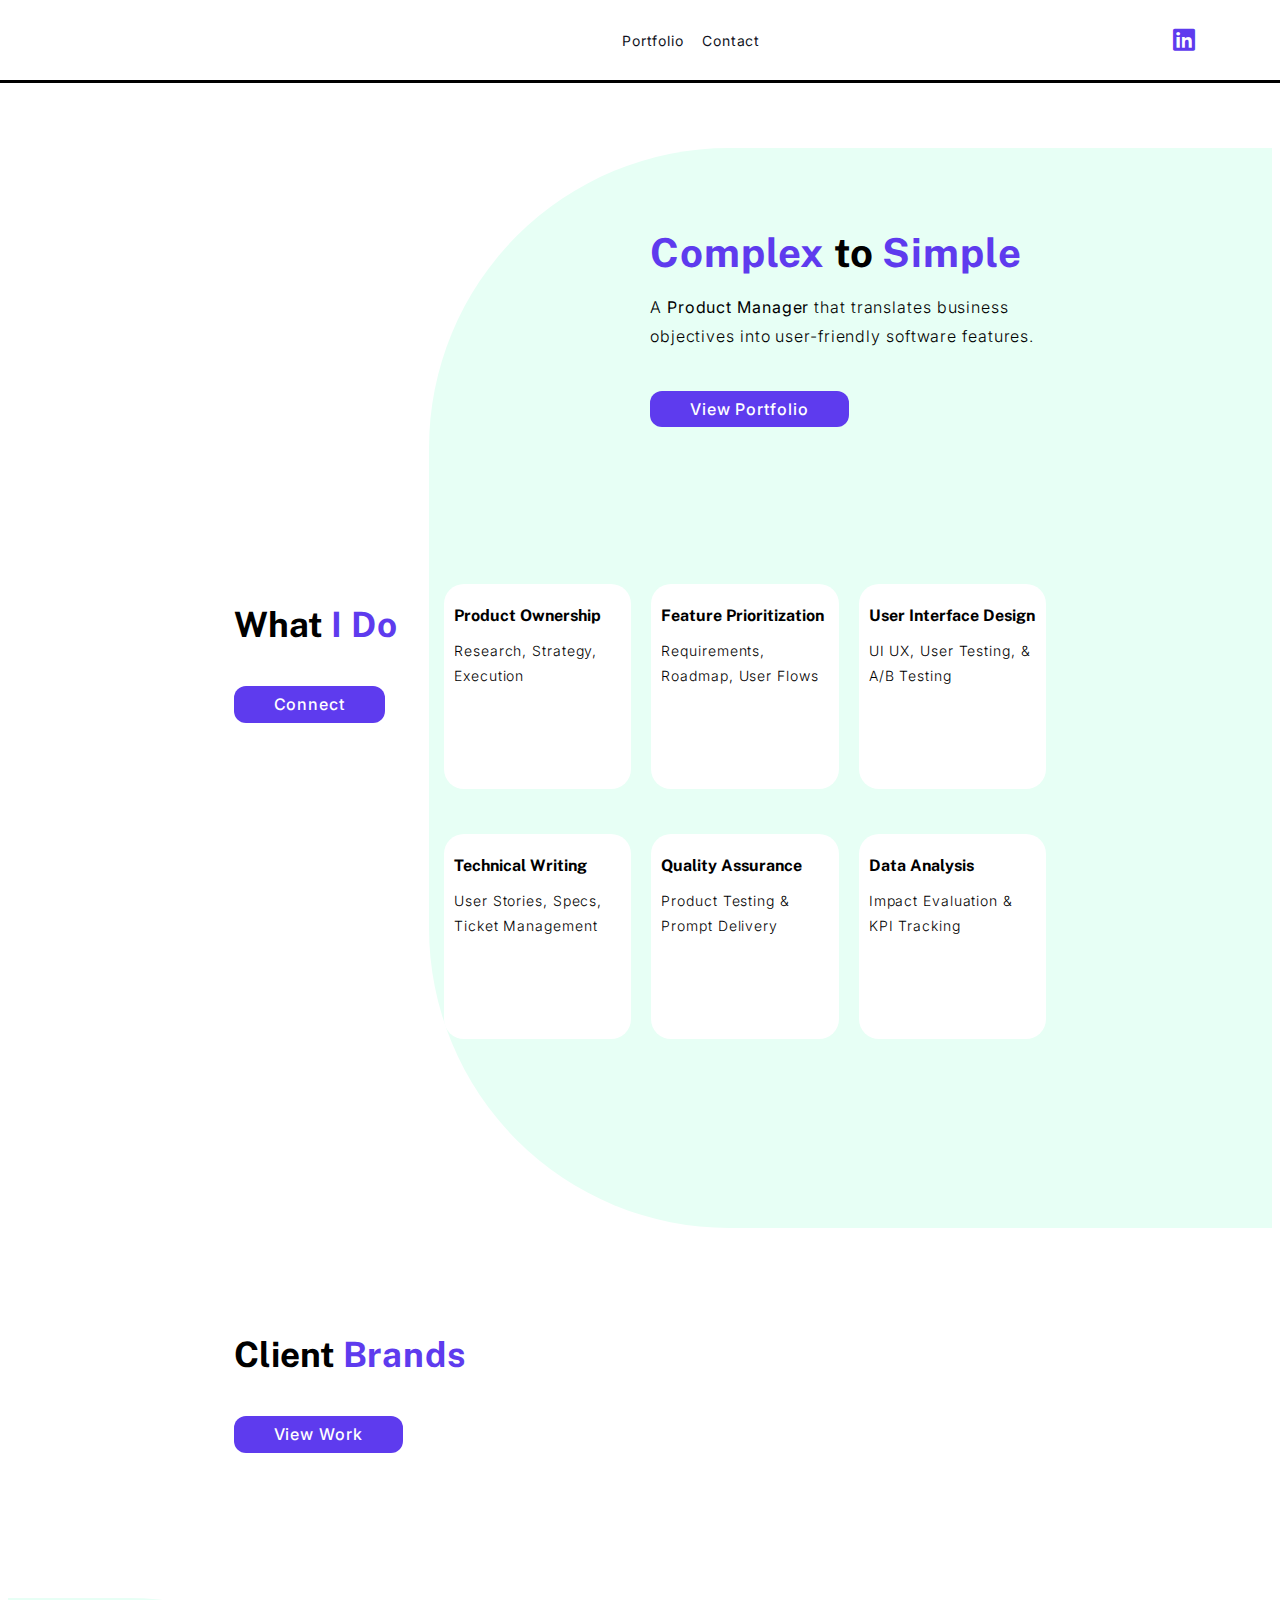
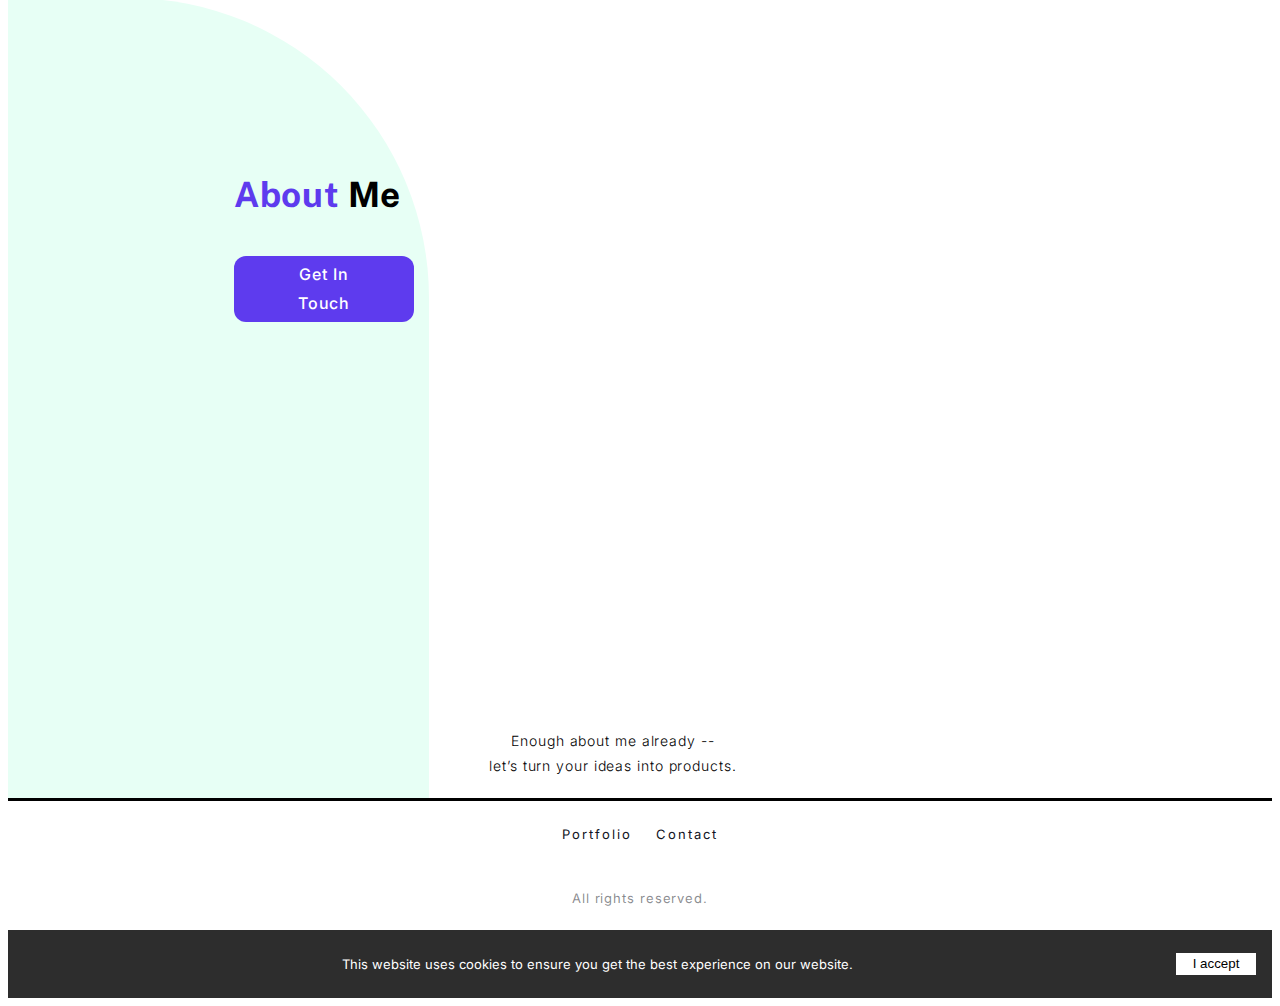
<file: index.html>
<!DOCTYPE html>
<html ⚡="" lang="en">
    <head>
        <!-- start template head here-->
        <meta charset="UTF-8" />
        <meta http-equiv="X-UA-Compatible" content="IE=edge" />
        <meta name="generator" content="Tea Asatiani" />
        <meta name="viewport" content="width=device-width, initial-scale=1, minimum-scale=1" />
        <meta name="author" content="Tea Asatiani" />
        <link rel="icon" type="image/png" href="https://raw.githubusercontent.com/teaasatiani/portfolio/main/images/favicon.svg" />
        <link rel="apple-touch-icon-precomposed" sizes="57x57" href="https://raw.githubusercontent.com/teaasatiani/portfolio/main/images/favicon.svg" />
        <link rel="preconnect" href="https://www.googletagmanager.com" />
        <script async="" custom-element="amp-youtube" src="https://cdn.ampproject.org/v0/amp-youtube-0.1.js"></script>
        <script async="" custom-element="amp-lightbox" src="https://cdn.ampproject.org/v0/amp-lightbox-0.1.js"></script>
        <script async="" custom-element="amp-iframe" src="https://cdn.ampproject.org/v0/amp-iframe-0.1.js"></script>
        <script async="" custom-element="amp-lightbox-gallery" src="https://cdn.ampproject.org/v0/amp-lightbox-gallery-0.1.js"></script>
        <script async="" custom-element="amp-user-notification" src="https://cdn.ampproject.org/v0/amp-user-notification-0.1.js"></script>
        <script async="" custom-element="amp-position-observer" src="https://cdn.ampproject.org/v0/amp-position-observer-0.1.js"></script>
        <script async="" custom-element="amp-animation" src="https://cdn.ampproject.org/v0/amp-animation-0.1.js"></script>
        <script async="" src="https://cdn.ampproject.org/v0.js"></script>
        <script async="" custom-element="amp-analytics" src="https://cdn.ampproject.org/v0/amp-analytics-0.1.js"></script>
        <script async="" custom-element="amp-carousel" src="https://cdn.ampproject.org/v0/amp-carousel-0.2.js"></script>
        <script async="" custom-element="amp-image-lightbox" src="https://cdn.ampproject.org/v0/amp-image-lightbox-0.1.js"></script>
        <script async="" custom-element="amp-fit-text" src="https://cdn.ampproject.org/v0/amp-fit-text-0.1.js"></script>
        <script async="" custom-element="amp-form" src="https://cdn.ampproject.org/v0/amp-form-0.1.js"></script>
        <script async="" custom-template="amp-mustache" src="https://cdn.ampproject.org/v0/amp-mustache-0.2.js"></script>
        <script async="" custom-element="amp-sidebar" src="https://cdn.ampproject.org/v0/amp-sidebar-0.1.js"></script>
        <script async="" custom-element="amp-accordion" src="https://cdn.ampproject.org/v0/amp-accordion-0.1.js"></script>
        <script async="" custom-element="amp-recaptcha-input" src="https://cdn.ampproject.org/v0/amp-recaptcha-input-0.1.js"></script>
        <script async="" custom-element="amp-addthis" src="https://cdn.ampproject.org/v0/amp-addthis-0.1.js"></script>
        <script async="" custom-element="amp-list" src="https://cdn.ampproject.org/v0/amp-list-0.1.js"></script>
        <script async="" custom-element="amp-selector" src="https://cdn.ampproject.org/v0/amp-selector-0.1.js"></script>
        <script async="" custom-element="amp-bind" src="https://cdn.ampproject.org/v0/amp-bind-0.1.js"></script>
        <script async="" custom-element="amp-fx-collection" src="https://cdn.ampproject.org/v0/amp-fx-collection-0.1.js"></script>
        <script async="" custom-element="amp-auto-ads" src="https://cdn.ampproject.org/v0/amp-auto-ads-0.1.js"></script>
        <script async="" custom-element="amp-vimeo" src="https://cdn.ampproject.org/v0/amp-vimeo-0.1.js"></script>
        <script async="" custom-element="amp-ad" src="https://cdn.ampproject.org/v0/amp-ad-0.1.js"></script>
        <script async="" custom-element="amp-script" src="https://cdn.ampproject.org/v0/amp-script-0.1.js"></script>
        <script async="" custom-element="amp-truncate-text" src="https://cdn.ampproject.org/v0/amp-truncate-text-0.1.js"></script>
        <style amp-boilerplate="">
            body {
                -webkit-animation: -amp-start 8s steps(1, end) 0s 1 normal both;
                -moz-animation: -amp-start 8s steps(1, end) 0s 1 normal both;
                -ms-animation: -amp-start 8s steps(1, end) 0s 1 normal both;
                animation: -amp-start 8s steps(1, end) 0s 1 normal both;
            }
            @-webkit-keyframes -amp-start {
                from {
                    visibility: hidden;
                }
                to {
                    visibility: visible;
                }
            }
            @-moz-keyframes -amp-start {
                from {
                    visibility: hidden;
                }
                to {
                    visibility: visible;
                }
            }
            @-ms-keyframes -amp-start {
                from {
                    visibility: hidden;
                }
                to {
                    visibility: visible;
                }
            }
            @-o-keyframes -amp-start {
                from {
                    visibility: hidden;
                }
                to {
                    visibility: visible;
                }
            }
            @keyframes -amp-start {
                from {
                    visibility: hidden;
                }
                to {
                    visibility: visible;
                }
            }
        </style>
        <noscript>
            <style amp-boilerplate="">
                body {
                    -webkit-animation: none;
                    -moz-animation: none;
                    -ms-animation: none;
                    animation: none;
                }
            </style>
        </noscript>
        <!-- end template head here-->
        
        <title>Tea's Product Management Website</title>
        <meta property="og:title" content="Tea's Product Management Website" />
        <meta property="og:description" content="Digital Product Marketing and Development Manager" />
        <meta name="description" content="Digital Product Marketing and Development Manager" />
        <meta property="og:image" content="https://raw.githubusercontent.com/teaasatiani/portfolio/main/images/OG_preview.png" />
        <meta property="og:image:secure_url" content="https://raw.githubusercontent.com/teaasatiani/portfolio/main/images/OG_preview.png" />
        <meta property="og:image:width" content="1100" />
        <meta property="og:image:height" content="600" />
        <meta property="og:type" content="website" />
        <meta property="og:site_name" content="teaasatiani.com" />
        <meta property="og:url" content="https://teaasatiani.com/" />
        <meta property="og:locale" content="en" />
        <link rel="canonical" href="https://teaasatiani.com/" />
        <link href="https://fonts.googleapis.com/css?family=DM+Serif+Text|Noto+Serif+SC:400,700,900|Montserrat|Lora|Roboto+Mono|Inter:100,200,300,500,600,700,800,900|Public+Sans:100,200,300,500,600,700,800,900&display=swap" rel="stylesheet"/>
        <link rel="stylesheet" href="style.css" />

        <script type="application/ld+json">
{
  "@context": "https://schema.org/",
  "@type": "Person",
  "name": "Tea Asatiani",
  "url": "http://teaasatiani.com/",
  "image": "https://teaasatiani.com/images/tea-asatiani.png",
  "sameAs": "https://www.linkedin.com/in/tea-as/",
  "jobTitle": "Product Manager"  
}
</script>

        
    </head>
    <body>
        <amp-analytics type="gtag" data-credentials="include">
            <script type="application/json">
                { "vars": { "gtag_id": "UA-00000000-1", "config": { "UA-00000000-1": { "groups": "default" } } } }
            </script>
        </amp-analytics>
        <div id="top-page"></div>
        <amp-animation id="showAnim" layout="nodisplay">
            <script type="application/json">
                {
                    "duration": "200ms",
                    "fill": "both",
                    "iterations": "1",
                    "direction": "alternate",
                    "animations": [
                        { "selector": "#scrollToTopButton", "keyframes": [{ "opacity": "1", "visibility": "visible", "transform": "translate(0, 0)" }] },
                        { "selector": "#custom-header", "keyframes": [{ "opacity": "1", "visibility": "visible", "transform": "translate(0, 0)" }] }
                    ]
                }
            </script>
        </amp-animation>
        <!-- ... and the second one is for adding the button.-->
        <amp-animation id="hideAnim" layout="nodisplay">
            <script type="application/json">
                {
                    "duration": "200ms",
                    "fill": "both",
                    "iterations": "1",
                    "direction": "alternate",
                    "animations": [
                        { "selector": "#scrollToTopButton", "keyframes": [{ "opacity": "0", "visibility": "hidden", "transform": "translate(0, 100%)" }] },
                        { "selector": "#custom-header", "keyframes": [{ "opacity": "0", "visibility": "hidden", "transform": "translate(0, -100%)" }] }
                    ]
                }
            </script>
        </amp-animation>
        <div id="marker"><amp-position-observer on="enter:hideAnim.start; exit:showAnim.start" layout="nodisplay"></amp-position-observer></div>
        <!-- css hack -->
        <div style="display: none;">
            <div class="show_more more_arr_top"></div>
        </div>
        <!-- css hack -->

        <header class="nav-abso nav-5" style="background-color: var(--navbar-bg-color); padding: 7px 5% 0px 5%; transform: none; border-bottom: 3px solid #000;" id="i05421460295656502">
            <div id="custom-header" style="background-color: rgb(255, 255, 255); display: none;" class="container"></div>
            <div class="nm_c" id="nav-wrapper">
                <div class="nm_lg">
                    <a href="/" style="height: 63px; margin: 0;">
                        <amp-img src="https://raw.githubusercontent.com/teaasatiani/portfolio/main/images/tea-asatiani.svg" width="150" height="48" layout="intrinsic" alt="Tea Asatiani" style="margin-top: 5px;"></amp-img>
                    </a>
                </div>
                <div class="ham_w">
                    <div id="hamb7" aria-label="menu icon" tabindex="0" role="button" on="tap:hamb7.toggleClass(class='mn_cls'),nv_m.toggleClass(class='nw_actv')">
                        <span style="background-color: rgb(15, 18, 33);"></span>
                        <span style="background-color: rgb(15, 18, 33);"></span>
                        <span style="background-color: rgb(15, 18, 33);"></span>
                    </div>
                </div>

                <div id="nv_m_c">
                    <div id="nv_m">
                        <div class="bg_tm" tabindex="0" role="button" on="tap:hamb7.toggleClass(class='mn_cls'),nv_m.toggleClass(class='nw_actv')"></div>
                        <div id="smart_list" class="nv_lst">
                            <a href="/portfolio/" class="display-text-2" style="color: rgb(15, 18, 33);">Portfolio</a>
                            <a href="https://raw.githubusercontent.com/teaasatiani/portfolio/main/files/2024_resume_tea_asatiani.pdf" target="_blank" class="display-text-2" style="color: rgb(15, 18, 33); display:none;">Resume</a>
                            <a href="/contact/" class="display-text-2" style="color: rgb(15, 18, 33);">Contact</a>
                            <a class="hideondesktop" href="https://www.linkedin.com/in/tea-as/" target="_blank"><i class="fab fa-linkedin" style="font-size: 30px; display: inline-block; color: rgb(94, 59, 238);"></i></a>
                            <a aria-label="more" class="nv-more display-text-2" style="color: rgb(0, 0, 0);" on="tap:smart_list.toggleClass(class='show_more'),more_arr.toggleClass(class='more_arr_top')">
                                More
                                <span id="more_arr"><i class="fas fa-angle-down" style="font-size: 20px;"></i></span>
                            </a>
                        </div>
                    </div>
                    <a class="hideonmobile" href="https://www.linkedin.com/in/tea-as/" target="_blank">
                        <i class="fab fa-linkedin" style="font-size: 25px; display: inline-block; color: rgb(94, 59, 238); position: absolute; top: 20px; right: 20px;"></i>
                    </a>
                </div>
            </div>
        </header>

        <!-- Start page -->

        <section id="1">
            <div class="row left padd140m70">
                <div class="col-4"></div>
                <div class="col-8" style="background-color: rgb(231, 255, 245); min-height: 420px; border-top-left-radius: 300px;"></div>
                <div class="col-12" style="padding: 5px; margin-top: -370px;">
                    <div class="col-6 nmart80m">
                        <amp-img src="https://raw.githubusercontent.com/teaasatiani/portfolio/main/images/arrow.gif" layout="intrinsic" alt="Complexity to simplicity arrow" width="932" height="240" style="margin-left: -20px;"></amp-img>
                    </div>
                    <div class="col-4" style="padding: 10px;">
                        <h1 class="display-title-1" style="letter-spacing: 0px; line-height: 1.5; font-weight: 700;">
                            <span style="color: rgb(94, 59, 238); font-weight: 700;">Complex</span> to <span style="color: rgb(94, 59, 238); font-weight: 700;">Simple</span>
                        </h1>
                        <p style="line-height: 1.8; font-weight: 300; max-width: 500px; margin: 10px auto 40px 0px;" class="display-text-1">
                            A <b>Product Manager</b> that translates business objectives into user-friendly software features.
                        </p>
                        <a class="btn display-text-3" href="/portfolio/">View Portfolio</a>
                    </div>
                    <div class="col-2"></div>
                </div>
            </div>
        </section>

        <section class="hideonmobile" id="2d">
            <div class="row left">
                <div class="col-2"></div>
                <div class="col-2">
                    <h2 class="display-title-2" style="letter-spacing: 0px; line-height: 1.5; font-weight: 700;">What <span style="color: rgb(94, 59, 238); font-weight: 700;">I Do</span></h2>
                    <a class="btn display-text-3" href="/contact/" style="margin-top: 20px;">Connect</a>
                    <a class="btn display-text-3" href="https://raw.githubusercontent.com/teaasatiani/portfolio/main/files/2024_resume_tea_asatiani.pdf" style="margin-top: 20px; display:none;">See Resume</a>
                </div>

                <div class="col-6" style="padding: 5px; background-color: rgb(231, 255, 245); min-height: 660px; border-bottom-left-radius: 300px; padding-bottom: 100px;">
                    <div class="row flexwrap" style="min-height: 500px; max-width: 650px; margin: auto;">
                        <div class="col-4 pad10" style="margin: 1px auto;">
                            <div class="pad10" style="background-color: white; border-radius: 20px; min-height: 205px;">
                                <amp-img
                                    src="https://raw.githubusercontent.com/teaasatiani/portfolio/main/icons/icon1-black-overlay.png"
                                    width="80"
                                    height="80"
                                    layout="intrinsic"
                                    alt=""
                                    aria-label="image"
                                    style="margin: 3px auto;"
                                ></amp-img>
                                <h3 class="display-title-3" style="letter-spacing: 0px; line-height: 1.5; font-weight: 700;">Product Ownership</h3>
                                <p style="line-height: 1.8; font-weight: 300; margin: 0px auto 20px auto;" class="display-text-2">Research, Strategy, Execution</p>
                            </div>
                        </div>
                        <div class="col-4 pad10" style="margin: 1px auto;">
                            <div class="pad10" style="background-color: white; border-radius: 20px; min-height: 205px;">
                                <amp-img
                                    src="https://raw.githubusercontent.com/teaasatiani/portfolio/main/icons/icon2-black-overlay.png"
                                    width="80"
                                    height="80"
                                    layout="intrinsic"
                                    alt=""
                                    aria-label="image"
                                    style="margin: 3px auto;"
                                ></amp-img>
                                <h3 class="display-title-3" style="letter-spacing: 0px; line-height: 1.5; font-weight: 700;">Feature Prioritization</h3>
                                <p style="line-height: 1.8; font-weight: 300; margin: 0px auto 20px auto;" class="display-text-2">Requirements, Roadmap, User Flows</p>
                            </div>
                        </div>
                        <div class="col-4 pad10" style="margin: 1px auto;">
                            <div class="pad10" style="background-color: white; border-radius: 20px; min-height: 205px;">
                                <amp-img
                                    src="https://raw.githubusercontent.com/teaasatiani/portfolio/main/icons/icon3-black-overlay.png"
                                    width="80"
                                    height="80"
                                    layout="intrinsic"
                                    alt=""
                                    aria-label="image"
                                    style="margin: 3px auto;"
                                ></amp-img>
                                <h3 class="display-title-3" style="letter-spacing: 0px; line-height: 1.5; font-weight: 700;">User Interface Design</h3>
                                <p style="line-height: 1.8; font-weight: 300; margin: 0px auto 20px auto;" class="display-text-2">UI UX, User Testing, & A/B Testing</p>
                            </div>
                        </div>
                        <div class="col-4 pad10" style="margin: 1px auto;">
                            <div class="pad10" style="background-color: white; border-radius: 20px; min-height: 205px;">
                                <amp-img
                                    src="https://raw.githubusercontent.com/teaasatiani/portfolio/main/icons/icon4-black-overlay.png"
                                    width="80"
                                    height="80"
                                    layout="intrinsic"
                                    alt=""
                                    aria-label="image"
                                    style="margin: 3px auto;"
                                ></amp-img>
                                <h3 class="display-title-3" style="letter-spacing: 0px; line-height: 1.5; font-weight: 700;">Technical Writing</h3>
                                <p style="line-height: 1.8; font-weight: 300; margin: 0px auto 20px auto;" class="display-text-2">User Stories, Specs, Ticket Management</p>
                            </div>
                        </div>
                        <div class="col-4 pad10" style="margin: 1px auto;">
                            <div class="pad10" style="background-color: white; border-radius: 20px; min-height: 205px;">
                                <amp-img
                                    src="https://raw.githubusercontent.com/teaasatiani/portfolio/main/icons/icon5-black-overlay.png"
                                    width="80"
                                    height="80"
                                    layout="intrinsic"
                                    alt=""
                                    aria-label="image"
                                    style="margin: 3px auto;"
                                ></amp-img>
                                <h3 class="display-title-3" style="letter-spacing: 0px; line-height: 1.5; font-weight: 700;">Quality Assurance</h3>
                                <p style="line-height: 1.8; font-weight: 300; margin: 0px auto 20px auto;" class="display-text-2">Product Testing & Prompt Delivery</p>
                            </div>
                        </div>
                        <div class="col-4 pad10" style="margin: 1px auto;">
                            <div class="pad10" style="background-color: white; border-radius: 20px; min-height: 205px;">
                                <amp-img
                                    src="https://raw.githubusercontent.com/teaasatiani/portfolio/main/icons/icon6-black-overlay.png"
                                    width="80"
                                    height="80"
                                    layout="intrinsic"
                                    alt=""
                                    aria-label="image"
                                    style="margin: 5px auto;"
                                ></amp-img>
                                <h3 class="display-title-3" style="letter-spacing: 0px; line-height: 1.5; font-weight: 700;">Data Analysis</h3>
                                <p style="line-height: 1.8; font-weight: 300; margin: 0px auto 20px auto;" class="display-text-2">Impact Evaluation & KPI Tracking</p>
                            </div>
                        </div>
                    </div>
                </div>

                <div class="col-2" style="padding: 5px; background-color: rgb(231, 255, 245); min-height: 660px;"></div>
            </div>
        </section>

        <!-- Carouserl on Mobile -->
        <section id="2m" class="hideondesktop" style="background-color: rgb(231, 255, 245);">
            <div class="row left">
                <div class="col-12">
                    <h2 class="display-title-2" style="letter-spacing: 0px; line-height: 1.5; font-weight: 700;margin-top: 10px;">What <span style="color: rgb(94, 59, 238); font-weight: 700;">I Do</span></h2>
                </div>
                <div class="col-12 hideondesktop padb60" style="padding-left: 15px;">
                    <amp-carousel height="270" layout="fixed-height" type="carousel" role="region" aria-label="Basic usage carousel" style="height: 270px; margin-top: -40px;">
                        <div class="slide">
                            <div class="row pad0" style="margin: 20px auto; min-height: 300px; min-width: 300px;">
                                <div class="pad10" style="background-color: white; border-radius: 20px;">
                                    <amp-img
                                        src="https://raw.githubusercontent.com/teaasatiani/portfolio/main/icons/icon1-black-overlay.png"
                                        width="100"
                                        height="100"
                                        layout="intrinsic"
                                        alt=""
                                        aria-label="image"
                                        style="margin: 5px auto;"
                                    ></amp-img>
                                    <h3 class="display-title-3" style="letter-spacing: 0px; line-height: 1.5; font-weight: 700;">Product Ownership</h3>
                                    <p style="line-height: 1.8; font-weight: 300; margin: 0px auto 20px auto;" class="display-text-2">Research, Strategy, Execution</p>
                                </div>
                            </div>
                        </div>
                        <div class="slide">
                            <div class="row pad0" style="margin: 20px auto; min-height: 300px; min-width: 300px;">
                                <div class="pad10" style="background-color: white; border-radius: 20px;">
                                    <amp-img
                                        src="https://raw.githubusercontent.com/teaasatiani/portfolio/main/icons/icon2-black-overlay.png"
                                        width="100"
                                        height="100"
                                        layout="intrinsic"
                                        alt=""
                                        aria-label="image"
                                        style="margin: 5px auto;"
                                    ></amp-img>
                                    <h3 class="display-title-3" style="letter-spacing: 0px; line-height: 1.5; font-weight: 700;">Feature Prioritization</h3>
                                    <p style="line-height: 1.8; font-weight: 300; margin: 0px auto 20px auto;" class="display-text-2">Requirements, Roadmap, User Flows</p>
                                </div>
                            </div>
                        </div>
                        <div class="slide">
                            <div class="row pad0" style="margin: 20px auto; min-height: 300px; min-width: 300px;">
                                <div class="pad10" style="background-color: white; border-radius: 20px;">
                                    <amp-img
                                        src="https://raw.githubusercontent.com/teaasatiani/portfolio/main/icons/icon3-black-overlay.png"
                                        width="100"
                                        height="100"
                                        layout="intrinsic"
                                        alt=""
                                        aria-label="image"
                                        style="margin: 5px auto;"
                                    ></amp-img>
                                    <h3 class="display-title-3" style="letter-spacing: 0px; line-height: 1.5; font-weight: 700;">User Interface Design</h3>
                                    <p style="line-height: 1.8; font-weight: 300; margin: 0px auto 20px auto;" class="display-text-2">UI UX, User Testing, & A/B Testing</p>
                                </div>
                            </div>
                        </div>
                        <div class="slide">
                            <div class="row pad0" style="margin: 20px auto; min-height: 300px; min-width: 300px;">
                                <div class="pad10" style="background-color: white; border-radius: 20px;">
                                    <amp-img
                                        src="https://raw.githubusercontent.com/teaasatiani/portfolio/main/icons/icon4-black-overlay.png"
                                        width="100"
                                        height="100"
                                        layout="intrinsic"
                                        alt=""
                                        aria-label="image"
                                        style="margin: 5px auto;"
                                    ></amp-img>
                                    <h3 class="display-title-3" style="letter-spacing: 0px; line-height: 1.5; font-weight: 700;">Technical Writing</h3>
                                    <p style="line-height: 1.8; font-weight: 300; margin: 0px auto 20px auto;" class="display-text-2">User Stories, Specs, Ticket Management</p>
                                </div>
                            </div>
                        </div>
                        <div class="slide">
                            <div class="row pad0" style="margin: 20px auto; min-height: 300px; min-width: 300px;">
                                <div class="pad10" style="background-color: white; border-radius: 20px;">
                                    <amp-img
                                        src="https://raw.githubusercontent.com/teaasatiani/portfolio/main/icons/icon5-black-overlay.png"
                                        width="100"
                                        height="100"
                                        layout="intrinsic"
                                        alt=""
                                        aria-label="image"
                                        style="margin: 5px auto;"
                                    ></amp-img>
                                    <h3 class="display-title-3" style="letter-spacing: 0px; line-height: 1.5; font-weight: 700;">Quality Assurance</h3>
                                    <p style="line-height: 1.8; font-weight: 300; margin: 0px auto 20px auto;" class="display-text-2">Product Testing & Prompt Delivery</p>
                                </div>
                            </div>
                        </div>
                        <div class="slide">
                            <div class="row pad0" style="margin: 20px auto; min-height: 300px; min-width: 300px;">
                                <div class="pad10" style="background-color: white; border-radius: 20px;">
                                    <amp-img
                                        src="https://raw.githubusercontent.com/teaasatiani/portfolio/main/icons/icon6-black-overlay.png"
                                        width="100"
                                        height="100"
                                        layout="intrinsic"
                                        alt=""
                                        aria-label="image"
                                        style="margin: 5px auto;"
                                    ></amp-img>
                                    <h3 class="display-title-3" style="letter-spacing: 0px; line-height: 1.5; font-weight: 700;">Data Analysis</h3>
                                    <p style="line-height: 1.8; font-weight: 300; margin: 0px auto 20px auto;" class="display-text-2">Impact Evaluation & KPI Tracking</p>
                                </div>
                            </div>
                        </div>
                    </amp-carousel>
                </div>
            </div>
        </section>

        <!-- Carouserl on Mobile Ends-->


 <!-- brand logos -->


 <section id="3" style="margin-top: 70px;">
    <div class="row left" style="min-height: 380px;">
        <div class="col-2"></div>
        <div class="col-2">
            <h2 class="display-title-2 nmart50m" style="letter-spacing: 0px; line-height: 1.5; font-weight: 700; min-width: 350px;">Client <span style="color: rgb(94, 59, 238); font-weight: 700;">Brands</span></h2>
            <a class="btn display-text-3" href="/portfolio/" style="margin-top: 20px;">View Work</a>
         </div>
        <div class="col-6 flexmiddle center">
            <div>
                <div class="row">
                    <div class="col-6 col-6m mart50m right">
                        <amp-img src="https://raw.githubusercontent.com/teaasatiani/portfolio/main/images/brands/toyota.png" width="200" height="64" layout="intrinsic" alt="Toyota" aria-label="image"></amp-img>
                    </div>
                    <div class="col-6 col-6m mart50m left">
                        <amp-img src="https://raw.githubusercontent.com/teaasatiani/portfolio/main/images/brands/boost.png" width="200" height="64" layout="intrinsic" alt="Boost Mobile" aria-label="image"></amp-img>
                    </div>
                </div>

                <div class="row hideondesktop">
                    <div class="col-6 col-6m mart50m right">
                        <amp-img src="https://raw.githubusercontent.com/teaasatiani/portfolio/main/images/brands/ontech.png" width="200" height="64" layout="intrinsic" alt="OnTech" aria-label="image"></amp-img>
                    </div>
                    <div class="col-6 col-6m mart50m left">
                        <amp-img src="https://raw.githubusercontent.com/teaasatiani/portfolio/main/images/brands/infinite.png" width="200" height="64" layout="intrinsic" alt="Boost Infinite" aria-label="image"></amp-img>
                    </div>
                </div>

                <div class="row center">
                    <div class="col-4 col-6m mart50m">
                        <amp-img src="https://raw.githubusercontent.com/teaasatiani/portfolio/main/images/brands/dish.png" width="200" height="64" layout="intrinsic" alt="Dish" aria-label="image"></amp-img>
                    </div>
                    <div class="col-4 col-6m mart50m">
                        <amp-img src="https://raw.githubusercontent.com/teaasatiani/portfolio/main/images/brands/curbio.png" width="200" height="64" layout="intrinsic" alt="Curbio" aria-label="image"></amp-img>
                    </div>
                    <div class="col-4 col-12m mart50m">
                        <amp-img src="https://raw.githubusercontent.com/teaasatiani/portfolio/main/images/brands/omnimoney.png" width="200" height="64" layout="intrinsic" alt="OmniMoney" aria-label="image"></amp-img>
                    </div>
                </div>
                <div class="row hideonmobile">
                    <div class="col-6 col-6m mart50m right">
                        <amp-img src="https://raw.githubusercontent.com/teaasatiani/portfolio/main/images/brands/ontech.png" width="200" height="64" layout="intrinsic" alt="OnTech" aria-label="image"></amp-img>
                    </div>
                    <div class="col-6 col-6m mart50m left">
                        <amp-img src="https://raw.githubusercontent.com/teaasatiani/portfolio/main/images/brands/infinite.png" width="200" height="64" layout="intrinsic" alt="Boost Infinite" aria-label="image"></amp-img>
                    </div>
                </div>
            </div>
        </div>
        <div class="col-2" style="padding: 5px;"></div>
    </div>
   
</section>


        <section id="4" >
            <div class="row left" style="min-height: 600px;">
                <div class="col-4 bg-desk-gr-mob-wh left" style="padding: 0px; border-top-right-radius: 300px; margin-top:-80px">
                    <div class="col-6 hideonmobile"></div>
                    <div class="col-6" style="margin-top: 140px;">
                        <h2 class="display-title-2 nmart50m" style="letter-spacing: 0px; line-height: 1.5; font-weight: 700;"><span style="color: rgb(94, 59, 238); font-weight: 700;">About</span> Me</h2>
                        <a class="btn display-text-3" href="/contact/" style="margin-top: 20px;">Get In Touch</a>
                    </div>
                </div>
                   
                <div class="col-6" style="padding: 5px; ">
                    <div class="col-12 hideondesktop">
                        <amp-img src="https://raw.githubusercontent.com/teaasatiani/portfolio/main/images/georgian-bruin.png" width="335" height="176" layout="intrinsic" alt="Georgian Bruin" aria-label="image"></amp-img>
                    </div>
                    <div class="col-12 hideondesktop" >
                        <amp-img
                            src="https://raw.githubusercontent.com/teaasatiani/portfolio/main/images/mobile-bubble.gif"
                            width="360"
                            height="429"
                            layout="intrinsic"
                            alt="speech bubble"
                            aria-label="image"
                            style="margin-bottom:-20px" 
                        ></amp-img>
                        <amp-img
                            src="https://raw.githubusercontent.com/teaasatiani/portfolio/main/images/bubble-mobile.png"
                            width="360"
                            height="429"
                            layout="intrinsic"
                            alt="hobbies"
                            aria-label="image"
                            style="margin-top:-400px"   
                        ></amp-img>
                    </div>

                    <div class="col-2">
                        <amp-img
                            src="https://raw.githubusercontent.com/teaasatiani/portfolio/main/images/me-booboo.png"
                            width="422"
                            height="430"
                            layout="intrinsic"
                            alt="headshot with a pet"
                            aria-label="image"
                            style="position: absolute; bottom: 70px;" 
                        ></amp-img>
                    </div>

                    <div class="col-6 hideonmobile" style="min-height: 200px;">
                        <amp-img
                            src="https://raw.githubusercontent.com/teaasatiani/portfolio/main/images/desktop-bubble.gif"
                            width="480"
                            height="350"
                            layout="intrinsic"
                            alt="speech bubble"
                            aria-label="image"
                            style="position: absolute; top: 40px;"
                        ></amp-img>
                        <amp-img
                        src="https://raw.githubusercontent.com/teaasatiani/portfolio/main/images/speech-bubble-text.png"
                        width="480"
                        height="350"
                        layout="intrinsic"
                        alt="hobbies"
                        aria-label="image"
                        style="position: absolute; top: 40px;"
                    ></amp-img>
                    </div>

                    <div class="col-1 hideonmobile" style="min-height: 200px;">
                        <amp-img
                            src="https://raw.githubusercontent.com/teaasatiani/portfolio/main/images/georgian-bruin-desk.png"
                            width="232"
                            height="126"
                            layout="intrinsic"
                            alt="Georgian Bruin"
                            aria-label="image"
                            style="position: absolute; bottom: 220px; left: 60vw;"
                        ></amp-img>
                    </div>
                    <div class="col-3" style="min-height: 200px;"></div>
                    <div class="col-12 center">
                        <p style="line-height: 1.8; font-weight: 300; position: absolute; bottom: 10px; margin-left: 40px;" class="display-text-2">
                            Enough about me already -- <br />
                            let’s turn your ideas into products.
                        </p>
                    </div>
                </div>
                <div class="col-2" style="padding: 5px;"></div>
                <div class="col-12 hideondesktop" style="background-color: rgb(231, 255, 245); min-height:900px; border-top-right-radius: 300px; margin-top:-900px;"></div> 
            </div>
            
        </section>

       

        <!-- Footer -->

        <footer id="100">
            <div class="row" style="border-top: 3px solid #000; padding-top: 10px; padding-bottom: 10px;">
                <div class="col-12 pad0 center" style="color: rgb(15, 18, 33);">
                    <a class="pad10 display-text-4" href="/portfolio/" style="display: inline-block; letter-spacing: 2px; margin-top: 0px; margin-bottom: 0px;">Portfolio</a>
                    <a
                        class="pad10 display-text-4"
                        href="https://raw.githubusercontent.com/teaasatiani/portfolio/main/files/2024_resume_tea_asatiani.pdf"
                        style="display: inline-block; letter-spacing: 2px; margin-top: 0px; margin-bottom: 0px;visibility: hidden; display:none;"
                    >
                        Resume
                    </a>
                    <a class="pad10 display-text-4" href="/contact/" style="display: inline-block; letter-spacing: 2px;">Contact</a>
                </div>
            </div>
            <div class="row flexmiddle">
                <div class="col-12 pad0 center" style="color: rgba(15, 18, 33, 0.5);">
                    <p style="line-height: 1.8; margin: 20px auto;" class="display-text-4">All rights reserved.</p>
                </div>
            </div>
        </footer>

        <amp-user-notification id="my-notification" class="cookie-notification" layout="nodisplay">
            <p class="display-text-4" style="letter-spacing: normal;">This website uses cookies to ensure you get the best experience on our website.</p>
            <button on="tap:my-notification.dismiss" style="margin-left: 5px; background-color: #fff; border: none; line-height: 20px;">I accept</button>
        </amp-user-notification>
        <button id="scrollToTopButton" on="tap:top-page.scrollTo(duration=800)" class="btn" style="background-color: #000; text-align: center; border-radius: 20em; padding: 10px;" aria-label="scrolltotop">
            <amp-img width="30" height="30" layout="fixed" src="https://raw.githubusercontent.com/teaasatiani/portfolio/main/images/angle-double-up-solid.svg" alt="arrow up"></amp-img>
        </button>
    </body>
</html>
</file>
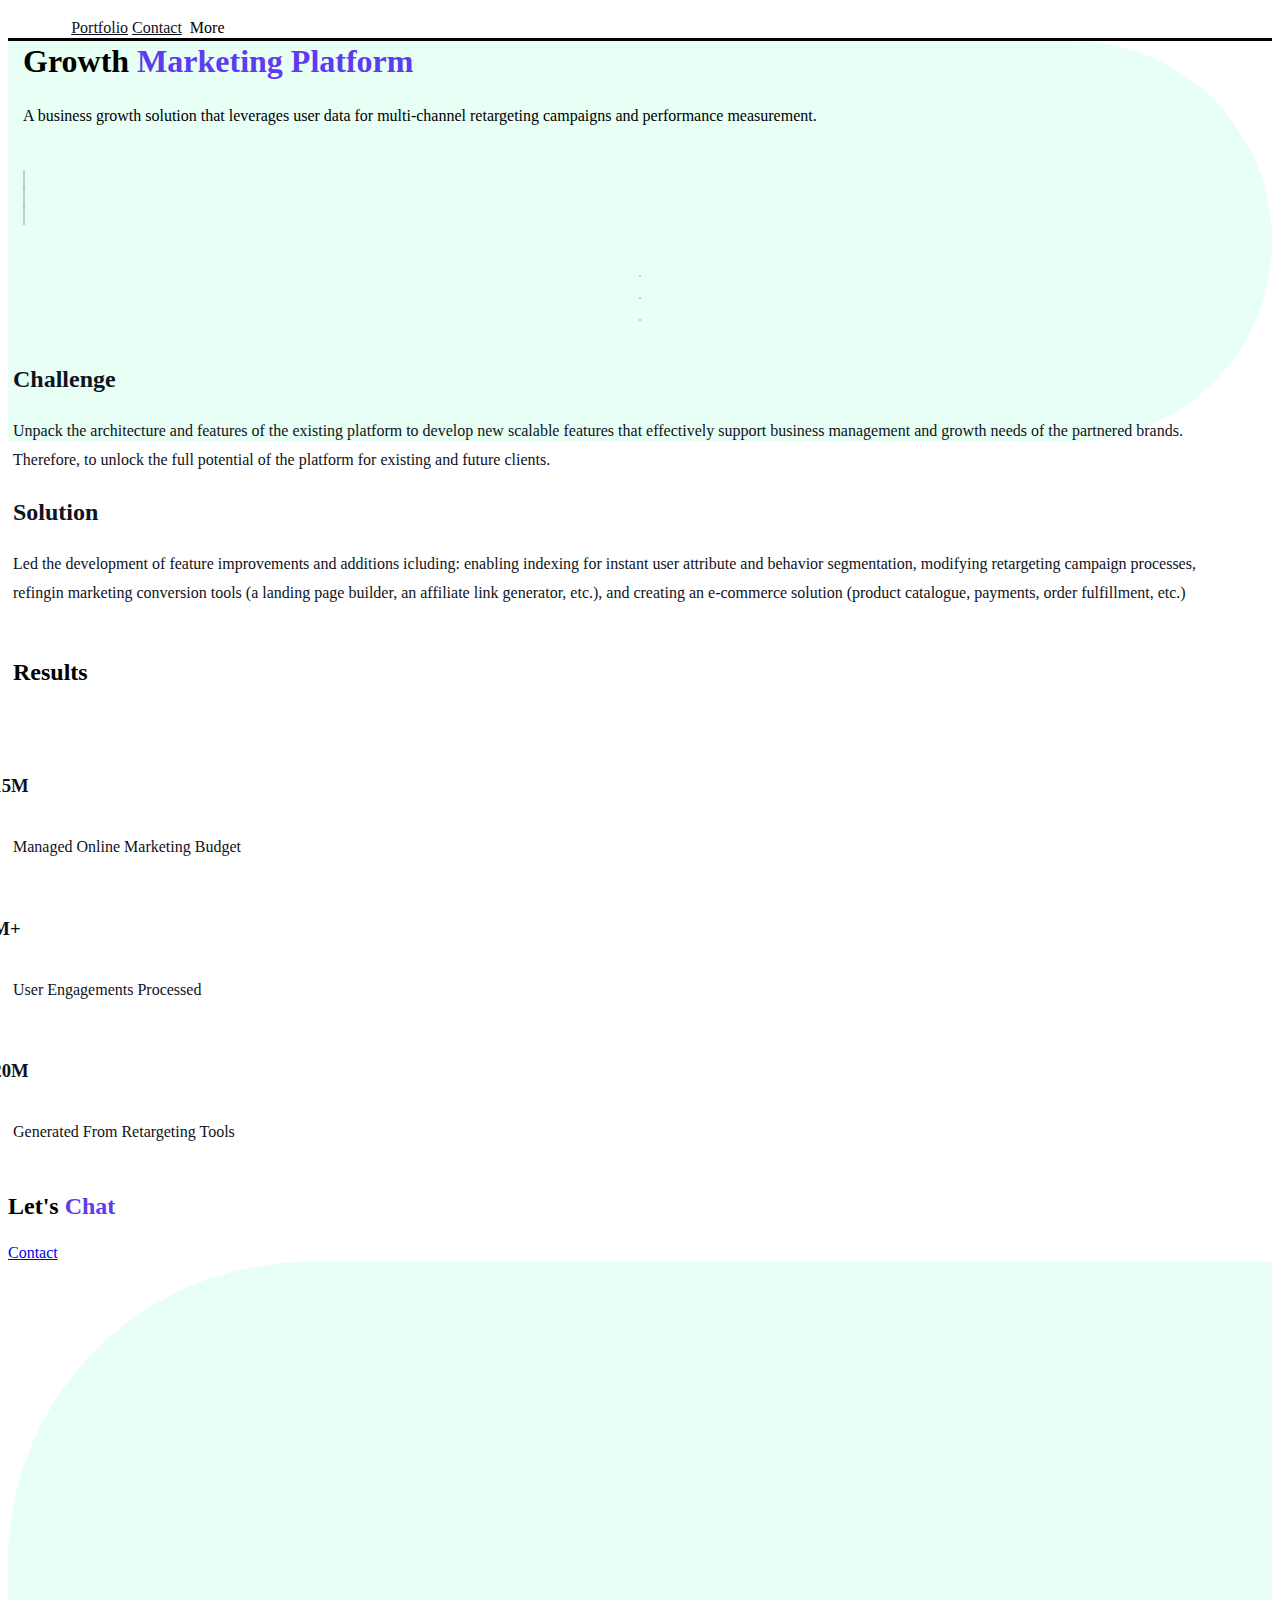
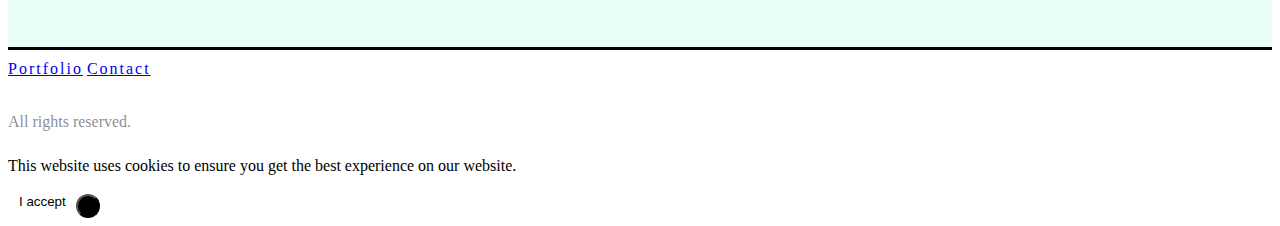
<file: marketing-platform/index.html>
<!DOCTYPE html>
<html ⚡="" lang="en">
    <head>
        <!-- start template head here-->
        <meta charset="UTF-8" />
        <meta http-equiv="X-UA-Compatible" content="IE=edge" />
        <meta name="generator" content="Tea Asatiani" />
        <meta name="viewport" content="width=device-width, initial-scale=1, minimum-scale=1" />
        <meta name="author" content="Tea Asatiani" />
        <link rel="icon" type="image/png" href="https://raw.githubusercontent.com/teaasatiani/portfolio/main/images/favicon.svg" />
        <link rel="apple-touch-icon-precomposed" sizes="57x57" href="https://raw.githubusercontent.com/teaasatiani/portfolio/main/images/favicon.svg" />
        <link rel="preconnect" href="https://www.googletagmanager.com" />
        <script async="" custom-element="amp-youtube" src="https://cdn.ampproject.org/v0/amp-youtube-0.1.js"></script>
        <script async="" custom-element="amp-lightbox" src="https://cdn.ampproject.org/v0/amp-lightbox-0.1.js"></script>
        <script async="" custom-element="amp-iframe" src="https://cdn.ampproject.org/v0/amp-iframe-0.1.js"></script>
        <script async="" custom-element="amp-lightbox-gallery" src="https://cdn.ampproject.org/v0/amp-lightbox-gallery-0.1.js"></script>
        <script async="" custom-element="amp-user-notification" src="https://cdn.ampproject.org/v0/amp-user-notification-0.1.js"></script>
        <script async="" custom-element="amp-position-observer" src="https://cdn.ampproject.org/v0/amp-position-observer-0.1.js"></script>
        <script async="" custom-element="amp-animation" src="https://cdn.ampproject.org/v0/amp-animation-0.1.js"></script>
        <script async="" src="https://cdn.ampproject.org/v0.js"></script>
        <script async="" custom-element="amp-analytics" src="https://cdn.ampproject.org/v0/amp-analytics-0.1.js"></script>
        <script async="" custom-element="amp-carousel" src="https://cdn.ampproject.org/v0/amp-carousel-0.2.js"></script>
        <script async="" custom-element="amp-image-lightbox" src="https://cdn.ampproject.org/v0/amp-image-lightbox-0.1.js"></script>
        <script async="" custom-element="amp-fit-text" src="https://cdn.ampproject.org/v0/amp-fit-text-0.1.js"></script>
        <script async="" custom-element="amp-form" src="https://cdn.ampproject.org/v0/amp-form-0.1.js"></script>
        <script async="" custom-template="amp-mustache" src="https://cdn.ampproject.org/v0/amp-mustache-0.2.js"></script>
        <script async="" custom-element="amp-sidebar" src="https://cdn.ampproject.org/v0/amp-sidebar-0.1.js"></script>
        <script async="" custom-element="amp-accordion" src="https://cdn.ampproject.org/v0/amp-accordion-0.1.js"></script>
        <script async="" custom-element="amp-recaptcha-input" src="https://cdn.ampproject.org/v0/amp-recaptcha-input-0.1.js"></script>
        <script async="" custom-element="amp-addthis" src="https://cdn.ampproject.org/v0/amp-addthis-0.1.js"></script>
        <script async="" custom-element="amp-list" src="https://cdn.ampproject.org/v0/amp-list-0.1.js"></script>
        <script async="" custom-element="amp-selector" src="https://cdn.ampproject.org/v0/amp-selector-0.1.js"></script>
        <script async="" custom-element="amp-bind" src="https://cdn.ampproject.org/v0/amp-bind-0.1.js"></script>
        <script async="" custom-element="amp-fx-collection" src="https://cdn.ampproject.org/v0/amp-fx-collection-0.1.js"></script>
        <script async="" custom-element="amp-auto-ads" src="https://cdn.ampproject.org/v0/amp-auto-ads-0.1.js"></script>
        <script async="" custom-element="amp-vimeo" src="https://cdn.ampproject.org/v0/amp-vimeo-0.1.js"></script>
        <script async="" custom-element="amp-ad" src="https://cdn.ampproject.org/v0/amp-ad-0.1.js"></script>
        <script async="" custom-element="amp-script" src="https://cdn.ampproject.org/v0/amp-script-0.1.js"></script>
        <script async="" custom-element="amp-truncate-text" src="https://cdn.ampproject.org/v0/amp-truncate-text-0.1.js"></script>
        <style amp-boilerplate="">
            body {
                -webkit-animation: -amp-start 8s steps(1, end) 0s 1 normal both;
                -moz-animation: -amp-start 8s steps(1, end) 0s 1 normal both;
                -ms-animation: -amp-start 8s steps(1, end) 0s 1 normal both;
                animation: -amp-start 8s steps(1, end) 0s 1 normal both;
            }
            @-webkit-keyframes -amp-start {
                from {
                    visibility: hidden;
                }
                to {
                    visibility: visible;
                }
            }
            @-moz-keyframes -amp-start {
                from {
                    visibility: hidden;
                }
                to {
                    visibility: visible;
                }
            }
            @-ms-keyframes -amp-start {
                from {
                    visibility: hidden;
                }
                to {
                    visibility: visible;
                }
            }
            @-o-keyframes -amp-start {
                from {
                    visibility: hidden;
                }
                to {
                    visibility: visible;
                }
            }
            @keyframes -amp-start {
                from {
                    visibility: hidden;
                }
                to {
                    visibility: visible;
                }
            }
        </style>
        <noscript>
            <style amp-boilerplate="">
                body {
                    -webkit-animation: none;
                    -moz-animation: none;
                    -ms-animation: none;
                    animation: none;
                }
            </style>
        </noscript>
        <!-- end template head here-->
        <title>Growth Marketing Platform Product Management</title>
        <meta property="og:title" content="Growth Marketing Platform Product Management" />
        <meta property="og:description" content="A digital user acquisition & retargeting platform for business growth that leverages advanced user interaction tracking with a brand's digital assets through segmentation and multi-channel end-to-end campaigns."/>
        <meta name="description" content="A digital user acquisition & retargeting platform for business growth that leverages advanced user interaction tracking with a brand's digital assets through segmentation and multi-channel end-to-end campaigns."/>
        <meta property="og:image" content="https://raw.githubusercontent.com/teaasatiani/portfolio/main/images/OG_preview.png" />
        <meta property="og:image:secure_url" content="https://raw.githubusercontent.com/teaasatiani/portfolio/main/images/OG_preview.png" />
        <meta property="og:image:width" content="1100" />
        <meta property="og:image:height" content="600" />
        <meta property="og:type" content="website" />
        <meta property="og:site_name" content="teaasatiani.com" />
        <meta property="og:url" content="https://teaasatiani.com/marketing-platform/" />
        <meta property="og:locale" content="en" />
        <link rel="canonical" href="https://teaasatiani.com/marketing-platform/" />
        <link href="https://fonts.googleapis.com/css?family=DM+Serif+Text|Noto+Serif+SC:400,700,900|Montserrat|Lora|Roboto+Mono|Inter:100,200,300,500,600,700,800,900|Public+Sans:100,200,300,500,600,700,800,900&display=swap" rel="stylesheet"/>
        <link rel="stylesheet" href="https://teaasatiani.com/style.css" />
    </head>
    <body>
        <amp-analytics type="gtag" data-credentials="include">
            <script type="application/json">
                { "vars": { "gtag_id": "UA-00000000-1", "config": { "UA-00000000-1": { "groups": "default" } } } }
            </script>
        </amp-analytics>
        <div id="top-page"></div>
        <amp-animation id="showAnim" layout="nodisplay">
            <script type="application/json">
                {
                    "duration": "200ms",
                    "fill": "both",
                    "iterations": "1",
                    "direction": "alternate",
                    "animations": [
                        { "selector": "#scrollToTopButton", "keyframes": [{ "opacity": "1", "visibility": "visible", "transform": "translate(0, 0)" }] },
                        { "selector": "#custom-header", "keyframes": [{ "opacity": "1", "visibility": "visible", "transform": "translate(0, 0)" }] }
                    ]
                }
            </script>
        </amp-animation>
        <!-- ... and the second one is for adding the button.-->
        <amp-animation id="hideAnim" layout="nodisplay">
            <script type="application/json">
                {
                    "duration": "200ms",
                    "fill": "both",
                    "iterations": "1",
                    "direction": "alternate",
                    "animations": [
                        { "selector": "#scrollToTopButton", "keyframes": [{ "opacity": "0", "visibility": "hidden", "transform": "translate(0, 100%)" }] },
                        { "selector": "#custom-header", "keyframes": [{ "opacity": "0", "visibility": "hidden", "transform": "translate(0, -100%)" }] }
                    ]
                }
            </script>
        </amp-animation>
        <div id="marker"><amp-position-observer on="enter:hideAnim.start; exit:showAnim.start" layout="nodisplay"></amp-position-observer></div>
        <!-- css hack -->
        <div style="display: none;">
            <div class="show_more more_arr_top"></div>
        </div>
        <!-- css hack -->

        <header class="nav-abso nav-5" style="background-color: var(--navbar-bg-color); padding: 7px 5% 0px 5%; transform: none; border-bottom: 3px solid #000;" id="i05421460295656502">
            <div id="custom-header" style="background-color: rgb(255, 255, 255); display: none;" class="container"></div>
            <div class="nm_c" id="nav-wrapper">
                <div class="nm_lg">
                    <a href="/" style="height: 63px; margin: 0;">
                        <amp-img src="https://raw.githubusercontent.com/teaasatiani/portfolio/main/images/tea-asatiani.svg" width="150" height="48" layout="intrinsic" alt="Tea Asatiani" style="margin-top: 5px;"></amp-img>
                    </a>
                </div>
                <div class="ham_w">
                    <div id="hamb7" aria-label="menu icon" tabindex="0" role="button" on="tap:hamb7.toggleClass(class='mn_cls'),nv_m.toggleClass(class='nw_actv')">
                        <span style="background-color: rgb(15, 18, 33);"></span>
                        <span style="background-color: rgb(15, 18, 33);"></span>
                        <span style="background-color: rgb(15, 18, 33);"></span>
                    </div>
                </div>

                <div id="nv_m_c">
                    <div id="nv_m">
                        <div class="bg_tm" tabindex="0" role="button" on="tap:hamb7.toggleClass(class='mn_cls'),nv_m.toggleClass(class='nw_actv')"></div>
                        <div id="smart_list" class="nv_lst">
                            <a href="/portfolio/" class="display-text-2" style="color: rgb(15, 18, 33);">Portfolio</a>
                            <a href="https://raw.githubusercontent.com/teaasatiani/portfolio/main/files/2024_resume_tea_asatiani.pdf" target="_blank" class="display-text-2" style="color: rgb(15, 18, 33); display:none;">Resume</a>
                            <a href="/contact/" class="display-text-2" style="color: rgb(15, 18, 33);">Contact</a>
                            <a class="hideondesktop" href="https://www.linkedin.com/in/tea-as/" target="_blank"><i class="fab fa-linkedin" style="font-size: 30px; display: inline-block; color: rgb(94, 59, 238);"></i></a>
                            <a aria-label="more" class="nv-more display-text-2" style="color: rgb(0, 0, 0);" on="tap:smart_list.toggleClass(class='show_more'),more_arr.toggleClass(class='more_arr_top')">
                                More
                                <span id="more_arr"><i class="fas fa-angle-down" style="font-size: 20px;"></i></span>
                            </a>
                        </div>
                    </div>
                    <a class="hideonmobile" href="https://www.linkedin.com/in/tea-as/" target="_blank">
                        <i class="fab fa-linkedin" style="font-size: 25px; display: inline-block; color: rgb(94, 59, 238); position: absolute; top: 20px; right: 20px;"></i>
                    </a>
                </div>
            </div>
        </header>

        <!-- Start page -->

        <section id="1">
            <div class="row left padd140m100">
                <div class="col-9" style="background-color: rgb(231, 255, 245); min-height: 400px; border-top-right-radius: 300px; border-bottom-right-radius: 300px;"></div>
                <div class="col-3"></div>
            </div>
            <div class="row flexmiddle left">
                <div class="col-2 hideonmobile"></div>
                <div class="col-6" style="padding: 15px; margin-top: -440px;">
                    <h1 style="letter-spacing: 0px; line-height: 1.5; font-weight: 800;" class="display-title-1">
                        Growth <span style="color: rgb(94, 59, 238); font-weight: 800; line-height: 1.5; letter-spacing: 0px;">Marketing Platform</span>
                    </h1>
                    <p class="display-text-1 subheader">A business growth solution that leverages user data for multi-channel retargeting campaigns and performance measurement.</p>
                  
                </div>
                <div class="col-4 hideonmobile"></div>
            </div>
        </section>

        <section class="pad70d0m" id="2">
            <div class="row" style="color: rgb(15, 18, 33);">
                <div class="col-2 hideonmobile"></div>
                <div class="col-8 hideonmobile" style="padding: 15px;">
                    <div class="col-4 pad0">
                        <amp-img
                            aria-label="image"
                            src="https://raw.githubusercontent.com/teaasatiani/portfolio/main/images/gmp/audiences.png"
                            layout="intrinsic"
                            alt="audiences"
                            width="1440"
                            height="1466"
                            style="border: 1px solid rgba(15, 18, 33, 0.2);"
                        ></amp-img>
                    </div>
                    <div class="col-4 pad0">
                        <amp-img
                            aria-label="image"
                            src="https://raw.githubusercontent.com/teaasatiani/portfolio/main/images/gmp/drip-campaigns.png"
                            layout="intrinsic"
                            alt="drip campaigns"
                            width="1440"
                            height="1466"
                            style="border: 1px solid rgba(15, 18, 33, 0.2);"
                        ></amp-img>
                    </div>
                    <div class="col-4 pad0">
                        <amp-img
                            aria-label="image"
                            src="https://raw.githubusercontent.com/teaasatiani/portfolio/main/images/gmp/dashboard.png"
                            layout="intrinsic"
                            alt="dashboard"
                            width="1440"
                            height="1466"
                            style="border: 1px solid rgba(15, 18, 33, 0.2);"
                        ></amp-img>
                    </div>
                </div>
                <div class="col-8 hideondesktop nmart50m" style="padding: 15px;">
                    <amp-carousel type="slides" height="300px" class="slidr" layout="fixed-height" controls="" id="carouselWithPreview" on="slideChange:carouselWithPreviewSelector.toggle(index=event.index, value=true)">
                        <div class="bgcover bgcc">
                            <div class="container center pad0" style="position: relative; z-index: 2; max-width: 100vw;">
                                <div class="row flexwrap flexmiddle pad0" style="height: 100%; justify-content: center; margin-top: 20px;">
                                    <div class="col-12 pad0" style="display: flex; justify-content: center;">
                                        <amp-img
                            aria-label="image"
                            src="https://raw.githubusercontent.com/teaasatiani/portfolio/main/images/gmp/audiences.png"
                            layout="intrinsic"
                            alt="audiences"
                            width="1440"
                            height="1466"
                            style="border: 1px solid rgba(15, 18, 33, 0.2);"
                        ></amp-img>
                                    </div>
                                </div>
                            </div>
                        </div>
                        <div class="bgcover bgcc">
                            <div class="container center pad0" style="position: relative; z-index: 2; max-width: 100vw;">
                                <div class="row flexwrap flexmiddle pad0" style="height: 100%; justify-content: center; margin-top: 20px;">
                                    <div class="col-12 pad0" style="display: flex; justify-content: center;">
                                       
                                        <amp-img
                            aria-label="image"
                            src="https://raw.githubusercontent.com/teaasatiani/portfolio/main/images/gmp/drip-campaigns.png"
                            layout="intrinsic"
                            alt="drip campaigns"
                            width="1440"
                            height="1466"
                            style="border: 1px solid rgba(15, 18, 33, 0.2);"
                        ></amp-img>
                                    
                                    </div>
                                </div>
                            </div>
                        </div>
                      
                        <div class="bgcover bgcc" id="1678296672002">
                            <div class="container center pad0" style="position: relative; z-index: 2; max-width: 100vw;">
                                <div class="row flexwrap flexmiddle pad0" style="height: 100%; justify-content: center; margin-top: 20px;">
                                    <div class="col-12 pad0" style="display: flex; justify-content: center;">
                                        <amp-img
                                            aria-label="image"
                                            src="https://raw.githubusercontent.com/teaasatiani/portfolio/main/images/gmp/dashboard.png"
                                            layout="intrinsic"
                                            alt="dashboard"
                                            width="1440"
                                            height="1466"
                                            style="border: 1px solid rgba(15, 18, 33, 0.2);"
                                        ></amp-img>
                                    </div>
                                </div>
                            </div>
                        </div>
                    </amp-carousel>
                    
                </div>
                <div class="col-2 hideonmobile"></div>
            </div>
        </section>

        <section class="" id="3">
            <div class="row" style="padding: 5px; color: rgb(15, 18, 33);">
                <div class="col-2"></div>
                <div class="col-4 pad10">
                    <h2 style="letter-spacing: 0px; line-height: 1.5; font-weight: 700;" class="display-title-2 nmart50m">Challenge</h2>
                    <p style="line-height: 1.8; margin-top: 20px; font-weight: 300; max-width: 95%; margin-left: 0px;" class="display-text-1">
                        Unpack the architecture and features of the existing platform to develop new scalable features that effectively support business management and growth needs of the partnered brands. Therefore, to unlock the full
                        potential of the platform for existing and future clients.
                    </p>
                </div>
                <div class="col-4 pad10">
                    <h2 style="letter-spacing: 0px; line-height: 1.5; font-weight: 700;" class="display-title-2 mart60m">Solution</h2>
                    <p style="line-height: 1.8; margin-top: 20px; font-weight: 300; max-width: 95%; margin-left: 0px;" class="display-text-1">
                        Led the development of feature improvements and additions icluding: enabling indexing for instant user attribute and behavior segmentation, modifying retargeting campaign processes, refingin marketing conversion
                        tools (a landing page builder, an affiliate link generator, etc.), and creating an e-commerce solution (product catalogue, payments, order fulfillment, etc.)
                    </p>
                </div>
            </div>
            <div class="col-2"></div>
        </section>

        <section class="pad70d0m" id="4">
            <div class="row" style="padding: 5px;">
                <div class="col-2 hideonmobile"></div>
                <div class="col-8"> <h2 style="letter-spacing: 0px; line-height: 1.5; font-weight: 700;" class="display-title-2 nmart50m">Results</h2></div>
                <div class="col-2 hideonmobile"></div> 
            </div> 
           <div class="row" style="padding: 5px; color: rgb(15, 18, 33);">
                <div class="col-2 hideonmobile"></div>
                <div class="col-3 pad10">
                    
                    <h3 style="letter-spacing: 0px; line-height: 1.5; font-weight: 700;" class="display-title-2">
                        <i class="mar0 fas fa-circle" style="font-size: 50px; color: rgba(94, 59, 238, 0.2); margin-right: -30px; z-index: 0;"></i> $15M
                    </h3>
                    <p style="line-height: 1.8; margin-top: 20px; font-weight: 300; max-width: 97%;" class="display-text-1">Managed Online Marketing Budget</p>
                </div>
                <div class="col-3 pad10">
                    <h3 style="letter-spacing: 0px; line-height: 1.5; font-weight: 700;" class="display-title-2">
                        <i class="mar0 fas fa-circle" style="font-size: 50px; color: rgba(94, 59, 238, 0.2); margin-right: -30px; z-index: 0;"></i> 9M+
                    </h3>
                    <p style="line-height: 1.8; margin-top: 20px; font-weight: 300; max-width: 97%;" class="display-text-1">User Engagements Processed</p>
                </div>
                <div class="col-3 pad10">
                    <h3 style="letter-spacing: 0px; line-height: 1.5; font-weight: 700;" class="display-title-2">
                        <i class="mar0 fas fa-circle" style="font-size: 50px; color: rgba(94, 59, 238, 0.2); margin-right: -30px; z-index: 0;"></i> $20M
                    </h3>
                    <p style="line-height: 1.8; margin-top: 20px; font-weight: 300; max-width: 97%;" class="display-text-1">Generated From Retargeting Tools</p>
                </div>
                <div class="col-2 hideonmobile"></div>
            </div>
        </section>

        <section id="5">
            <div class="row left">
                <div class="col-2"></div>
                <div class="col-2">
                    <h2 class="display-title-2 padt40 nmart50m" style="letter-spacing: 0px; line-height: 1.5; font-weight: 700;">Let's <span style="color: rgb(94, 59, 238); font-weight: 700; line-height: 1.5; letter-spacing: 0px;">Chat</span></h2>
                    <a class="btn display-text-3" href="/contact/" style="margin-top: 20px;">Contact</a>
                </div>
                <div class="col-8" style="background-color: rgb(231, 255, 245); min-height: 385px; border-top-left-radius: 300px;"></div>
            </div>
        </section>

        <!-- Footer -->

        <footer id="100">
            <div class="row" style="border-top: 3px solid #000; padding-top: 10px; padding-bottom: 10px;">
                <div class="col-12 pad0 center" style="color: rgb(15, 18, 33);">
                    <a class="pad10 display-text-4" href="/portfolio/" style="display: inline-block; letter-spacing: 2px; margin-top: 0px; margin-bottom: 0px;">Portfolio</a>
                    <a
                        class="pad10 display-text-4"
                        href="https://raw.githubusercontent.com/teaasatiani/portfolio/main/files/2024_resume_tea_asatiani.pdf"
                        style="display: inline-block; letter-spacing: 2px; margin-top: 0px; margin-bottom: 0px; display:none;"
                    >
                        Resume
                    </a>
                    <a class="pad10 display-text-4" href="/contact/" style="display: inline-block; letter-spacing: 2px;">Contact</a>
                </div>
            </div>
            <div class="row flexmiddle">
                <div class="col-12 pad0 center" style="color: rgba(15, 18, 33, 0.5);">
                    <p style="line-height: 1.8; margin: 20px auto;" class="display-text-4">All rights reserved.</p>
                </div>
            </div>
        </footer>

        <amp-user-notification id="my-notification" class="cookie-notification" layout="nodisplay">
            <p class="display-text-4" style="letter-spacing: normal;">This website uses cookies to ensure you get the best experience on our website.</p>
            <button on="tap:my-notification.dismiss" style="margin-left: 5px; background-color: #fff; border: none; line-height: 20px;">I accept</button>
        </amp-user-notification>
        <button id="scrollToTopButton" on="tap:top-page.scrollTo(duration=800)" class="btn" style="background-color: #000; text-align: center; border-radius: 20em; padding: 10px;" aria-label="scrolltotop">
            <amp-img width="30" height="30" layout="fixed" src="https://raw.githubusercontent.com/teaasatiani/portfolio/main/images/angle-double-up-solid.svg" alt="arrow up"></amp-img>
        </button>
    </body>
</html>
</file>
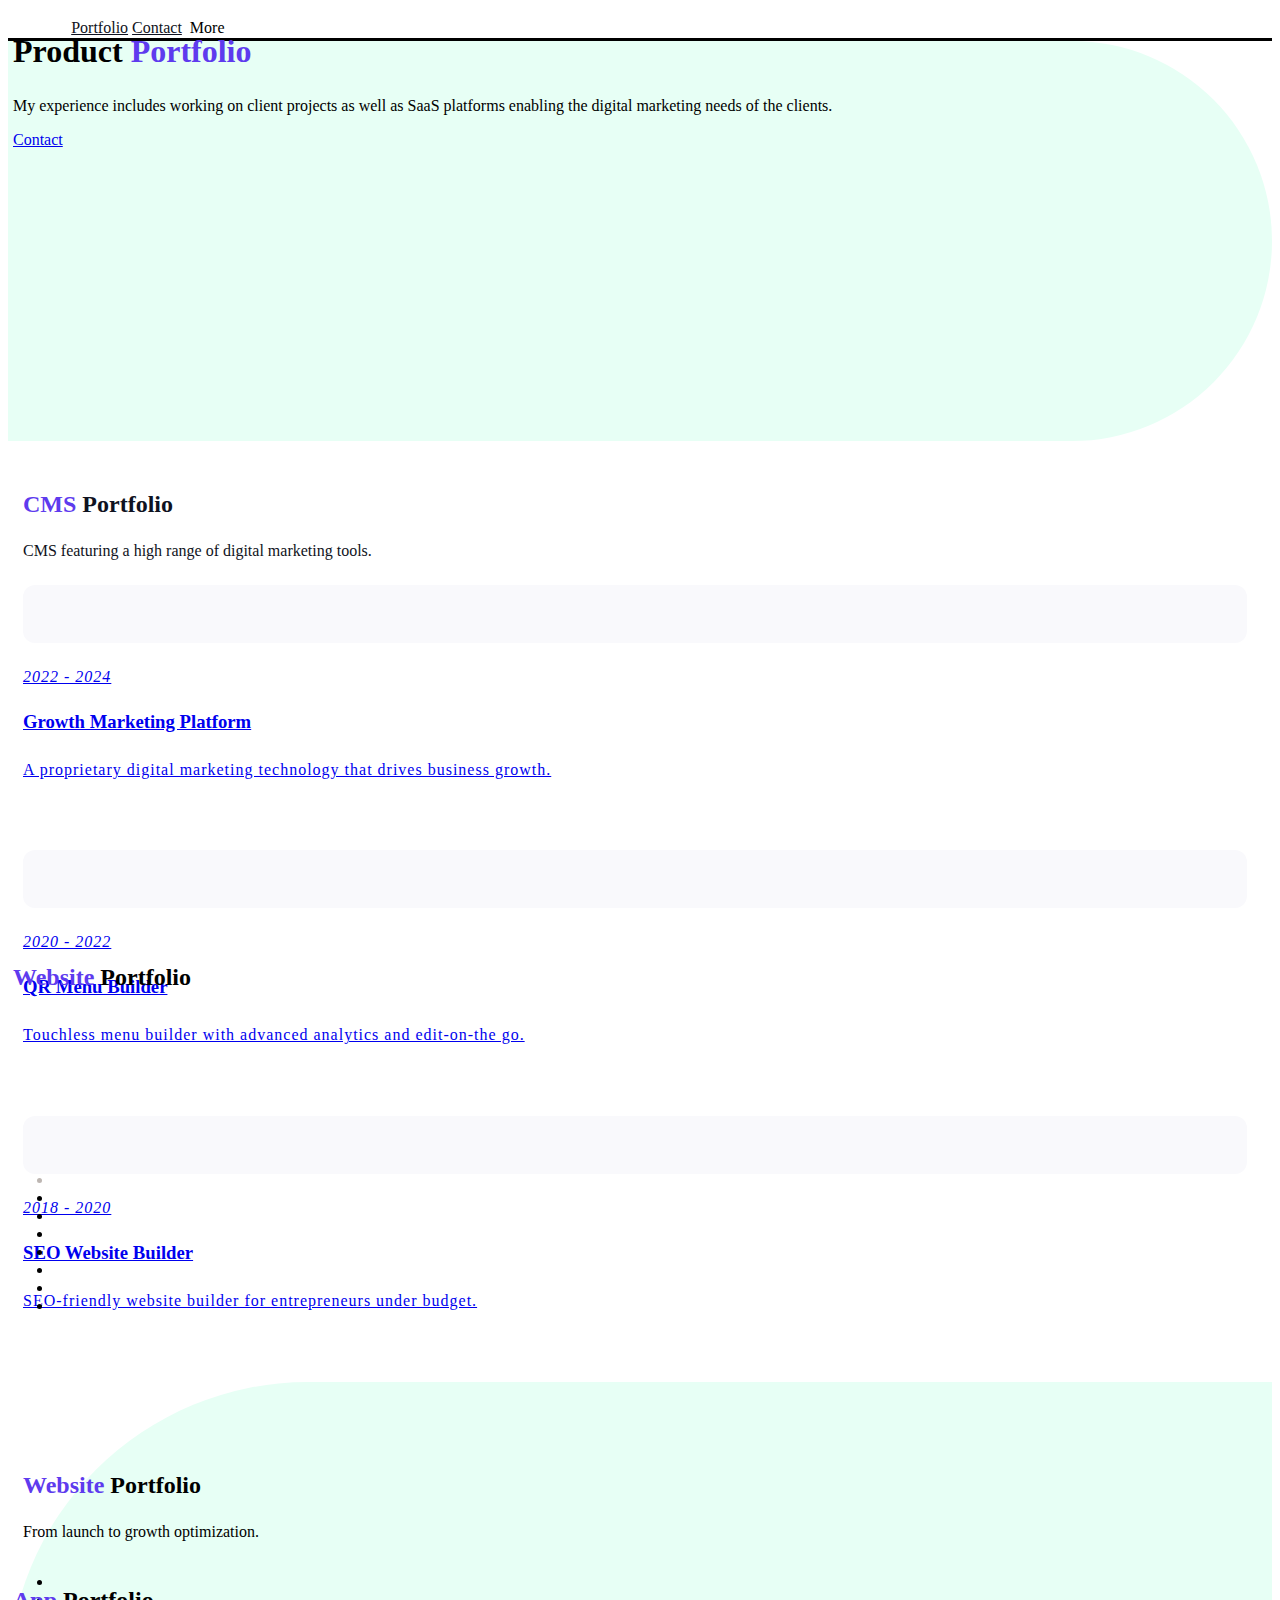
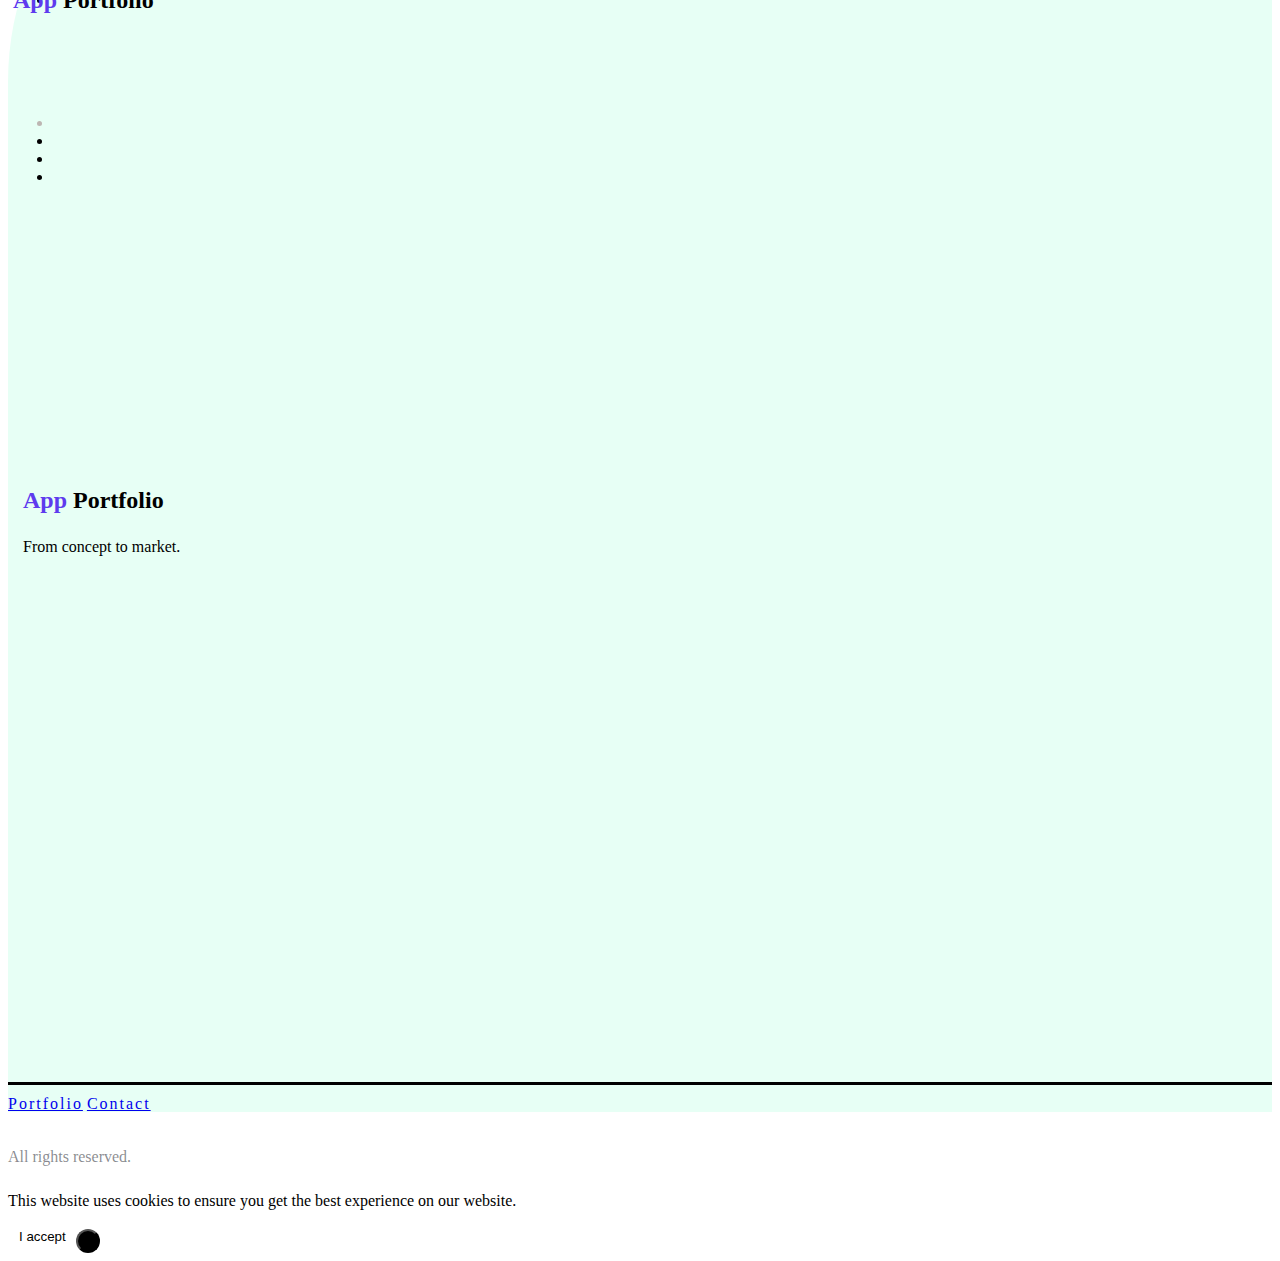
<file: portfolio/index.html>
<!DOCTYPE html>
<html ⚡="" lang="en">
    <head>
        <!-- start template head here-->
        <meta charset="UTF-8" />
        <meta http-equiv="X-UA-Compatible" content="IE=edge" />
        <meta name="generator" content="Tea Asatiani" />
        <meta name="viewport" content="width=device-width, initial-scale=1, minimum-scale=1" />
        <meta name="author" content="Tea Asatiani" />
        <link rel="icon" type="image/png" href="https://raw.githubusercontent.com/teaasatiani/portfolio/main/images/favicon.svg" />
        <link rel="apple-touch-icon-precomposed" sizes="57x57" href="https://raw.githubusercontent.com/teaasatiani/portfolio/main/images/favicon.svg" />
        <link rel="preconnect" href="https://www.googletagmanager.com" />
        <script async="" custom-element="amp-youtube" src="https://cdn.ampproject.org/v0/amp-youtube-0.1.js"></script>
        <script async="" custom-element="amp-lightbox" src="https://cdn.ampproject.org/v0/amp-lightbox-0.1.js"></script>
        <script async="" custom-element="amp-iframe" src="https://cdn.ampproject.org/v0/amp-iframe-0.1.js"></script>
        <script async="" custom-element="amp-lightbox-gallery" src="https://cdn.ampproject.org/v0/amp-lightbox-gallery-0.1.js"></script>
        <script async="" custom-element="amp-user-notification" src="https://cdn.ampproject.org/v0/amp-user-notification-0.1.js"></script>
        <script async="" custom-element="amp-position-observer" src="https://cdn.ampproject.org/v0/amp-position-observer-0.1.js"></script>
        <script async="" custom-element="amp-animation" src="https://cdn.ampproject.org/v0/amp-animation-0.1.js"></script>
        <script async="" src="https://cdn.ampproject.org/v0.js"></script>
        <script async="" custom-element="amp-analytics" src="https://cdn.ampproject.org/v0/amp-analytics-0.1.js"></script>
        <script async="" custom-element="amp-carousel" src="https://cdn.ampproject.org/v0/amp-carousel-0.2.js"></script>
        <script async="" custom-element="amp-image-lightbox" src="https://cdn.ampproject.org/v0/amp-image-lightbox-0.1.js"></script>
        <script async="" custom-element="amp-fit-text" src="https://cdn.ampproject.org/v0/amp-fit-text-0.1.js"></script>
        <script async="" custom-element="amp-form" src="https://cdn.ampproject.org/v0/amp-form-0.1.js"></script>
        <script async="" custom-template="amp-mustache" src="https://cdn.ampproject.org/v0/amp-mustache-0.2.js"></script>
        <script async="" custom-element="amp-sidebar" src="https://cdn.ampproject.org/v0/amp-sidebar-0.1.js"></script>
        <script async="" custom-element="amp-accordion" src="https://cdn.ampproject.org/v0/amp-accordion-0.1.js"></script>
        <script async="" custom-element="amp-recaptcha-input" src="https://cdn.ampproject.org/v0/amp-recaptcha-input-0.1.js"></script>
        <script async="" custom-element="amp-addthis" src="https://cdn.ampproject.org/v0/amp-addthis-0.1.js"></script>
        <script async="" custom-element="amp-list" src="https://cdn.ampproject.org/v0/amp-list-0.1.js"></script>
        <script async="" custom-element="amp-selector" src="https://cdn.ampproject.org/v0/amp-selector-0.1.js"></script>
        <script async="" custom-element="amp-bind" src="https://cdn.ampproject.org/v0/amp-bind-0.1.js"></script>
        <script async="" custom-element="amp-fx-collection" src="https://cdn.ampproject.org/v0/amp-fx-collection-0.1.js"></script>
        <script async="" custom-element="amp-auto-ads" src="https://cdn.ampproject.org/v0/amp-auto-ads-0.1.js"></script>
        <script async="" custom-element="amp-vimeo" src="https://cdn.ampproject.org/v0/amp-vimeo-0.1.js"></script>
        <script async="" custom-element="amp-ad" src="https://cdn.ampproject.org/v0/amp-ad-0.1.js"></script>
        <script async="" custom-element="amp-script" src="https://cdn.ampproject.org/v0/amp-script-0.1.js"></script>
        <script async="" custom-element="amp-truncate-text" src="https://cdn.ampproject.org/v0/amp-truncate-text-0.1.js"></script>
        <style amp-boilerplate="">
            body {
                -webkit-animation: -amp-start 8s steps(1, end) 0s 1 normal both;
                -moz-animation: -amp-start 8s steps(1, end) 0s 1 normal both;
                -ms-animation: -amp-start 8s steps(1, end) 0s 1 normal both;
                animation: -amp-start 8s steps(1, end) 0s 1 normal both;
            }
            @-webkit-keyframes -amp-start {
                from {
                    visibility: hidden;
                }
                to {
                    visibility: visible;
                }
            }
            @-moz-keyframes -amp-start {
                from {
                    visibility: hidden;
                }
                to {
                    visibility: visible;
                }
            }
            @-ms-keyframes -amp-start {
                from {
                    visibility: hidden;
                }
                to {
                    visibility: visible;
                }
            }
            @-o-keyframes -amp-start {
                from {
                    visibility: hidden;
                }
                to {
                    visibility: visible;
                }
            }
            @keyframes -amp-start {
                from {
                    visibility: hidden;
                }
                to {
                    visibility: visible;
                }
            }
        </style>
        <noscript>
            <style amp-boilerplate="">
                body {
                    -webkit-animation: none;
                    -moz-animation: none;
                    -ms-animation: none;
                    animation: none;
                }
            </style>
        </noscript>
        <!-- end template head here-->
        <title>Tea Asatiani's Product Portfolio</title>
        <meta property="og:title" content="Tea Asatiani's Product Portfolio" />
        <meta property="og:description" content="In my previous positions along with servicing client websites I worked on the internal company SaaS platforms that helped support the client needs." />
        <meta name="description" content="In my previous positions along with servicing client websites I worked on the internal company SaaS platforms that helped support the client needs." />
        <meta property="og:image" content="https://raw.githubusercontent.com/teaasatiani/portfolio/main/images/OG_preview.png" />
        <meta property="og:image:secure_url" content="https://raw.githubusercontent.com/teaasatiani/portfolio/main/images/OG_preview.png" />
        <meta property="og:image:width" content="1100" />
        <meta property="og:image:height" content="600" />
        <meta property="og:type" content="website" />
        <meta property="og:site_name" content="teaasatiani.com" />
        <meta property="og:url" content="https://teaasatiani.com/portfolio/" />
        <meta property="og:locale" content="en" />
        <link rel="canonical" href="https://teaasatiani.com/portfolio/" />
        <link href="https://fonts.googleapis.com/css?family=DM+Serif+Text|Noto+Serif+SC:400,700,900|Montserrat|Lora|Roboto+Mono|Inter:100,200,300,500,600,700,800,900|Public+Sans:100,200,300,500,600,700,800,900&display=swap" rel="stylesheet"/>
        <link rel="stylesheet" href="https://teaasatiani.com/style.css" />
    </head>
    <body>
        <amp-analytics type="gtag" data-credentials="include">
            <script type="application/json">
                { "vars": { "gtag_id": "UA-00000000-1", "config": { "UA-00000000-1": { "groups": "default" } } } }
            </script>
        </amp-analytics>
        <div id="top-page"></div>
        <amp-animation id="showAnim" layout="nodisplay">
            <script type="application/json">
                {
                    "duration": "200ms",
                    "fill": "both",
                    "iterations": "1",
                    "direction": "alternate",
                    "animations": [
                        { "selector": "#scrollToTopButton", "keyframes": [{ "opacity": "1", "visibility": "visible", "transform": "translate(0, 0)" }] },
                        { "selector": "#custom-header", "keyframes": [{ "opacity": "1", "visibility": "visible", "transform": "translate(0, 0)" }] }
                    ]
                }
            </script>
        </amp-animation>
        <!-- ... and the second one is for adding the button.-->
        <amp-animation id="hideAnim" layout="nodisplay">
            <script type="application/json">
                {
                    "duration": "200ms",
                    "fill": "both",
                    "iterations": "1",
                    "direction": "alternate",
                    "animations": [
                        { "selector": "#scrollToTopButton", "keyframes": [{ "opacity": "0", "visibility": "hidden", "transform": "translate(0, 100%)" }] },
                        { "selector": "#custom-header", "keyframes": [{ "opacity": "0", "visibility": "hidden", "transform": "translate(0, -100%)" }] }
                    ]
                }
            </script>
        </amp-animation>
        <div id="marker"><amp-position-observer on="enter:hideAnim.start; exit:showAnim.start" layout="nodisplay"></amp-position-observer></div>
        <!-- css hack -->
        <div style="display: none;">
            <div class="show_more more_arr_top"></div>
        </div>
        <!-- css hack -->

        <header class="nav-abso nav-5" style="background-color: var(--navbar-bg-color); padding: 7px 5% 0px 5%; transform: none; border-bottom: 3px solid #000;" id="i05421460295656502">
            <div id="custom-header" style="background-color: rgb(255, 255, 255); display: none;" class="container"></div>
            <div class="nm_c" id="nav-wrapper">
                <div class="nm_lg">
                    <a href="/" style="height: 63px; margin: 0;">
                        <amp-img src="https://raw.githubusercontent.com/teaasatiani/portfolio/main/images/tea-asatiani.svg" width="150" height="48" layout="intrinsic" alt="Tea Asatiani" style="margin-top: 5px;"></amp-img>
                    </a>
                </div>
                <div class="ham_w">
                    <div id="hamb7" aria-label="menu icon" tabindex="0" role="button" on="tap:hamb7.toggleClass(class='mn_cls'),nv_m.toggleClass(class='nw_actv')">
                        <span style="background-color: rgb(15, 18, 33);"></span>
                        <span style="background-color: rgb(15, 18, 33);"></span>
                        <span style="background-color: rgb(15, 18, 33);"></span>
                    </div>
                </div>

                <div id="nv_m_c">
                    <div id="nv_m">
                        <div class="bg_tm" tabindex="0" role="button" on="tap:hamb7.toggleClass(class='mn_cls'),nv_m.toggleClass(class='nw_actv')"></div>
                        <div id="smart_list" class="nv_lst">
                            <a href="/portfolio/" class="display-text-2" style="color: rgb(15, 18, 33);">Portfolio</a>
                            <a href="https://raw.githubusercontent.com/teaasatiani/portfolio/main/files/2024_resume_tea_asatiani.pdf" target="_blank" class="display-text-2" style="color: rgb(15, 18, 33); display:none;">Resume</a>
                            <a href="/contact/" class="display-text-2" style="color: rgb(15, 18, 33);">Contact</a>
                            <a class="hideondesktop" href="https://www.linkedin.com/in/tea-as/" target="_blank"><i class="fab fa-linkedin" style="font-size: 30px; display: inline-block; color: rgb(94, 59, 238);"></i></a>
                            <a aria-label="more" class="nv-more display-text-2" style="color: rgb(0, 0, 0);" on="tap:smart_list.toggleClass(class='show_more'),more_arr.toggleClass(class='more_arr_top')">
                                More
                                <span id="more_arr"><i class="fas fa-angle-down" style="font-size: 20px;"></i></span>
                            </a>
                        </div>
                    </div>
                    <a class="hideonmobile" href="https://www.linkedin.com/in/tea-as/" target="_blank">
                        <i class="fab fa-linkedin" style="font-size: 25px; display: inline-block; color: rgb(94, 59, 238); position: absolute; top: 20px; right: 20px;"></i>
                    </a>
                </div>
            </div>
        </header>

        <!-- Start page -->

        <section id="1">
            <div class="row left padd140m100" >
                <div class="col-9" style="background-color: rgb(231, 255, 245); min-height: 400px; border-top-right-radius: 300px; border-bottom-right-radius: 300px;"></div>
                <div class="col-3"></div>
            </div>
            <div class="row flexmiddle left" style="padding: 5px;">
                <div class="col-2 hideonmobile"></div>
                <div class="col-6 pad10" style="margin-top: -440px;">
                    <h1 style="letter-spacing: 0px; line-height: 1.5; font-weight: 700;" class="display-title-1 nmart50m">
                        Product <span style="color: rgb(94, 59, 238); font-weight: 700; line-height: 1.5; letter-spacing: 0px;">Portfolio</span>
                    </h1>
                    <p class="display-text-1 subheader">My experience includes working on client projects as well as SaaS platforms enabling the digital marketing needs of the clients.</p>
                    <a class="btn display-text-3" href="/contact/">Contact</a>
                  </div>
                <div class="col-4 hideonmobile"></div>
            </div>
        </section>
   
        <section id="2">
            <div class="row padt30" style="color: rgb(15, 18, 33);">
                <div class="col-2"></div>
                <div class="col-8" style="padding: 15px;">
                    <h2 class="display-title-2 nmart50m" style="letter-spacing: 0px; line-height: 1.5; font-weight: 700;"><span style="color: rgb(94, 59, 238); font-weight: 700; line-height: 1.5; letter-spacing: 0px;">CMS</span> Portfolio</h2>
                    <p class="display-text-1 subheader">CMS featuring a high range of digital marketing tools.</p>

                    <div class="flexwrap pad0" style="margin: 25px 0px; justify-content: center;">
                        <div class="col-4 left" style="padding: 0px 10px 50px 0px;">
                            <a href="/marketing-platform/" aria-label="link">
                                <div class="center" style="padding: 20px; border-radius: 12px; background-color: rgb(249, 249, 252);">
                                    <amp-img
                                        class="shadow"
                                        src="https://raw.githubusercontent.com/teaasatiani/portfolio/main/images/cms/gmp.png"
                                        width="340"
                                        height="200"
                                        layout="intrinsic"
                                        alt="Growth Marketing Platform"
                                        aria-label="image"
                                        style="border: 1px solid rgb(249, 249, 252); border-radius: 12px;"
                                    ></amp-img>
                                </div>
                                <p style="font-weight: 300; line-height: 1.8; letter-spacing: 1px; margin-top: 20px; font-style: italic;" class="display-text-4">2022 - 2024</p>
                                <h3 class="display-title-3" style="letter-spacing: 0px; line-height: 1.5; font-weight: 700; margin-top: 10px;">Growth Marketing Platform</h3>
                                <p style="font-weight: 300; line-height: 1.8; letter-spacing: 1px; margin-top: 20px;" class="display-text-1">A proprietary digital marketing technology that drives business growth.</p>
                            </a>
                        </div>
                        <div class="col-4" style="padding: 0px 10px 50px 0px;">
                            <a href="/qr-menu-builder/" aria-label="link">
                                <div class="center" style="padding: 20px; border-radius: 12px; background-color: rgb(249, 249, 252);">
                                    <amp-img
                                        class="shadow"
                                        src="https://raw.githubusercontent.com/teaasatiani/portfolio/main/images/cms/qrmenu.png"
                                        width="340"
                                        height="200"
                                        layout="intrinsic"
                                        alt="QR Menu Builder"
                                        aria-label="image"
                                        style="border: 1px solid rgb(249, 249, 252); border-radius: 12px;"
                                    ></amp-img>
                                </div>
                                <p style="font-weight: 300; line-height: 1.8; letter-spacing: 1px; margin-top: 20px; font-style: italic;" class="display-text-4">2020 - 2022</p>
                                <h3 class="display-title-3" style="letter-spacing: 0px; line-height: 1.5; font-weight: 700; margin-top: 10px;">QR Menu Builder</h3>
                                <p style="font-weight: 300; line-height: 1.8; letter-spacing: 1px; margin-top: 20px;" class="display-text-1">Touchless menu builder with advanced analytics and edit-on-the go.</p>
                            </a>
                        </div>
                        <div class="col-4" style="padding: 0px 10px 10px 0px;">
                            <a href="/website-builder/" aria-label="link">
                                <div class="center" style="padding: 20px; border-radius: 12px; background-color: rgb(249, 249, 252);">
                                    <amp-img
                                        class="shadow"
                                        src="https://raw.githubusercontent.com/teaasatiani/portfolio/main/images/cms/builder.png"
                                        width="340"
                                        height="200"
                                        layout="intrinsic"
                                        alt="QR Menu Builder"
                                        aria-label="image"
                                        style="border: 1px solid rgb(249, 249, 252); border-radius: 12px;"
                                    ></amp-img>
                                </div>
                                <p style="font-weight: 300; line-height: 1.8; letter-spacing: 1px; margin-top: 20px; font-style: italic;" class="display-text-4">2018 - 2020</p>
                                <h3 class="display-title-3" style="letter-spacing: 0px; line-height: 1.5; font-weight: 700; margin-top: 10px;">SEO Website Builder</h3>
                                <p style="font-weight: 300; line-height: 1.8; letter-spacing: 1px; margin-top: 20px;" class="display-text-1">SEO-friendly website builder for entrepreneurs under budget.</p>
                            </a>
                        </div>
                    </div>
                </div>
                <div class="col-2 hideonmobile"></div>
            </div>
        </section>

        <section id="3">
            <div class="row left">
                <div class="col-4"></div>
                <div class="col-8" style="background-color: rgb(231, 255, 245); min-height: 740px; border-top-left-radius: 300px; margin-bottom:-60px"></div>
            </div>
            <div class="row left" style="padding: 5px;">
                <div class="col-2 hideonmobile"></div>
                <div class="col-8 hideonmobile" style="margin-top: -620px;">
                    <h2 class="display-title-2" style="letter-spacing: 0px; line-height: 1.5; font-weight: 700; padding-left: 10px;">
                        <span style="color: rgb(94, 59, 238); font-weight: 700; line-height: 1.5; letter-spacing: 0px;">Website</span> Portfolio
                    </h2>
                    <p class="display-text-1 subheader" style="padding-left: 10px;">From launch to growth optimization.</p>
                    <amp-carousel type="slides" height="400px" class="slidr" layout="fixed-height" controls="" id="carouselWithPreview" on="slideChange:carouselWithPreviewSelector.toggle(index=event.index, value=true)" style="margin-top:-30px">
                        <div class="bgcover bgcc" id="tabpanel1d">
                            <div class="center" style="position: relative; z-index: 2; max-width: 100vw; height: 100%;">
                                <div class="row flexwrap flexmiddle" style="height: 100%; justify-content: center;">
                                    <div class="col-3 pad10" style="display: flex; justify-content: center;">
                                        <a href="https://laureatela.com/" target="_blank" class="center">
                                            <amp-img
                                                aria-label="image"
                                                src="https://raw.githubusercontent.com/teaasatiani/portfolio/main/images/websites/laureate-la.png"
                                                layout="intrinsic"
                                                alt="webiste"
                                                width="440"
                                                height="640"
                                                style="border: 0px solid rgba(15, 18, 33, 0.2);"
                                            ></amp-img>
                                        </a>
                                    </div>
                                    <div class="col-3 pad10" style="display: flex; justify-content: center;">
                                        <a href="https://musedentalgroup.com/" target="_blank" class="center">
                                            <amp-img
                                                aria-label="image"
                                                src="https://raw.githubusercontent.com/teaasatiani/portfolio/main/images/websites/musedentalgroup.png"
                                                layout="intrinsic"
                                                alt="webiste"
                                                width="440"
                                                height="640"
                                                style="border: 0px solid rgba(15, 18, 33, 0.2);"
                                            ></amp-img>
                                        </a>
                                    </div>
                                    <div class="col-3 pad10" style="display: flex; justify-content: center;">
                                        <a href="https://musemediamarketing.com/" target="_blank" class="center">
                                            <amp-img
                                                aria-label="image"
                                                src="https://raw.githubusercontent.com/teaasatiani/portfolio/main/images/websites/musemediamarketing.png"
                                                layout="intrinsic"
                                                alt="webiste"
                                                width="440"
                                                height="640"
                                                style="border: 0px solid rgba(15, 18, 33, 0.2);"
                                            ></amp-img>
                                        </a>
                                    </div>
                                    <div class="col-3 pad10" style="display: flex; justify-content: center;">
                                        <a href="https://oliveandgrill.com/" target="_blank" class="center">
                                            <amp-img
                                                aria-label="image"
                                                src="https://raw.githubusercontent.com/teaasatiani/portfolio/main/images/websites/olive-and-grill.png"
                                                layout="intrinsic"
                                                alt="webiste"
                                                width="440"
                                                height="640"
                                                style="border: 0px solid rgba(15, 18, 33, 0.2);"
                                            ></amp-img>
                                        </a>
                                    </div>
                                    
                                </div>
                            </div>
                        </div>
                        <div class="bgcover bgcc" id="tabpanel2d">
                            <div class="center" style="position: relative; z-index: 2; max-width: 100vw; height: 100%;">
                                <div class="row flexwrap flexmiddle" style="height: 100%; justify-content: center;">
                                    <div class="col-3 pad10" style="display: flex; justify-content: center;">
                                        <a href="https://www.usekore.com/" target="_blank" class="center">
                                            <amp-img
                                                aria-label="image"
                                                src="https://raw.githubusercontent.com/teaasatiani/portfolio/main/images/websites/use-kore.png"
                                                layout="intrinsic"
                                                alt="webiste"
                                                width="440"
                                                height="640"
                                                style="border: 0px solid rgba(15, 18, 33, 0.2);"
                                            ></amp-img>
                                        </a>
                                    </div>
                                    <div class="col-3 pad10" style="display: flex; justify-content: center;">
                                        <a href="https://hausbaudesigns.com/" target="_blank" class="center">
                                            <amp-img
                                                aria-label="image"
                                                src="https://raw.githubusercontent.com/teaasatiani/portfolio/main/images/websites/hausbau-interiors.png"
                                                layout="intrinsic"
                                                alt="webiste"
                                                width="440"
                                                height="640"
                                                style="border: 0px solid rgba(15, 18, 33, 0.2);"
                                            ></amp-img>
                                        </a>
                                    </div>
                                    <div class="col-3 pad10" style="display: flex; justify-content: center;">
                                        <a href="https://eternalnation.com/" target="_blank" class="center">
                                            <amp-img
                                                aria-label="image"
                                                src="https://raw.githubusercontent.com/teaasatiani/portfolio/main/images/websites/eternal-nation.png"
                                                layout="intrinsic"
                                                alt="webiste"
                                                width="440"
                                                height="640"
                                                style="border: 0px solid rgba(15, 18, 33, 0.2);"
                                            ></amp-img>
                                        </a>
                                    </div>
                                    
                                    <div class="col-3 pad10" style="display: flex; justify-content: center;">
                                        <a href="https://itshoney.com/" target="_blank" class="center">
                                            <amp-img
                                                aria-label="image"
                                                src="https://raw.githubusercontent.com/teaasatiani/portfolio/main/images/websites/honey.png"
                                                layout="intrinsic"
                                                alt="webiste"
                                                width="440"
                                                height="640"
                                                style="border: 0px solid rgba(15, 18, 33, 0.2);"
                                            ></amp-img>
                                        </a>
                                    </div>
                                </div>
                            </div>
                        </div>
                    </amp-carousel>
                    <amp-selector role="main" id="carouselWithPreviewSelector" aria-label="selector" on="select:carouselWithPreview.goToSlide(index=event.targetOption)" layout="container">
                        <ul id="carouselDots" role="tablist" class="blackdots">
                            <li aria-label="avis" role="tab" aria-controls="tabpanel1d" id="tabpanel1d" option="0" selected=""></li>
                            <li aria-label="avis" role="tab" aria-controls="tabpanel2d" id="tabpanel2d" option="1"></li>
                        </ul>
                    </amp-selector>
                </div>

                <div class="col-8 pad10 hideondesktop" style="margin-top: -670px;"> 
                    <h2 class="display-title-2" style="letter-spacing: 0px; line-height: 1.5; font-weight: 700;"><span style="color: rgb(94, 59, 238); font-weight: 700; line-height: 1.5; letter-spacing: 0px;">Website</span> Portfolio</h2>
                    
                    <amp-carousel type="slides" height="430px" class="slidr" layout="fixed-height" controls="" id="carouselWithPreview" on="slideChange:carouselWithPreviewSelector.toggle(index=event.index, value=true)">
                        <div class="bgcover bgcc" id="tabpanel1m">
                            <div class="container center pad0" style="position: relative; z-index: 2; max-width: 100vw;">
                                <div class="row flexwrap flexmiddle pad0" style="height: 100%; justify-content: center; margin-top: 20px;">
                                    <div class="col-12 pad0" style="display: flex; justify-content: center;">
                                        <a href="https://laureatela.com/" target="_blank" class="center">
                                            <amp-img
                                                aria-label="image"
                                                src="https://raw.githubusercontent.com/teaasatiani/portfolio/main/images/websites/laureate-la.png"
                                                layout="intrinsic"
                                                alt="website"
                                                width="440"
                                                height="640"
                                                style="border: 0px solid rgba(15, 18, 33, 0.2);"
                                            ></amp-img>
                                        </a>
                                    </div>
                                </div>
                            </div>
                        </div>
                        <div class="bgcover bgcc" id="tabpanel2m">
                            <div class="container center pad0" style="position: relative; z-index: 2; max-width: 100vw;">
                                <div class="row flexwrap flexmiddle pad0" style="height: 100%; justify-content: center; margin-top: 20px;">
                                    <div class="col-12 pad0" style="display: flex; justify-content: center;">
                                        <a href="https://musedentalgroup.com/" target="_blank" class="center">
                                            <amp-img
                                                aria-label="image"
                                                src="https://raw.githubusercontent.com/teaasatiani/portfolio/main/images/websites/musedentalgroup.png"
                                                layout="intrinsic"
                                                alt="website"
                                                width="440"
                                                height="640"
                                                style="border: 0px solid rgba(15, 18, 33, 0.2);"
                                            ></amp-img>
                                        </a>
                                    </div>
                                </div>
                            </div>
                        </div>
                        <div class="bgcover bgcc" id="tabpanel3m">
                            <div class="container center pad0" style="position: relative; z-index: 2; max-width: 100vw;">
                                <div class="row flexwrap flexmiddle pad0" style="height: 100%; justify-content: center; margin-top: 20px;">
                                    <div class="col-12 pad0" style="display: flex; justify-content: center;">
                                        <a href="https://eternalnation.com/" target="_blank" class="center">
                                            <amp-img
                                                aria-label="image"
                                                src="https://raw.githubusercontent.com/teaasatiani/portfolio/main/images/websites/eternal-nation.png"
                                                layout="intrinsic"
                                                alt="website"
                                                width="440"
                                                height="640"
                                                style="border: 0px solid rgba(15, 18, 33, 0.2);"
                                            ></amp-img>
                                        </a>
                                    </div>
                                </div>
                            </div>
                        </div>
                        <div class="bgcover bgcc" id="tabpanel4m">
                            <div class="container center pad0" style="position: relative; z-index: 2; max-width: 100vw;">
                                <div class="row flexwrap flexmiddle pad0" style="height: 100%; justify-content: center; margin-top: 20px;">
                                    <div class="col-12 pad0" style="display: flex; justify-content: center;">
                                        <a href="https://oliveandgrill.com/" target="_blank" class="center">
                                            <amp-img
                                                aria-label="image"
                                                src="https://raw.githubusercontent.com/teaasatiani/portfolio/main/images/websites/olive-and-grill.png"
                                                layout="intrinsic"
                                                alt="website"
                                                width="440"
                                                height="640"
                                                style="border: 0px solid rgba(15, 18, 33, 0.2);"
                                            ></amp-img>
                                        </a>
                                    </div>
                                </div>
                            </div>
                        </div>
                        
                        <div class="bgcover bgcc" id="tabpanel5m">
                            <div class="container center pad0" style="position: relative; z-index: 2; max-width: 100vw;">
                                <div class="row flexwrap flexmiddle pad0" style="height: 100%; justify-content: center; margin-top: 20px;">
                                    <div class="col-12 pad0" style="display: flex; justify-content: center;">
                                        <a href="https://www.usekore.com/" target="_blank" class="center">
                                            <amp-img
                                                aria-label="image"
                                                src="https://raw.githubusercontent.com/teaasatiani/portfolio/main/images/websites/use-kore.png"
                                                layout="intrinsic"
                                                alt="website"
                                                width="440"
                                                height="640"
                                                style="border: 0px solid rgba(15, 18, 33, 0.2);"
                                            ></amp-img>
                                        </a>
                                    </div>
                                </div>
                            </div>
                        </div>
                        <div class="bgcover bgcc" id="tabpanel6m">
                            <div class="container center pad0" style="position: relative; z-index: 2; max-width: 100vw;">
                                <div class="row flexwrap flexmiddle pad0" style="height: 100%; justify-content: center; margin-top: 20px;">
                                    <div class="col-12 pad0" style="display: flex; justify-content: center;">
                                        <a href="https://hausbaudesigns.com/" target="_blank" class="center">
                                            <amp-img
                                                aria-label="image"
                                                src="https://raw.githubusercontent.com/teaasatiani/portfolio/main/images/websites/hausbau-interiors.png"
                                                layout="intrinsic"
                                                alt="website"
                                                width="440"
                                                height="640"
                                                style="border: 0px solid rgba(15, 18, 33, 0.2);"
                                            ></amp-img>
                                        </a>
                                    </div>
                                </div>
                            </div>
                        </div>
                      
                        <div class="bgcover bgcc" id="tabpanel7m">
                            <div class="container center pad0" style="position: relative; z-index: 2; max-width: 100vw;">
                                <div class="row flexwrap flexmiddle pad0" style="height: 100%; justify-content: center; margin-top: 20px;">
                                    <div class="col-12 pad0" style="display: flex; justify-content: center;">
                                        <a href="https://musemediamarketing.com/" target="_blank" class="center">
                                            <amp-img
                                                aria-label="image"
                                                src="https://raw.githubusercontent.com/teaasatiani/portfolio/main/images/websites/musemediamarketing.png"
                                                layout="intrinsic"
                                                alt="website"
                                                width="440"
                                                height="640"
                                                style="border: 0px solid rgba(15, 18, 33, 0.2);"
                                            ></amp-img>
                                        </a>
                                    </div>
                                </div>
                            </div>
                        </div>

                        <div class="bgcover bgcc" id="tabpanel8m">
                            <div class="container center pad0" style="position: relative; z-index: 2; max-width: 100vw;">
                                <div class="row flexwrap flexmiddle pad0" style="height: 100%; justify-content: center; margin-top: 20px;">
                                    <div class="col-12 pad0" style="display: flex; justify-content: center;">
                                        <a href="https://itshoney.com/" target="_blank" class="center">
                                            <amp-img
                                                aria-label="image"
                                                src="https://raw.githubusercontent.com/teaasatiani/portfolio/main/images/websites/honey.png"
                                                layout="intrinsic"
                                                alt="website"
                                                width="440"
                                                height="640"
                                                style="border: 0px solid rgba(15, 18, 33, 0.2);"
                                            ></amp-img>
                                        </a>
                                    </div>
                                </div>
                            </div>
                        </div>
                    </amp-carousel>
                    <amp-selector role="main" id="carouselWithPreviewSelector" aria-label="selector" on="select:carouselWithPreview.goToSlide(index=event.targetOption)" layout="container">
                        <ul id="carouselDots" role="tablist" class="blackdots">
                            <li aria-label="avis" role="tab" aria-controls="tabpanel1m" id="tabpanel1m" option="0" selected="" style="color: rgb(189, 182, 178);"></li>
                            <li aria-label="avis" role="tab" aria-controls="tabpanel2m" id="tabpanel2m" option="1"></li>
                            <li aria-label="avis" role="tab" aria-controls="tabpanel3m" id="tabpanel3m" option="2"></li>
                            <li aria-label="avis" role="tab" aria-controls="tabpanel4m" id="tabpanel4m" option="3"></li>
                            <li aria-label="avis" role="tab" aria-controls="tabpanel5m" id="tabpanel5m" option="4"></li>
                            <li aria-label="avis" role="tab" aria-controls="tabpanel6m" id="tabpanel6m" option="5"></li>
                            <li aria-label="avis" role="tab" aria-controls="tabpanel7m" id="tabpanel7m" option="6"></li>
                            <li aria-label="avis" role="tab" aria-controls="tabpanel8m" id="tabpanel8m" option="7"></li>
                        </ul>
                    </amp-selector>
                </div>
                <div class="col-2 hideonmobile"></div>
            </div>
            
        </section>


        <section id="4">
            <div class="row left pad" style="margin-top:-100px;">
                <div class="col-4"></div>
                <div class="col-8" style="background-color: rgb(231, 255, 245); min-height: 740px; margin-bottom:-30px; margin-top:-70px"></div>
            </div>
            <div class="row left" style="padding: 5px;">
                <div class="col-2 hideonmobile"></div>
                <div class="col-8 hideonmobile" style="margin-top: -625px;">
                    <h2 class="display-title-2" style="letter-spacing: 0px; line-height: 1.5; font-weight: 700; padding-left: 10px;">
                        <span style="color: rgb(94, 59, 238); font-weight: 700; line-height: 1.5; letter-spacing: 0px;">App</span> Portfolio
                    </h2>
                    <p class="display-text-1 subheader" style="padding-left: 10px;">From concept to market.</p>

                    <amp-carousel type="slides" height="400px" class="slidr" layout="fixed-height" controls="" id="carouselWithPreview" on="slideChange:carouselWithPreviewSelector.toggle(index=event.index, value=true)" style="margin-top:-30px">
                        <div class="bgcover bgcc">
                            <div class="center" style="position: relative; z-index: 2; max-width: 100vw; height: 100%;">
                                <div class="row flexwrap flexmiddle" style="height: 100%; justify-content: center;">
                                    <div class="col-3 pad10" style="display: flex; justify-content: center;">
                                        <a href="https://play.google.com/store/apps/details?id=com.jsm.winz" target="_blank" class="center">
                                            <amp-img
                                                aria-label="image"
                                                src="https://raw.githubusercontent.com/teaasatiani/portfolio/main/images/app-wts.png"
                                                layout="intrinsic"
                                                alt="app"
                                                width="340"
                                                height="640"
                                                style="border: 0px solid rgba(15, 18, 33, 0.2);"
                                            ></amp-img>
                                        </a>
                                    </div>
                                    <div class="col-3 pad10" style="display: flex; justify-content: center;">
                                        <a href="https://boostinfinite.page.link/yzNn" target="_blank" class="center">
                                            <amp-img
                                                aria-label="image"
                                                src="https://raw.githubusercontent.com/teaasatiani/portfolio/main/images/app-infinite.png"
                                                layout="intrinsic"
                                                alt="app"
                                                width="340"
                                                height="640"
                                                style="border: 0px solid rgba(15, 18, 33, 0.2);"
                                            ></amp-img>
                                        </a>
                                    </div>
                                    <div class="col-3 pad10" style="display: flex; justify-content: center;">
                                        <a href="https://play.google.com/store/search?q=boost+mobile&c=apps" target="_blank" class="center">
                                            <amp-img
                                                aria-label="image"
                                                src="https://raw.githubusercontent.com/teaasatiani/portfolio/main/images/app-boost.png"
                                                layout="intrinsic"
                                                alt="app"
                                                width="340"
                                                height="640"
                                                style="border: 0px solid rgba(15, 18, 33, 0.2);"
                                            ></amp-img>
                                        </a>
                                    </div>
                                    <div class="col-3 pad10" style="display: flex; justify-content: center;">
                                        <a href="https://play.google.com/store/search?q=sensate&c=apps" target="_blank" class="center">
                                            <amp-img
                                                aria-label="image"
                                                src="https://raw.githubusercontent.com/teaasatiani/portfolio/main/images/app-sensate.png"
                                                layout="intrinsic"
                                                alt="app"
                                                width="340"
                                                height="640"
                                                style="border: 0px solid rgba(15, 18, 33, 0.2);"
                                            ></amp-img>
                                        </a>
                                    </div>
                                </div>
                            </div>
                        </div>
                        
                    </amp-carousel>
                    
                </div>

                <div class="col-8 pad10 hideondesktop" style="margin-top: -670px;"> 
                    <h2 class="display-title-2" style="letter-spacing: 0px; line-height: 1.5; font-weight: 700; margin-top: 80px;"><span style="color: rgb(94, 59, 238); font-weight: 700; line-height: 1.5; letter-spacing: 0px;">App</span> Portfolio</h2>
                  
                    <amp-carousel type="slides" height="440px" class="slidr" layout="fixed-height" controls="" id="carouselWithPreview" on="slideChange:carouselWithPreviewSelector.toggle(index=event.index, value=true)">
                        <div class="bgcover bgcc" id="tabpanel1a">
                            <div class="container center pad0" style="position: relative; z-index: 2; max-width: 100vw;">
                                <div class="row flexwrap flexmiddle pad0" style="height: 100%; justify-content: center; margin-top: 20px;">
                                    <div class="col-12 pad0" style="display: flex; justify-content: center;">
                                        <a href="https://play.google.com/store/apps/details?id=com.jsm.winz" target="_blank" class="center">
                                            <amp-img
                                                aria-label="image"
                                                src="https://raw.githubusercontent.com/teaasatiani/portfolio/main/images/app-wts.png"
                                                layout="intrinsic"
                                                alt="app"
                                                width="340"
                                                height="640"
                                                style="border: 0px solid rgba(15, 18, 33, 0.2);"
                                            ></amp-img>
                                        </a>
                                    </div>
                                </div>
                            </div>
                        </div>
                        <div class="bgcover bgcc" id="tabpanel3a">
                            <div class="container center pad0" style="position: relative; z-index: 2; max-width: 100vw;">
                                <div class="row flexwrap flexmiddle pad0" style="height: 100%; justify-content: center; margin-top: 20px;">
                                    <div class="col-12 pad0" style="display: flex; justify-content: center;">
                                        <a href="https://boostinfinite.page.link/yzNn" target="_blank" class="center">
                                            <amp-img
                                                aria-label="image"
                                                src="https://raw.githubusercontent.com/teaasatiani/portfolio/main/images/app-infinite.png"
                                                layout="intrinsic"
                                                alt="app"
                                                width="340"
                                                height="640"
                                                style="border: 0px solid rgba(15, 18, 33, 0.2);"
                                            ></amp-img>
                                        </a>
                                    </div>
                                </div>
                            </div>
                        </div>
                        <div class="bgcover bgcc pad0" id="tabpanel3a">
                            <div class="container center pad0" style="position: relative; z-index: 2; max-width: 100vw;">
                                <div class="row flexwrap flexmiddle pad0" style="height: 100%; justify-content: center; margin-top: 20px;">
                                    <div class="col-12 pad0" style="display: flex; justify-content: center;">
                                        <a href="https://play.google.com/store/search?q=boost+mobile&c=apps" target="_blank" class="center">
                                            <amp-img
                                                aria-label="image"
                                                src="https://raw.githubusercontent.com/teaasatiani/portfolio/main/images/app-boost.png"
                                                layout="intrinsic"
                                                alt="app"
                                                width="340"
                                                height="640"
                                                style="border: 0px solid rgba(15, 18, 33, 0.2);"
                                            ></amp-img>
                                        </a>
                                    </div>
                                </div>
                            </div>
                        </div>
                        <div class="bgcover bgcc pad0" id="tabpanel4a">
                            <div class="container center pad0" style="position: relative; z-index: 2; max-width: 100vw;">
                                <div class="row flexwrap flexmiddle pad0" style="height: 100%; justify-content: center; margin-top: 20px;">
                                    <div class="col-12 pad0" style="display: flex; justify-content: center;">
                                        <a href="https://play.google.com/store/search?q=sensate&c=apps" target="_blank" class="center">
                                            <amp-img
                                                aria-label="image"
                                                src="https://raw.githubusercontent.com/teaasatiani/portfolio/main/images/app-sensate.png"
                                                layout="intrinsic"
                                                alt="app"
                                                width="340"
                                                height="640"
                                                style="border: 0px solid rgba(15, 18, 33, 0.2);"
                                            ></amp-img>
                                        </a>
                                    </div>
                                </div>
                            </div>
                        </div>
                        
                    </amp-carousel>
                    <amp-selector role="main" id="carouselWithPreviewSelector" aria-label="selector" on="select:carouselWithPreview.goToSlide(index=event.targetOption)" layout="container">
                        <ul id="carouselDots" role="tablist" class="blackdots">
                            <li aria-label="avis" role="tab" aria-controls="tabpanel1a" id="tabpanel1a" option="0" selected="" style="color: rgb(189, 182, 178);"></li>
                            <li aria-label="avis" role="tab" aria-controls="tabpanel2a" id="tabpanel2a" option="1"></li>
                            <li aria-label="avis" role="tab" aria-controls="tabpanel3a" id="tabpanel3a" option="2"></li>
                            <li aria-label="avis" role="tab" aria-controls="tabpanel4a" id="tabpanel4a" option="3"></li>
                    </ul>
                    </amp-selector>
                </div>
                <div class="col-2"></div>
            </div>
            
        </section>

        <!-- Footer -->

        <footer id="100">
            <div class="row" style="border-top: 3px solid #000; padding-top: 10px; padding-bottom: 10px; margin-top:-10px">
                <div class="col-12 pad0 center" style="color: rgb(15, 18, 33);">
                    <a class="pad10 display-text-4" href="/portfolio/" style="display: inline-block; letter-spacing: 2px; margin-top: 0px; margin-bottom: 0px;">Portfolio</a>
                    <a
                        class="pad10 display-text-4"
                        href="https://raw.githubusercontent.com/teaasatiani/portfolio/main/files/2024_resume_tea_asatiani.pdf"
                        style="display: inline-block; letter-spacing: 2px; margin-top: 0px; margin-bottom: 0px; display:none;"
                    >
                        Resume
                    </a>
                    <a class="pad10 display-text-4" href="/contact/" style="display: inline-block; letter-spacing: 2px;">Contact</a>
                </div>
            </div>
            <div class="row flexmiddle">
                <div class="col-12 pad0 center" style="color: rgba(15, 18, 33, 0.5);">
                    <p style="line-height: 1.8; margin: 20px auto;" class="display-text-4">All rights reserved.</p>
                </div>
            </div>
        </footer>

        <amp-user-notification id="my-notification" class="cookie-notification" layout="nodisplay">
            <p class="display-text-4" style="letter-spacing: normal;">This website uses cookies to ensure you get the best experience on our website.</p>
            <button on="tap:my-notification.dismiss" style="margin-left: 5px; background-color: #fff; border: none; line-height: 20px;">I accept</button>
        </amp-user-notification>
        <button id="scrollToTopButton" on="tap:top-page.scrollTo(duration=800)" class="btn" style="background-color: #000; text-align: center; border-radius: 20em; padding: 10px;" aria-label="scrolltotop">
            <amp-img width="30" height="30" layout="fixed" src="https://raw.githubusercontent.com/teaasatiani/portfolio/main/images/angle-double-up-solid.svg" alt="arrow up"></amp-img>
        </button>
    </body>
</html>
</file>
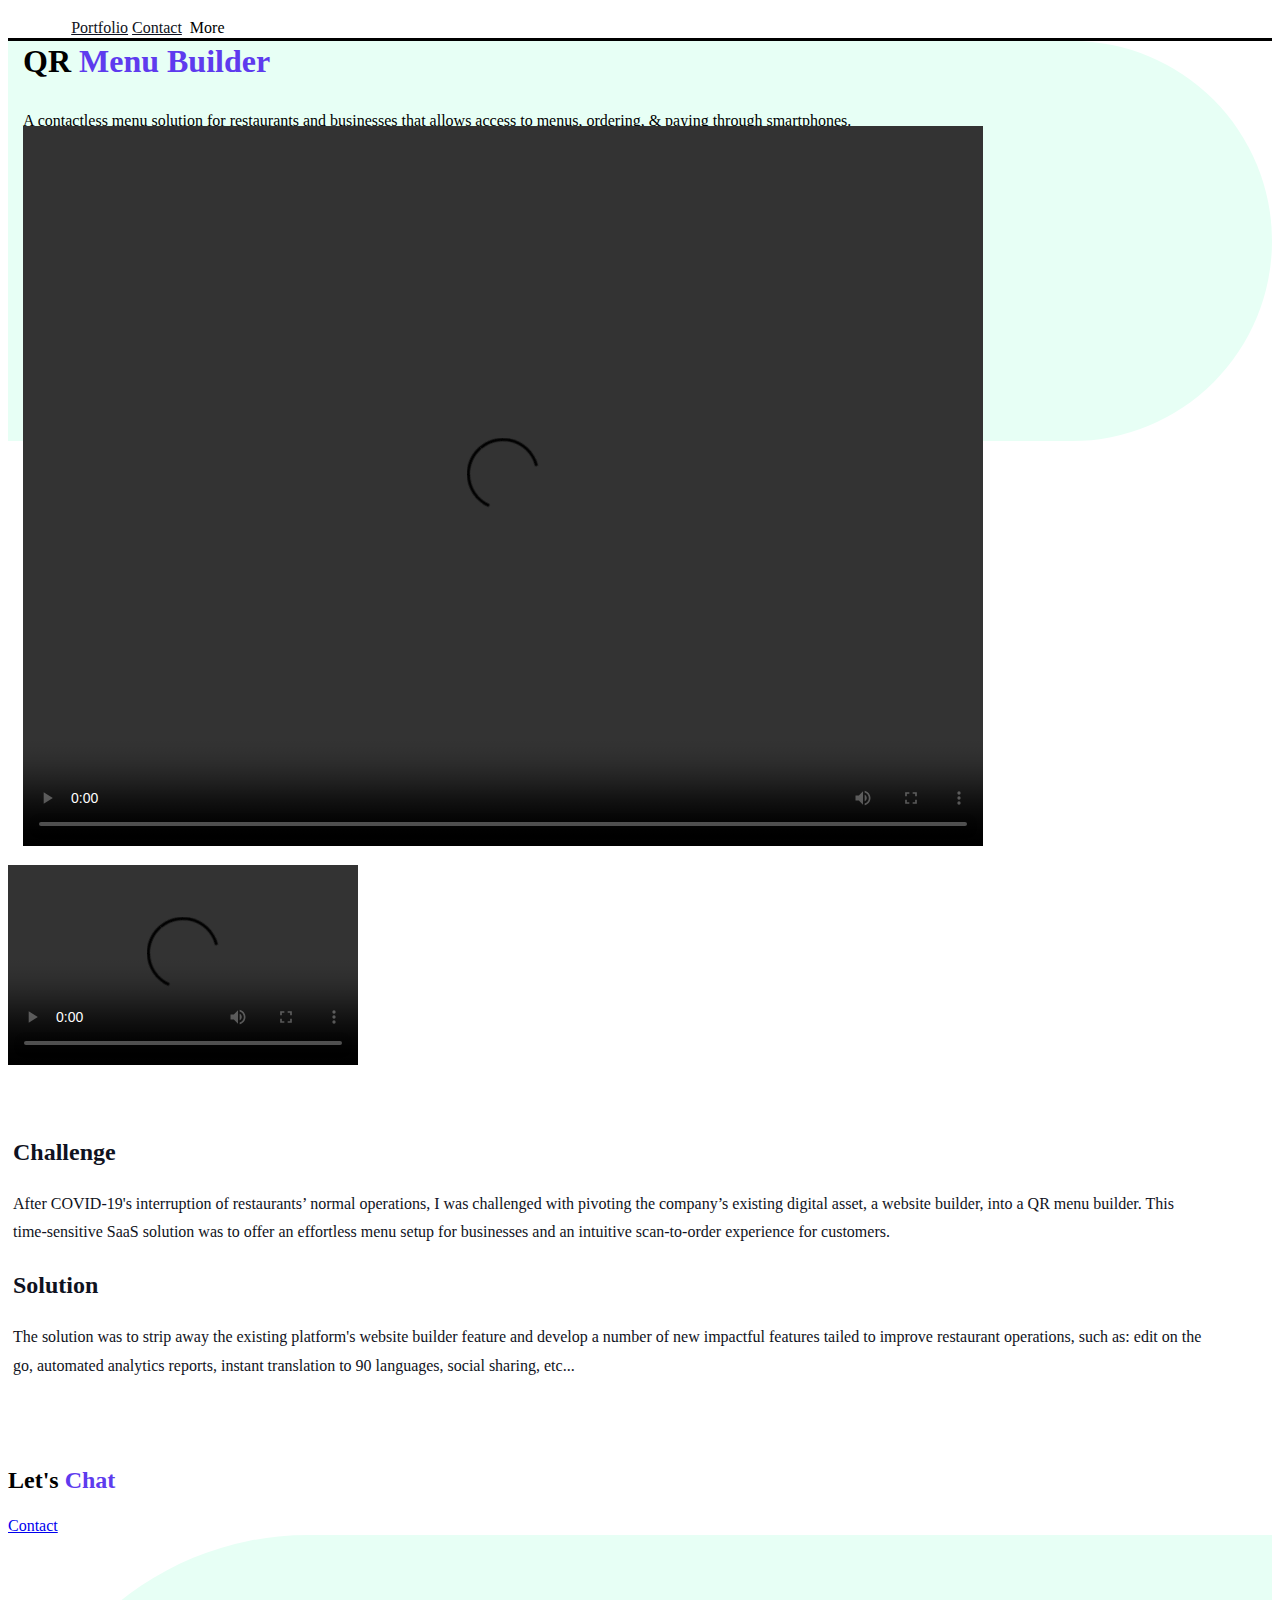
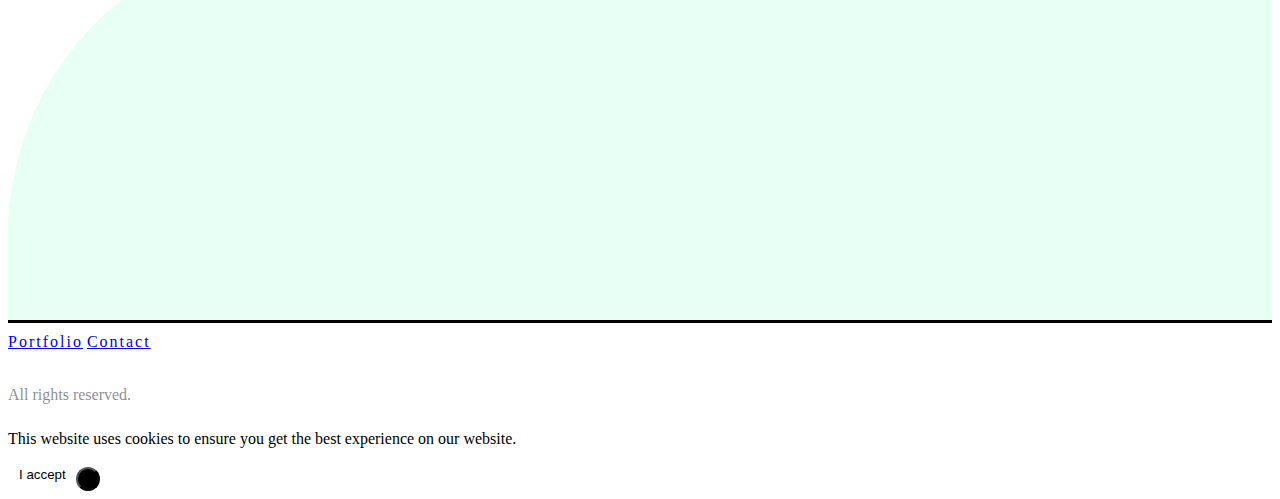
<file: qr-menu-builder/index.html>
<!DOCTYPE html>
<html ⚡="" lang="en">
    <head>
        <!-- start template head here-->
        <meta charset="UTF-8" />
        <meta http-equiv="X-UA-Compatible" content="IE=edge" />
        <meta name="generator" content="Tea Asatiani" />
        <meta name="viewport" content="width=device-width, initial-scale=1, minimum-scale=1" />
        <meta name="author" content="Tea Asatiani" />
        <link rel="icon" type="image/png" href="https://raw.githubusercontent.com/teaasatiani/portfolio/main/images/favicon.svg" />
        <link rel="apple-touch-icon-precomposed" sizes="57x57" href="https://raw.githubusercontent.com/teaasatiani/portfolio/main/images/favicon.svg" />
        <link rel="preconnect" href="https://www.googletagmanager.com" />
        <script async="" custom-element="amp-youtube" src="https://cdn.ampproject.org/v0/amp-youtube-0.1.js"></script>
        <script async="" custom-element="amp-lightbox" src="https://cdn.ampproject.org/v0/amp-lightbox-0.1.js"></script>
        <script async="" custom-element="amp-iframe" src="https://cdn.ampproject.org/v0/amp-iframe-0.1.js"></script>
        <script async="" custom-element="amp-lightbox-gallery" src="https://cdn.ampproject.org/v0/amp-lightbox-gallery-0.1.js"></script>
        <script async="" custom-element="amp-user-notification" src="https://cdn.ampproject.org/v0/amp-user-notification-0.1.js"></script>
        <script async="" custom-element="amp-position-observer" src="https://cdn.ampproject.org/v0/amp-position-observer-0.1.js"></script>
        <script async="" custom-element="amp-animation" src="https://cdn.ampproject.org/v0/amp-animation-0.1.js"></script>
        <script async="" src="https://cdn.ampproject.org/v0.js"></script>
        <script async="" custom-element="amp-analytics" src="https://cdn.ampproject.org/v0/amp-analytics-0.1.js"></script>
        <script async="" custom-element="amp-carousel" src="https://cdn.ampproject.org/v0/amp-carousel-0.2.js"></script>
        <script async="" custom-element="amp-image-lightbox" src="https://cdn.ampproject.org/v0/amp-image-lightbox-0.1.js"></script>
        <script async="" custom-element="amp-fit-text" src="https://cdn.ampproject.org/v0/amp-fit-text-0.1.js"></script>
        <script async="" custom-element="amp-form" src="https://cdn.ampproject.org/v0/amp-form-0.1.js"></script>
        <script async="" custom-template="amp-mustache" src="https://cdn.ampproject.org/v0/amp-mustache-0.2.js"></script>
        <script async="" custom-element="amp-sidebar" src="https://cdn.ampproject.org/v0/amp-sidebar-0.1.js"></script>
        <script async="" custom-element="amp-accordion" src="https://cdn.ampproject.org/v0/amp-accordion-0.1.js"></script>
        <script async="" custom-element="amp-recaptcha-input" src="https://cdn.ampproject.org/v0/amp-recaptcha-input-0.1.js"></script>
        <script async="" custom-element="amp-addthis" src="https://cdn.ampproject.org/v0/amp-addthis-0.1.js"></script>
        <script async="" custom-element="amp-list" src="https://cdn.ampproject.org/v0/amp-list-0.1.js"></script>
        <script async="" custom-element="amp-selector" src="https://cdn.ampproject.org/v0/amp-selector-0.1.js"></script>
        <script async="" custom-element="amp-bind" src="https://cdn.ampproject.org/v0/amp-bind-0.1.js"></script>
        <script async="" custom-element="amp-fx-collection" src="https://cdn.ampproject.org/v0/amp-fx-collection-0.1.js"></script>
        <script async="" custom-element="amp-auto-ads" src="https://cdn.ampproject.org/v0/amp-auto-ads-0.1.js"></script>
        <script async="" custom-element="amp-vimeo" src="https://cdn.ampproject.org/v0/amp-vimeo-0.1.js"></script>
        <script async="" custom-element="amp-ad" src="https://cdn.ampproject.org/v0/amp-ad-0.1.js"></script>
        <script async="" custom-element="amp-script" src="https://cdn.ampproject.org/v0/amp-script-0.1.js"></script>
        <script async="" custom-element="amp-truncate-text" src="https://cdn.ampproject.org/v0/amp-truncate-text-0.1.js"></script>
        <style amp-boilerplate="">
            body {
                -webkit-animation: -amp-start 8s steps(1, end) 0s 1 normal both;
                -moz-animation: -amp-start 8s steps(1, end) 0s 1 normal both;
                -ms-animation: -amp-start 8s steps(1, end) 0s 1 normal both;
                animation: -amp-start 8s steps(1, end) 0s 1 normal both;
            }
            @-webkit-keyframes -amp-start {
                from {
                    visibility: hidden;
                }
                to {
                    visibility: visible;
                }
            }
            @-moz-keyframes -amp-start {
                from {
                    visibility: hidden;
                }
                to {
                    visibility: visible;
                }
            }
            @-ms-keyframes -amp-start {
                from {
                    visibility: hidden;
                }
                to {
                    visibility: visible;
                }
            }
            @-o-keyframes -amp-start {
                from {
                    visibility: hidden;
                }
                to {
                    visibility: visible;
                }
            }
            @keyframes -amp-start {
                from {
                    visibility: hidden;
                }
                to {
                    visibility: visible;
                }
            }
        </style>
        <noscript>
            <style amp-boilerplate="">
                body {
                    -webkit-animation: none;
                    -moz-animation: none;
                    -ms-animation: none;
                    animation: none;
                }
            </style>
        </noscript>
        <!-- end template head here-->
        <title>QR Menu Builder Platform Product Management</title>
        <meta property="og:title" content="QR Menu Builder Platform Product Management" />
        <meta property="og:description" content="QRmenu is a contactless menu solution for restaurants and businesses. It allows customers to access menus, order food, and optionally pay through their smartphones using QR codes." />
        <meta name="description" content="QRmenu is a contactless menu solution for restaurants and businesses. It allows customers to access menus, order food, and optionally pay through their smartphones using QR codes." />
        <meta property="og:image" content="https://raw.githubusercontent.com/teaasatiani/portfolio/main/images/OG_preview.png" />
        <meta property="og:image:secure_url" content="https://raw.githubusercontent.com/teaasatiani/portfolio/main/images/OG_preview.png" />
        <meta property="og:image:width" content="1100" />
        <meta property="og:image:height" content="600" />
        <meta property="og:type" content="website" />
        <meta property="og:site_name" content="teaasatiani.com" />
        <meta property="og:url" content="https://teaasatiani.com/qr-menu-builder/" />
        <meta property="og:locale" content="en" />
        <link rel="canonical" href="https://teaasatiani.com/qr-menu-builder/" />
        <link href="https://fonts.googleapis.com/css?family=DM+Serif+Text|Noto+Serif+SC:400,700,900|Montserrat|Lora|Roboto+Mono|Inter:100,200,300,500,600,700,800,900|Public+Sans:100,200,300,500,600,700,800,900&display=swap" rel="stylesheet"/>
        <link rel="stylesheet" href="https://teaasatiani.com/style.css" />
    </head>
    <body>
        <amp-analytics type="gtag" data-credentials="include">
            <script type="application/json">
                { "vars": { "gtag_id": "UA-00000000-1", "config": { "UA-00000000-1": { "groups": "default" } } } }
            </script>
        </amp-analytics>
        <div id="top-page"></div>
        <amp-animation id="showAnim" layout="nodisplay">
            <script type="application/json">
                {
                    "duration": "200ms",
                    "fill": "both",
                    "iterations": "1",
                    "direction": "alternate",
                    "animations": [
                        { "selector": "#scrollToTopButton", "keyframes": [{ "opacity": "1", "visibility": "visible", "transform": "translate(0, 0)" }] },
                        { "selector": "#custom-header", "keyframes": [{ "opacity": "1", "visibility": "visible", "transform": "translate(0, 0)" }] }
                    ]
                }
            </script>
        </amp-animation>
        <!-- ... and the second one is for adding the button.-->
        <amp-animation id="hideAnim" layout="nodisplay">
            <script type="application/json">
                {
                    "duration": "200ms",
                    "fill": "both",
                    "iterations": "1",
                    "direction": "alternate",
                    "animations": [
                        { "selector": "#scrollToTopButton", "keyframes": [{ "opacity": "0", "visibility": "hidden", "transform": "translate(0, 100%)" }] },
                        { "selector": "#custom-header", "keyframes": [{ "opacity": "0", "visibility": "hidden", "transform": "translate(0, -100%)" }] }
                    ]
                }
            </script>
        </amp-animation>
        <div id="marker"><amp-position-observer on="enter:hideAnim.start; exit:showAnim.start" layout="nodisplay"></amp-position-observer></div>
        <!-- css hack -->
        <div style="display: none;">
            <div class="show_more more_arr_top"></div>
        </div>
        <!-- css hack -->

        <header class="nav-abso nav-5" style="background-color: var(--navbar-bg-color); padding: 7px 5% 0px 5%; transform: none; border-bottom: 3px solid #000;" id="i05421460295656502">
            <div id="custom-header" style="background-color: rgb(255, 255, 255); display: none;" class="container"></div>
            <div class="nm_c" id="nav-wrapper">
                <div class="nm_lg">
                    <a href="/" style="height: 63px; margin: 0;">
                        <amp-img src="https://raw.githubusercontent.com/teaasatiani/portfolio/main/images/tea-asatiani.svg" width="150" height="48" layout="intrinsic" alt="Tea Asatiani" style="margin-top: 5px;"></amp-img>
                    </a>
                </div>
                <div class="ham_w">
                    <div id="hamb7" aria-label="menu icon" tabindex="0" role="button" on="tap:hamb7.toggleClass(class='mn_cls'),nv_m.toggleClass(class='nw_actv')">
                        <span style="background-color: rgb(15, 18, 33);"></span>
                        <span style="background-color: rgb(15, 18, 33);"></span>
                        <span style="background-color: rgb(15, 18, 33);"></span>
                    </div>
                </div>

                <div id="nv_m_c">
                    <div id="nv_m">
                        <div class="bg_tm" tabindex="0" role="button" on="tap:hamb7.toggleClass(class='mn_cls'),nv_m.toggleClass(class='nw_actv')"></div>
                        <div id="smart_list" class="nv_lst">
                            <a href="/portfolio/" class="display-text-2" style="color: rgb(15, 18, 33);">Portfolio</a>
                            <a href="https://raw.githubusercontent.com/teaasatiani/portfolio/main/files/2024_resume_tea_asatiani.pdf" target="_blank" class="display-text-2" style="color: rgb(15, 18, 33); display:none;">Resume</a>
                            <a href="/contact/" class="display-text-2" style="color: rgb(15, 18, 33);">Contact</a>
                            <a class="hideondesktop" href="https://www.linkedin.com/in/tea-as/" target="_blank"><i class="fab fa-linkedin" style="font-size: 30px; display: inline-block; color: rgb(94, 59, 238);"></i></a>
                            <a aria-label="more" class="nv-more display-text-2" style="color: rgb(0, 0, 0);" on="tap:smart_list.toggleClass(class='show_more'),more_arr.toggleClass(class='more_arr_top')">
                                More
                                <span id="more_arr"><i class="fas fa-angle-down" style="font-size: 20px;"></i></span>
                            </a>
                        </div>
                    </div>
                    <a class="hideonmobile" href="https://www.linkedin.com/in/tea-as/" target="_blank">
                        <i class="fab fa-linkedin" style="font-size: 25px; display: inline-block; color: rgb(94, 59, 238); position: absolute; top: 20px; right: 20px;"></i>
                    </a>
                </div>
            </div>
        </header>

        <!-- Start page -->

        <section id="1">
            <div class="row left padd140m100" >
                <div class="col-9" style="background-color: rgb(231, 255, 245); min-height: 400px; border-top-right-radius: 300px; border-bottom-right-radius: 300px;"></div>
                <div class="col-3"></div>
            </div>
            <div class="row flexmiddle left">
                <div class="col-2 hideonmobile"></div>
                <div class="col-6" style="padding: 15px; margin-top: -440px;">
                    <h1 style="letter-spacing: 0px; line-height: 1.5; font-weight: 800;" class="display-title-1">QR <span style="color: rgb(94, 59, 238); font-weight: 800; line-height: 1.5; letter-spacing: 0px;">Menu Builder</span></h1>
                    <p style="line-height: 1.8; font-weight: 300; margin: 20px auto 0px auto;" class="display-text-1">
                        A contactless menu solution for restaurants and businesses that allows access to menus, ordering, & paying through smartphones.
                    </p>
                   
                </div>
                <div class="col-4 hideonmobile"></div>
            </div>
        </section>

       <section id="2">
            <div class="row" style="color: rgb(15, 18, 33);">
                <div class="col-2"></div>
                <div class="col-8 center hideonmobile" style="padding: 15px;">
                    <video width="960" height="720" controls loop layout="intrinsic" src="https://raw.githubusercontent.com/teaasatiani/portfolio/main/files/qrmenu.mp4" type="video/mp4" style="margin-top: -40px;">
                        Your browser does not support the video tag.
                    </video>
                </div>
                <div class="col-12 center hideondesktop nmart50m">
                    <video width="350" height="200" controls autoplay loop src="https://raw.githubusercontent.com/teaasatiani/portfolio/main/files/qrmenu.mp4" type="video/mp4">
                        Your browser does not support the video tag.
                    </video>
                 </div>

                <div class="col-2 hideonmobile"></div>
            </div>
            <div class="row hideonmobile" style="min-height: 40px;"></div>
        </section>

        <section class="" id="3">
            <div class="row left" style="padding: 5px; color: rgb(15, 18, 33);">
                <div class="col-2"></div>
                <div class="col-4 pad10">
                    <h2 style="letter-spacing: 0px; line-height: 1.5; font-weight: 700;" class="display-title-2">Challenge</h2>
                    <p style="line-height: 1.8; margin-top: 20px; font-weight: 300; max-width: 95%; margin-left: 0px;" class="display-text-1">
                        After COVID-19's interruption of restaurants’ normal operations, I was challenged with pivoting the company’s existing digital asset, a website builder, into a QR menu builder. This time-sensitive SaaS solution was
                        to offer an effortless menu setup for businesses and an intuitive scan-to-order experience for customers.
                    </p>
                </div>
                <div class="col-4 pad10">
                    <h2 style="letter-spacing: 0px; line-height: 1.5; font-weight: 700;" class="display-title-2 mart60m">Solution</h2>
                    <p style="line-height: 1.8; margin-top: 20px; font-weight: 300; max-width: 95%; margin-left: 0px;" class="display-text-1">
                        The solution was to strip away the existing platform's website builder feature and develop a number of new impactful features tailed to improve restaurant operations, such as: edit on the go, automated analytics
                        reports, instant translation to 90 languages, social sharing, etc...
                    </p>
                </div>
                <div class="col-2"></div>
            </div>
        </section>

        <section class="hideonmobile" id="4">
            <div class="row">
                <div class="col-12" style="min-height: 40px;"></div>
            </div>
        </section>

        <section id="5">
            <div class="row left">
                <div class="col-2"></div>
                <div class="col-2">
                    <h2 class="display-title-2 padt40" style="letter-spacing: 0px; line-height: 1.5; font-weight: 700;">Let's <span style="color: rgb(94, 59, 238); font-weight: 700; line-height: 1.5; letter-spacing: 0px;">Chat</span></h2>
                    <a class="btn display-text-3" href="/contact/" style="margin-top: 20px;">Contact</a>
                </div>
                <div class="col-8" style="background-color: rgb(231, 255, 245); min-height: 385px; border-top-left-radius: 300px;"></div>
            </div>
        </section>

        <!-- Footer -->

        <footer id="100">
            <div class="row" style="border-top: 3px solid #000; padding-top: 10px; padding-bottom: 10px;">
                <div class="col-12 pad0 center" style="color: rgb(15, 18, 33);">
                    <a class="pad10 display-text-4" href="/portfolio/" style="display: inline-block; letter-spacing: 2px; margin-top: 0px; margin-bottom: 0px;">Portfolio</a>
                    <a
                        class="pad10 display-text-4"
                        href="https://raw.githubusercontent.com/teaasatiani/portfolio/main/files/2024_resume_tea_asatiani.pdf"
                        style="display: inline-block; letter-spacing: 2px; margin-top: 0px; margin-bottom: 0px; display:none;"
                    >
                        Resume
                    </a>
                    <a class="pad10 display-text-4" href="/contact/" style="display: inline-block; letter-spacing: 2px;">Contact</a>
                </div>
            </div>
            <div class="row flexmiddle">
                <div class="col-12 pad0 center" style="color: rgba(15, 18, 33, 0.5);">
                    <p style="line-height: 1.8; margin: 20px auto;" class="display-text-4">All rights reserved.</p>
                </div>
            </div>
        </footer>

        <amp-user-notification id="my-notification" class="cookie-notification" layout="nodisplay">
            <p class="display-text-4" style="letter-spacing: normal;">This website uses cookies to ensure you get the best experience on our website.</p>
            <button on="tap:my-notification.dismiss" style="margin-left: 5px; background-color: #fff; border: none; line-height: 20px;">I accept</button>
        </amp-user-notification>
        <button id="scrollToTopButton" on="tap:top-page.scrollTo(duration=800)" class="btn" style="background-color: #000; text-align: center; border-radius: 20em; padding: 10px;" aria-label="scrolltotop">
            <amp-img width="30" height="30" layout="fixed" src="https://raw.githubusercontent.com/teaasatiani/portfolio/main/images/angle-double-up-solid.svg" alt="arrow up"></amp-img>
        </button>
    </body>
</html>
</file>
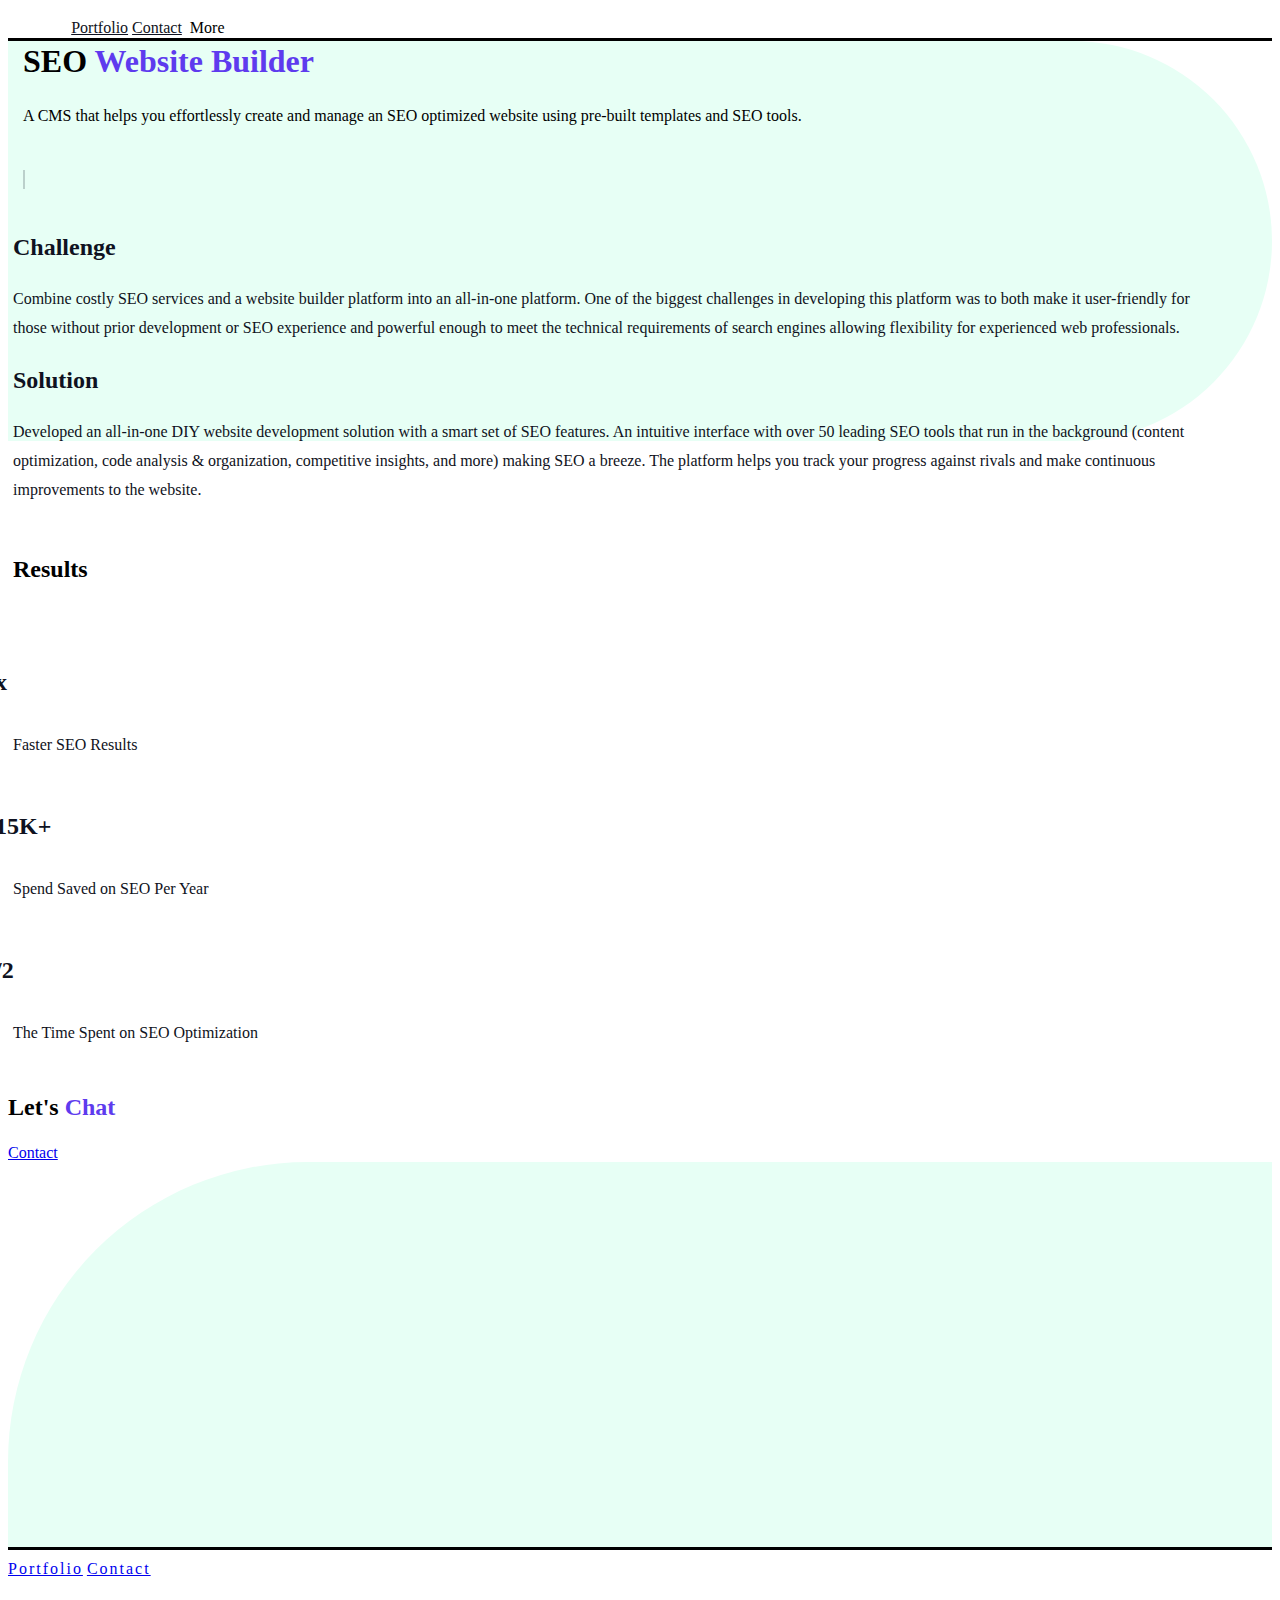
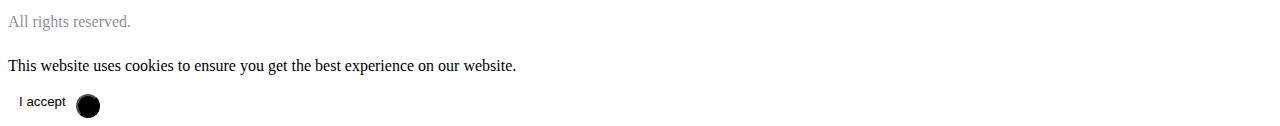
<file: website-builder/index.html>
<!DOCTYPE html>
<html ⚡="" lang="en">
    <head>
        <!-- start template head here-->
        <meta charset="UTF-8" />
        <meta http-equiv="X-UA-Compatible" content="IE=edge" />
        <meta name="generator" content="Tea Asatiani" />
        <meta name="viewport" content="width=device-width, initial-scale=1, minimum-scale=1" />
        <meta name="author" content="Tea Asatiani" />
        <link rel="icon" type="image/png" href="https://raw.githubusercontent.com/teaasatiani/portfolio/main/images/favicon.svg" />
        <link rel="apple-touch-icon-precomposed" sizes="57x57" href="https://raw.githubusercontent.com/teaasatiani/portfolio/main/images/favicon.svg" />
        <link rel="preconnect" href="https://www.googletagmanager.com" />
        <script async="" custom-element="amp-youtube" src="https://cdn.ampproject.org/v0/amp-youtube-0.1.js"></script>
        <script async="" custom-element="amp-lightbox" src="https://cdn.ampproject.org/v0/amp-lightbox-0.1.js"></script>
        <script async="" custom-element="amp-iframe" src="https://cdn.ampproject.org/v0/amp-iframe-0.1.js"></script>
        <script async="" custom-element="amp-lightbox-gallery" src="https://cdn.ampproject.org/v0/amp-lightbox-gallery-0.1.js"></script>
        <script async="" custom-element="amp-user-notification" src="https://cdn.ampproject.org/v0/amp-user-notification-0.1.js"></script>
        <script async="" custom-element="amp-position-observer" src="https://cdn.ampproject.org/v0/amp-position-observer-0.1.js"></script>
        <script async="" custom-element="amp-animation" src="https://cdn.ampproject.org/v0/amp-animation-0.1.js"></script>
        <script async="" src="https://cdn.ampproject.org/v0.js"></script>
        <script async="" custom-element="amp-analytics" src="https://cdn.ampproject.org/v0/amp-analytics-0.1.js"></script>
        <script async="" custom-element="amp-carousel" src="https://cdn.ampproject.org/v0/amp-carousel-0.2.js"></script>
        <script async="" custom-element="amp-image-lightbox" src="https://cdn.ampproject.org/v0/amp-image-lightbox-0.1.js"></script>
        <script async="" custom-element="amp-fit-text" src="https://cdn.ampproject.org/v0/amp-fit-text-0.1.js"></script>
        <script async="" custom-element="amp-form" src="https://cdn.ampproject.org/v0/amp-form-0.1.js"></script>
        <script async="" custom-template="amp-mustache" src="https://cdn.ampproject.org/v0/amp-mustache-0.2.js"></script>
        <script async="" custom-element="amp-sidebar" src="https://cdn.ampproject.org/v0/amp-sidebar-0.1.js"></script>
        <script async="" custom-element="amp-accordion" src="https://cdn.ampproject.org/v0/amp-accordion-0.1.js"></script>
        <script async="" custom-element="amp-recaptcha-input" src="https://cdn.ampproject.org/v0/amp-recaptcha-input-0.1.js"></script>
        <script async="" custom-element="amp-addthis" src="https://cdn.ampproject.org/v0/amp-addthis-0.1.js"></script>
        <script async="" custom-element="amp-list" src="https://cdn.ampproject.org/v0/amp-list-0.1.js"></script>
        <script async="" custom-element="amp-selector" src="https://cdn.ampproject.org/v0/amp-selector-0.1.js"></script>
        <script async="" custom-element="amp-bind" src="https://cdn.ampproject.org/v0/amp-bind-0.1.js"></script>
        <script async="" custom-element="amp-fx-collection" src="https://cdn.ampproject.org/v0/amp-fx-collection-0.1.js"></script>
        <script async="" custom-element="amp-auto-ads" src="https://cdn.ampproject.org/v0/amp-auto-ads-0.1.js"></script>
        <script async="" custom-element="amp-vimeo" src="https://cdn.ampproject.org/v0/amp-vimeo-0.1.js"></script>
        <script async="" custom-element="amp-ad" src="https://cdn.ampproject.org/v0/amp-ad-0.1.js"></script>
        <script async="" custom-element="amp-script" src="https://cdn.ampproject.org/v0/amp-script-0.1.js"></script>
        <script async="" custom-element="amp-truncate-text" src="https://cdn.ampproject.org/v0/amp-truncate-text-0.1.js"></script>
        <style amp-boilerplate="">
            body {
                -webkit-animation: -amp-start 8s steps(1, end) 0s 1 normal both;
                -moz-animation: -amp-start 8s steps(1, end) 0s 1 normal both;
                -ms-animation: -amp-start 8s steps(1, end) 0s 1 normal both;
                animation: -amp-start 8s steps(1, end) 0s 1 normal both;
            }
            @-webkit-keyframes -amp-start {
                from {
                    visibility: hidden;
                }
                to {
                    visibility: visible;
                }
            }
            @-moz-keyframes -amp-start {
                from {
                    visibility: hidden;
                }
                to {
                    visibility: visible;
                }
            }
            @-ms-keyframes -amp-start {
                from {
                    visibility: hidden;
                }
                to {
                    visibility: visible;
                }
            }
            @-o-keyframes -amp-start {
                from {
                    visibility: hidden;
                }
                to {
                    visibility: visible;
                }
            }
            @keyframes -amp-start {
                from {
                    visibility: hidden;
                }
                to {
                    visibility: visible;
                }
            }
        </style>
        <noscript>
            <style amp-boilerplate="">
                body {
                    -webkit-animation: none;
                    -moz-animation: none;
                    -ms-animation: none;
                    animation: none;
                }
            </style>
        </noscript>
        <!-- end template head here-->
        <title>Tea's Product Management Website</title>
        <meta property="og:title" content="Tea's Product Management Website" />
        <meta property="og:description" content="Digital Product Marketing and Development Manager" />
        <meta name="description" content="Digital Product Marketing and Development Manager" />
        <meta property="og:image" content="https://raw.githubusercontent.com/teaasatiani/portfolio/main/images/OG_preview.png" />
        <meta property="og:image:secure_url" content="https://raw.githubusercontent.com/teaasatiani/portfolio/main/images/OG_preview.png" />
        <meta property="og:image:width" content="1100" />
        <meta property="og:image:height" content="600" />
        <meta property="og:type" content="website" />
        <meta property="og:site_name" content="teaasatiani.com" />
        <meta property="og:url" content="https://teaasatiani.com/" />
        <meta property="og:locale" content="en" />
        <link rel="canonical" href="https://teaasatiani.com/" />
        <link href="https://fonts.googleapis.com/css?family=DM+Serif+Text|Noto+Serif+SC:400,700,900|Montserrat|Lora|Roboto+Mono|Inter:100,200,300,500,600,700,800,900|Public+Sans:100,200,300,500,600,700,800,900&display=swap" rel="stylesheet"/>
        <link rel="stylesheet" href="https://teaasatiani.com/style.css" />
    </head>
    <body>
        <amp-analytics type="gtag" data-credentials="include">
            <script type="application/json">
                { "vars": { "gtag_id": "UA-00000000-1", "config": { "UA-00000000-1": { "groups": "default" } } } }
            </script>
        </amp-analytics>
        <div id="top-page"></div>
        <amp-animation id="showAnim" layout="nodisplay">
            <script type="application/json">
                {
                    "duration": "200ms",
                    "fill": "both",
                    "iterations": "1",
                    "direction": "alternate",
                    "animations": [
                        { "selector": "#scrollToTopButton", "keyframes": [{ "opacity": "1", "visibility": "visible", "transform": "translate(0, 0)" }] },
                        { "selector": "#custom-header", "keyframes": [{ "opacity": "1", "visibility": "visible", "transform": "translate(0, 0)" }] }
                    ]
                }
            </script>
        </amp-animation>
        <!-- ... and the second one is for adding the button.-->
        <amp-animation id="hideAnim" layout="nodisplay">
            <script type="application/json">
                {
                    "duration": "200ms",
                    "fill": "both",
                    "iterations": "1",
                    "direction": "alternate",
                    "animations": [
                        { "selector": "#scrollToTopButton", "keyframes": [{ "opacity": "0", "visibility": "hidden", "transform": "translate(0, 100%)" }] },
                        { "selector": "#custom-header", "keyframes": [{ "opacity": "0", "visibility": "hidden", "transform": "translate(0, -100%)" }] }
                    ]
                }
            </script>
        </amp-animation>
        <div id="marker"><amp-position-observer on="enter:hideAnim.start; exit:showAnim.start" layout="nodisplay"></amp-position-observer></div>
        <!-- css hack -->
        <div style="display: none;">
            <div class="show_more more_arr_top"></div>
        </div>
        <!-- css hack -->

        <header class="nav-abso nav-5" style="background-color: var(--navbar-bg-color); padding: 7px 5% 0px 5%; transform: none; border-bottom: 3px solid #000;" id="i05421460295656502">
            <div id="custom-header" style="background-color: rgb(255, 255, 255); display: none;" class="container"></div>
            <div class="nm_c" id="nav-wrapper">
                <div class="nm_lg">
                    <a href="/" style="height: 63px; margin: 0;">
                        <amp-img src="https://raw.githubusercontent.com/teaasatiani/portfolio/main/images/tea-asatiani.svg" width="150" height="48" layout="intrinsic" alt="Tea Asatiani" style="margin-top: 5px;"></amp-img>
                    </a>
                </div>
                <div class="ham_w">
                    <div id="hamb7" aria-label="menu icon" tabindex="0" role="button" on="tap:hamb7.toggleClass(class='mn_cls'),nv_m.toggleClass(class='nw_actv')">
                        <span style="background-color: rgb(15, 18, 33);"></span>
                        <span style="background-color: rgb(15, 18, 33);"></span>
                        <span style="background-color: rgb(15, 18, 33);"></span>
                    </div>
                </div>

                <div id="nv_m_c">
                    <div id="nv_m">
                        <div class="bg_tm" tabindex="0" role="button" on="tap:hamb7.toggleClass(class='mn_cls'),nv_m.toggleClass(class='nw_actv')"></div>
                        <div id="smart_list" class="nv_lst">
                            <a href="/portfolio/" class="display-text-2" style="color: rgb(15, 18, 33);">Portfolio</a>
                            <a href="https://raw.githubusercontent.com/teaasatiani/portfolio/main/files/2024_resume_tea_asatiani.pdf" target="_blank" class="display-text-2" style="color: rgb(15, 18, 33); display:none;">Resume</a>
                            <a href="/contact/" class="display-text-2" style="color: rgb(15, 18, 33);">Contact</a>
                            <a class="hideondesktop" href="https://www.linkedin.com/in/tea-as/" target="_blank"><i class="fab fa-linkedin" style="font-size: 30px; display: inline-block; color: rgb(94, 59, 238);"></i></a>
                            <a aria-label="more" class="nv-more display-text-2" style="color: rgb(0, 0, 0);" on="tap:smart_list.toggleClass(class='show_more'),more_arr.toggleClass(class='more_arr_top')">
                                More
                                <span id="more_arr"><i class="fas fa-angle-down" style="font-size: 20px;"></i></span>
                            </a>
                        </div>
                    </div>
                    <a class="hideonmobile" href="https://www.linkedin.com/in/tea-as/" target="_blank">
                        <i class="fab fa-linkedin" style="font-size: 25px; display: inline-block; color: rgb(94, 59, 238); position: absolute; top: 20px; right: 20px;"></i>
                    </a>
                </div>
            </div>
        </header>

        <!-- Start page -->

        <section id="1">
            <div class="row left padd140m100" >
                <div class="col-9" style="background-color: rgb(231, 255, 245); min-height: 400px; border-top-right-radius: 300px; border-bottom-right-radius: 300px;"></div>
                <div class="col-3"></div>
            </div>
            <div class="row flexmiddle left">
                <div class="col-2 hideonmobile"></div>
                <div class="col-6" style="padding: 15px; margin-top: -440px;">
                    <h1 style="letter-spacing: 0px; line-height: 1.5; font-weight: 800;" class="display-title-1">SEO <span style="color: rgb(94, 59, 238); font-weight: 800; line-height: 1.5; letter-spacing: 0px;">Website Builder</span></h1>
                    <p class="display-text-1 subheader">A CMS that helps you effortlessly create and manage an SEO optimized website using pre-built templates and SEO tools.</p>
                  
                </div>
                <div class="col-4 hideonmobile"></div>
            </div>
        </section>

        <section class="pad70d0m" id="2">
            <div class="row" style="color: rgb(15, 18, 33);">
                <div class="col-2 hideonmobile"></div>
                <div class="col-8 nmart50m" style="padding: 15px;">
                    <amp-img
                        aria-label="image"
                        src="https://raw.githubusercontent.com/teaasatiani/portfolio/main/images/cms/website-builder.png"
                        layout="intrinsic"
                        alt="SEO Dashboard"
                        width="1440"
                        height="812"
                        style="border: 1px solid rgba(15, 18, 33, 0.2);"
                    ></amp-img>
                </div>
                <div class="col-2 hideonmobile"></div>
            </div>
        </section>

        <section class="" id="3">
            <div class="row" style="padding: 5px; color: rgb(15, 18, 33);">
                <div class="col-2"></div>
                <div class="col-4 pad10">
                    <h2 style="letter-spacing: 0px; line-height: 1.5; font-weight: 700;" class="display-title-2 nmart50m">Challenge</h2>
                    <p style="line-height: 1.8; margin-top: 20px; font-weight: 300; max-width: 95%; margin-left: 0px;" class="display-text-1">
                        Combine costly SEO services and a website builder platform into an all-in-one platform. One of the biggest challenges in developing this platform was to both make it user-friendly for those without prior development
                        or SEO experience and powerful enough to meet the technical requirements of search engines allowing flexibility for experienced web professionals.
                    </p>
                </div>
                <div class="col-4 pad10">
                    <h2 style="letter-spacing: 0px; line-height: 1.5; font-weight: 700;" class="display-title-2 mart60m">Solution</h2>
                    <p style="line-height: 1.8; margin-top: 20px; font-weight: 300; max-width: 95%; margin-left: 0px;" class="display-text-1">
                        Developed an all-in-one DIY website development solution with a smart set of SEO features. An intuitive interface with over 50 leading SEO tools that run in the background (content optimization, code analysis &
                        organization, competitive insights, and more) making SEO a breeze. The platform helps you track your progress against rivals and make continuous improvements to the website.
                    </p>
                </div>
                <div class="col-2"></div>
            </div>
        </section>

        <section class="pad70d0m" id="4">
            <div class="row" style="padding: 5px;">
                <div class="col-2 hideonmobile"></div>
                <div class="col-8"> <h2 style="letter-spacing: 0px; line-height: 1.5; font-weight: 700;" class="display-title-2 nmart50m">Results</h2></div>
                <div class="col-2 hideonmobile"></div> 
            </div> 
            <div class="row" style="padding: 5px; color: rgb(15, 18, 33);">
                <div class="col-2 hideonmobile"></div>
                <div class="col-3 pad10">
                    <h2 style="letter-spacing: 0px; line-height: 1.5; font-weight: 700;" class="display-title-2">
                        <i class="mar0 fas fa-circle" style="font-size: 50px; color: rgba(94, 59, 238, 0.2); margin-right: -30px; z-index: 0;"></i> 2x
                    </h2>
                    <p style="line-height: 1.8; margin-top: 20px; font-weight: 300;" class="display-text-1">Faster SEO Results</p>
                </div>
                <div class="col-3 pad10">
                    <h2 style="letter-spacing: 0px; line-height: 1.5; font-weight: 700;" class="display-title-2 mart60m">
                        <i class="mar0 fas fa-circle" style="font-size: 50px; color: rgba(94, 59, 238, 0.2); margin-right: -30px; z-index: 0;"></i> $15K+
                    </h2>
                    <p style="line-height: 1.8; margin-top: 20px; font-weight: 300;" class="display-text-1">Spend Saved on SEO Per Year</p>
                </div>
                <div class="col-3 pad10">
                    <h2 style="letter-spacing: 0px; line-height: 1.5; font-weight: 700;" class="display-title-2 mart60m">
                        <i class="mar0 fas fa-circle" style="font-size: 50px; color: rgba(94, 59, 238, 0.2); margin-right: -30px; z-index: 0;"></i> 1/2
                    </h2>
                    <p style="line-height: 1.8; margin-top: 20px; font-weight: 300;" class="display-text-1">The Time Spent on SEO Optimization</p>
                </div>
                <div class="col-2 hideonmobile"></div>
            </div>
        </section>

        <section id="5">
            <div class="row left">
                <div class="col-2"></div>
                <div class="col-2">
                    <h2 class="display-title-2 padt40 nmart50m" style="letter-spacing: 0px; line-height: 1.5; font-weight: 700;">Let's <span style="color: rgb(94, 59, 238); font-weight: 700; line-height: 1.5; letter-spacing: 0px;">Chat</span></h2>
                    <a class="btn display-text-3" href="/contact/" style="margin-top: 20px;">Contact</a>
                </div>
                <div class="col-8" style="background-color: rgb(231, 255, 245); min-height: 385px; border-top-left-radius: 300px;"></div>
            </div>
        </section>

        <!-- Footer -->

        <footer id="100">
            <div class="row" style="border-top: 3px solid #000; padding-top: 10px; padding-bottom: 10px;">
                <div class="col-12 pad0 center" style="color: rgb(15, 18, 33);">
                    <a class="pad10 display-text-4" href="/portfolio/" style="display: inline-block; letter-spacing: 2px; margin-top: 0px; margin-bottom: 0px;">Portfolio</a>
                    <a
                        class="pad10 display-text-4"
                        href="https://raw.githubusercontent.com/teaasatiani/portfolio/main/files/2024_resume_tea_asatiani.pdf"
                        style="display: inline-block; letter-spacing: 2px; margin-top: 0px; margin-bottom: 0px; display:none;"
                    >
                        Resume
                    </a>
                    <a class="pad10 display-text-4" href="/contact/" style="display: inline-block; letter-spacing: 2px;">Contact</a>
                </div>
            </div>
            <div class="row flexmiddle">
                <div class="col-12 pad0 center" style="color: rgba(15, 18, 33, 0.5);">
                    <p style="line-height: 1.8; margin: 20px auto;" class="display-text-4">All rights reserved.</p>
                </div>
            </div>
        </footer>

        <amp-user-notification id="my-notification" class="cookie-notification" layout="nodisplay">
            <p class="display-text-4" style="letter-spacing: normal;">This website uses cookies to ensure you get the best experience on our website.</p>
            <button on="tap:my-notification.dismiss" style="margin-left: 5px; background-color: #fff; border: none; line-height: 20px;">I accept</button>
        </amp-user-notification>
        <button id="scrollToTopButton" on="tap:top-page.scrollTo(duration=800)" class="btn" style="background-color: #000; text-align: center; border-radius: 20em; padding: 10px;" aria-label="scrolltotop">
            <amp-img width="30" height="30" layout="fixed" src="https://raw.githubusercontent.com/teaasatiani/portfolio/main/images/angle-double-up-solid.svg" alt="arrow up"></amp-img>
        </button>
    </body>
</html>
</file>
<file: style.css>
.fa,
.fab,
.fad,
.fal,
.far,
.fas {
    -moz-osx-font-smoothing: grayscale;
    -webkit-font-smoothing: antialiased;
    display: inline-block;
    font-style: normal;
    font-variant: normal;
    text-rendering: auto;
    line-height: 1;
}

.fa-lg {
    font-size: 1.33333em;
    line-height: 0.75em;
    vertical-align: -0.0667em;
}

.fa-xs {
    font-size: 0.75em;
}

.fa-sm {
    font-size: 0.875em;
}

.fa-1x {
    font-size: 1em;
}

.fa-2x {
    font-size: 2em;
}

.fa-3x {
    font-size: 3em;
}

.fa-4x {
    font-size: 4em;
}

.fa-5x {
    font-size: 5em;
}

.fa-6x {
    font-size: 6em;
}

.fa-7x {
    font-size: 7em;
}

.fa-8x {
    font-size: 8em;
}

.fa-9x {
    font-size: 9em;
}

.fa-10x {
    font-size: 10em;
}

.fa-fw {
    text-align: center;
    width: 1.25em;
}

.fa-ul {
    list-style-type: none;
    margin-left: 2.5em;
    padding-left: 0;
}

.fa-ul> li {
    position: relative;
}

.fa-li {
    left: -2em;
    position: absolute;
    text-align: center;
    width: 2em;
    line-height: inherit;
}

.fa-border {
    border: solid 0.08em #eee;
    border-radius: 0.1em;
    padding: 0.2em 0.25em 0.15em;
}

.fa-pull-left {
    float: left;
}

.fa-pull-right {
    float: right;
}

.fa.fa-pull-left,
.fab.fa-pull-left,
.fal.fa-pull-left,
.far.fa-pull-left,
.fas.fa-pull-left {
    margin-right: 0.3em;
}

.fa.fa-pull-right,
.fab.fa-pull-right,
.fal.fa-pull-right,
.far.fa-pull-right,
.fas.fa-pull-right {
    margin-left: 0.3em;
}

.fa-spin {
    -webkit-animation: fa-spin 2s infinite linear;
    -moz-animation: fa-spin 2s infinite linear;
    animation: fa-spin 2s infinite linear;
}

.fa-pulse {
    -webkit-animation: fa-spin 1s infinite steps(8);
    -moz-animation: fa-spin 1s infinite steps(8);
    animation: fa-spin 1s infinite steps(8);
}

@-webkit-keyframes fa-spin {
    0% {
        -webkit-transform: rotate(0);
        -moz-transform: rotate(0);
        -o-transform: rotate(0);
        -ms-transform: rotate(0);
        transform: rotate(0);
    }

    100% {
        -webkit-transform: rotate(360deg);
        -moz-transform: rotate(360deg);
        -o-transform: rotate(360deg);
        -ms-transform: rotate(360deg);
        transform: rotate(360deg);
    }
}

@keyframes fa-spin {
    0% {
        -webkit-transform: rotate(0);
        -moz-transform: rotate(0);
        -o-transform: rotate(0);
        -ms-transform: rotate(0);
        transform: rotate(0);
    }

    100% {
        -webkit-transform: rotate(360deg);
        -moz-transform: rotate(360deg);
        -o-transform: rotate(360deg);
        -ms-transform: rotate(360deg);
        transform: rotate(360deg);
    }
}

.fa-rotate-90 {
    -webkit-transform: rotate(90deg);
    -moz-transform: rotate(90deg);
    -o-transform: rotate(90deg);
    -ms-transform: rotate(90deg);
    transform: rotate(90deg);
}

.fa-rotate-180 {
    -webkit-transform: rotate(180deg);
    -moz-transform: rotate(180deg);
    -o-transform: rotate(180deg);
    -ms-transform: rotate(180deg);
    transform: rotate(180deg);
}

.fa-rotate-270 {
    -webkit-transform: rotate(270deg);
    -moz-transform: rotate(270deg);
    -o-transform: rotate(270deg);
    -ms-transform: rotate(270deg);
    transform: rotate(270deg);
}

.fa-flip-horizontal {
    -webkit-transform: scale(-1, 1);
    -moz-transform: scale(-1, 1);
    -o-transform: scale(-1, 1);
    -ms-transform: scale(-1, 1);
    transform: scale(-1, 1);
}

.fa-flip-vertical {
    -webkit-transform: scale(1, -1);
    -moz-transform: scale(1, -1);
    -o-transform: scale(1, -1);
    -ms-transform: scale(1, -1);
    transform: scale(1, -1);
}

.fa-flip-both,
.fa-flip-horizontal.fa-flip-vertical {
    -webkit-transform: scale(-1, -1);
    -moz-transform: scale(-1, -1);
    -o-transform: scale(-1, -1);
    -ms-transform: scale(-1, -1);
    transform: scale(-1, -1);
}

:root .fa-flip-both,
:root .fa-flip-horizontal,
:root .fa-flip-vertical,
:root .fa-rotate-180,
:root .fa-rotate-270,
:root .fa-rotate-90 {
    -webkit-filter: none;
    filter: none;
}

.fa-stack {
    display: inline-block;
    height: 2em;
    line-height: 2em;
    position: relative;
    vertical-align: middle;
    width: 2.5em;
}

.fa-stack-1x,
.fa-stack-2x {
    left: 0;
    position: absolute;
    text-align: center;
    width: 100%;
}

.fa-stack-1x {
    line-height: inherit;
}

.fa-stack-2x {
    font-size: 2em;
}

.fa-inverse {
    color: #fff;
}

.fa-500px:before {
    content: "\f26e";
}

.fa-accessible-icon:before {
    content: "\f368";
}

.fa-accusoft:before {
    content: "\f369";
}

.fa-acquisitions-incorporated:before {
    content: "\f6af";
}

.fa-ad:before {
    content: "\f641";
}

.fa-address-book:before {
    content: "\f2b9";
}

.fa-address-card:before {
    content: "\f2bb";
}

.fa-adjust:before {
    content: "\f042";
}

.fa-adn:before {
    content: "\f170";
}

.fa-adobe:before {
    content: "\f778";
}

.fa-adversal:before {
    content: "\f36a";
}

.fa-affiliatetheme:before {
    content: "\f36b";
}

.fa-air-freshener:before {
    content: "\f5d0";
}

.fa-airbnb:before {
    content: "\f834";
}

.fa-algolia:before {
    content: "\f36c";
}

.fa-align-center:before {
    content: "\f037";
}

.fa-align-justify:before {
    content: "\f039";
}

.fa-align-left:before {
    content: "\f036";
}

.fa-align-right:before {
    content: "\f038";
}

.fa-alipay:before {
    content: "\f642";
}

.fa-allergies:before {
    content: "\f461";
}

.fa-amazon:before {
    content: "\f270";
}

.fa-amazon-pay:before {
    content: "\f42c";
}

.fa-ambulance:before {
    content: "\f0f9";
}

.fa-american-sign-language-interpreting:before {
    content: "\f2a3";
}

.fa-amilia:before {
    content: "\f36d";
}

.fa-anchor:before {
    content: "\f13d";
}

.fa-android:before {
    content: "\f17b";
}

.fa-angellist:before {
    content: "\f209";
}

.fa-angle-double-down:before {
    content: "\f103";
}

.fa-angle-double-left:before {
    content: "\f100";
}

.fa-angle-double-right:before {
    content: "\f101";
}

.fa-angle-double-up:before {
    content: "\f102";
}

.fa-angle-down:before {
    content: "\f107";
}

.fa-angle-left:before {
    content: "\f104";
}

.fa-angle-right:before {
    content: "\f105";
}

.fa-angle-up:before {
    content: "\f106";
}

.fa-angry:before {
    content: "\f556";
}

.fa-angrycreative:before {
    content: "\f36e";
}

.fa-angular:before {
    content: "\f420";
}

.fa-ankh:before {
    content: "\f644";
}

.fa-app-store:before {
    content: "\f36f";
}

.fa-app-store-ios:before {
    content: "\f370";
}

.fa-apper:before {
    content: "\f371";
}

.fa-apple:before {
    content: "\f179";
}

.fa-apple-alt:before {
    content: "\f5d1";
}

.fa-apple-pay:before {
    content: "\f415";
}

.fa-archive:before {
    content: "\f187";
}

.fa-archway:before {
    content: "\f557";
}

.fa-arrow-alt-circle-down:before {
    content: "\f358";
}

.fa-arrow-alt-circle-left:before {
    content: "\f359";
}

.fa-arrow-alt-circle-right:before {
    content: "\f35a";
}

.fa-arrow-alt-circle-up:before {
    content: "\f35b";
}

.fa-arrow-circle-down:before {
    content: "\f0ab";
}

.fa-arrow-circle-left:before {
    content: "\f0a8";
}

.fa-arrow-circle-right:before {
    content: "\f0a9";
}

.fa-arrow-circle-up:before {
    content: "\f0aa";
}

.fa-arrow-down:before {
    content: "\f063";
}

.fa-arrow-left:before {
    content: "\f060";
}

.fa-arrow-right:before {
    content: "\f061";
}

.fa-arrow-up:before {
    content: "\f062";
}

.fa-arrows-alt:before {
    content: "\f0b2";
}

.fa-arrows-alt-h:before {
    content: "\f337";
}

.fa-arrows-alt-v:before {
    content: "\f338";
}

.fa-artstation:before {
    content: "\f77a";
}

.fa-assistive-listening-systems:before {
    content: "\f2a2";
}

.fa-asterisk:before {
    content: "\f069";
}

.fa-asymmetrik:before {
    content: "\f372";
}

.fa-at:before {
    content: "\f1fa";
}

.fa-atlas:before {
    content: "\f558";
}

.fa-atlassian:before {
    content: "\f77b";
}

.fa-atom:before {
    content: "\f5d2";
}

.fa-audible:before {
    content: "\f373";
}

.fa-audio-description:before {
    content: "\f29e";
}

.fa-autoprefixer:before {
    content: "\f41c";
}

.fa-avianex:before {
    content: "\f374";
}

.fa-aviato:before {
    content: "\f421";
}

.fa-award:before {
    content: "\f559";
}

.fa-aws:before {
    content: "\f375";
}

.fa-baby:before {
    content: "\f77c";
}

.fa-baby-carriage:before {
    content: "\f77d";
}

.fa-backspace:before {
    content: "\f55a";
}

.fa-backward:before {
    content: "\f04a";
}

.fa-bacon:before {
    content: "\f7e5";
}

.fa-bahai:before {
    content: "\f666";
}

.fa-balance-scale:before {
    content: "\f24e";
}

.fa-balance-scale-left:before {
    content: "\f515";
}

.fa-balance-scale-right:before {
    content: "\f516";
}

.fa-ban:before {
    content: "\f05e";
}

.fa-band-aid:before {
    content: "\f462";
}

.fa-bandcamp:before {
    content: "\f2d5";
}

.fa-barcode:before {
    content: "\f02a";
}

.fa-bars:before {
    content: "\f0c9";
}

.fa-baseball-ball:before {
    content: "\f433";
}

.fa-basketball-ball:before {
    content: "\f434";
}

.fa-bath:before {
    content: "\f2cd";
}

.fa-battery-empty:before {
    content: "\f244";
}

.fa-battery-full:before {
    content: "\f240";
}

.fa-battery-half:before {
    content: "\f242";
}

.fa-battery-quarter:before {
    content: "\f243";
}

.fa-battery-three-quarters:before {
    content: "\f241";
}

.fa-battle-net:before {
    content: "\f835";
}

.fa-bed:before {
    content: "\f236";
}

.fa-beer:before {
    content: "\f0fc";
}

.fa-behance:before {
    content: "\f1b4";
}

.fa-behance-square:before {
    content: "\f1b5";
}

.fa-bell:before {
    content: "\f0f3";
}

.fa-bell-slash:before {
    content: "\f1f6";
}

.fa-bezier-curve:before {
    content: "\f55b";
}

.fa-bible:before {
    content: "\f647";
}

.fa-bicycle:before {
    content: "\f206";
}

.fa-biking:before {
    content: "\f84a";
}

.fa-bimobject:before {
    content: "\f378";
}

.fa-binoculars:before {
    content: "\f1e5";
}

.fa-biohazard:before {
    content: "\f780";
}

.fa-birthday-cake:before {
    content: "\f1fd";
}

.fa-bitbucket:before {
    content: "\f171";
}

.fa-bitcoin:before {
    content: "\f379";
}

.fa-bity:before {
    content: "\f37a";
}

.fa-black-tie:before {
    content: "\f27e";
}

.fa-blackberry:before {
    content: "\f37b";
}

.fa-blender:before {
    content: "\f517";
}

.fa-blender-phone:before {
    content: "\f6b6";
}

.fa-blind:before {
    content: "\f29d";
}

.fa-blog:before {
    content: "\f781";
}

.fa-blogger:before {
    content: "\f37c";
}

.fa-blogger-b:before {
    content: "\f37d";
}

.fa-bluetooth:before {
    content: "\f293";
}

.fa-bluetooth-b:before {
    content: "\f294";
}

.fa-bold:before {
    content: "\f032";
}

.fa-bolt:before {
    content: "\f0e7";
}

.fa-bomb:before {
    content: "\f1e2";
}

.fa-bone:before {
    content: "\f5d7";
}

.fa-bong:before {
    content: "\f55c";
}

.fa-book:before {
    content: "\f02d";
}

.fa-book-dead:before {
    content: "\f6b7";
}

.fa-book-medical:before {
    content: "\f7e6";
}

.fa-book-open:before {
    content: "\f518";
}

.fa-book-reader:before {
    content: "\f5da";
}

.fa-bookmark:before {
    content: "\f02e";
}

.fa-bootstrap:before {
    content: "\f836";
}

.fa-border-all:before {
    content: "\f84c";
}

.fa-border-none:before {
    content: "\f850";
}

.fa-border-style:before {
    content: "\f853";
}

.fa-bowling-ball:before {
    content: "\f436";
}

.fa-box:before {
    content: "\f466";
}

.fa-box-open:before {
    content: "\f49e";
}

.fa-boxes:before {
    content: "\f468";
}

.fa-braille:before {
    content: "\f2a1";
}

.fa-brain:before {
    content: "\f5dc";
}

.fa-bread-slice:before {
    content: "\f7ec";
}

.fa-briefcase:before {
    content: "\f0b1";
}

.fa-briefcase-medical:before {
    content: "\f469";
}

.fa-broadcast-tower:before {
    content: "\f519";
}

.fa-broom:before {
    content: "\f51a";
}

.fa-brush:before {
    content: "\f55d";
}

.fa-btc:before {
    content: "\f15a";
}

.fa-buffer:before {
    content: "\f837";
}

.fa-bug:before {
    content: "\f188";
}

.fa-building:before {
    content: "\f1ad";
}

.fa-bullhorn:before {
    content: "\f0a1";
}

.fa-bullseye:before {
    content: "\f140";
}

.fa-burn:before {
    content: "\f46a";
}

.fa-buromobelexperte:before {
    content: "\f37f";
}

.fa-bus:before {
    content: "\f207";
}

.fa-bus-alt:before {
    content: "\f55e";
}

.fa-business-time:before {
    content: "\f64a";
}

.fa-buy-n-large:before {
    content: "\f8a6";
}

.fa-buysellads:before {
    content: "\f20d";
}

.fa-calculator:before {
    content: "\f1ec";
}

.fa-calendar:before {
    content: "\f133";
}

.fa-calendar-alt:before {
    content: "\f073";
}

.fa-calendar-check:before {
    content: "\f274";
}

.fa-calendar-day:before {
    content: "\f783";
}

.fa-calendar-minus:before {
    content: "\f272";
}

.fa-calendar-plus:before {
    content: "\f271";
}

.fa-calendar-times:before {
    content: "\f273";
}

.fa-calendar-week:before {
    content: "\f784";
}

.fa-camera:before {
    content: "\f030";
}

.fa-camera-retro:before {
    content: "\f083";
}

.fa-campground:before {
    content: "\f6bb";
}

.fa-canadian-maple-leaf:before {
    content: "\f785";
}

.fa-candy-cane:before {
    content: "\f786";
}

.fa-cannabis:before {
    content: "\f55f";
}

.fa-capsules:before {
    content: "\f46b";
}

.fa-car:before {
    content: "\f1b9";
}

.fa-car-alt:before {
    content: "\f5de";
}

.fa-car-battery:before {
    content: "\f5df";
}

.fa-car-crash:before {
    content: "\f5e1";
}

.fa-car-side:before {
    content: "\f5e4";
}

.fa-caravan:before {
    content: "\f8ff";
}

.fa-caret-down:before {
    content: "\f0d7";
}

.fa-caret-left:before {
    content: "\f0d9";
}

.fa-caret-right:before {
    content: "\f0da";
}

.fa-caret-square-down:before {
    content: "\f150";
}

.fa-caret-square-left:before {
    content: "\f191";
}

.fa-caret-square-right:before {
    content: "\f152";
}

.fa-caret-square-up:before {
    content: "\f151";
}

.fa-caret-up:before {
    content: "\f0d8";
}

.fa-carrot:before {
    content: "\f787";
}

.fa-cart-arrow-down:before {
    content: "\f218";
}

.fa-cart-plus:before {
    content: "\f217";
}

.fa-cash-register:before {
    content: "\f788";
}

.fa-cat:before {
    content: "\f6be";
}

.fa-cc-amazon-pay:before {
    content: "\f42d";
}

.fa-cc-amex:before {
    content: "\f1f3";
}

.fa-cc-apple-pay:before {
    content: "\f416";
}

.fa-cc-diners-club:before {
    content: "\f24c";
}

.fa-cc-discover:before {
    content: "\f1f2";
}

.fa-cc-jcb:before {
    content: "\f24b";
}

.fa-cc-mastercard:before {
    content: "\f1f1";
}

.fa-cc-paypal:before {
    content: "\f1f4";
}

.fa-cc-stripe:before {
    content: "\f1f5";
}

.fa-cc-visa:before {
    content: "\f1f0";
}

.fa-centercode:before {
    content: "\f380";
}

.fa-centos:before {
    content: "\f789";
}

.fa-certificate:before {
    content: "\f0a3";
}

.fa-chair:before {
    content: "\f6c0";
}

.fa-chalkboard:before {
    content: "\f51b";
}

.fa-chalkboard-teacher:before {
    content: "\f51c";
}

.fa-charging-station:before {
    content: "\f5e7";
}

.fa-chart-area:before {
    content: "\f1fe";
}

.fa-chart-bar:before {
    content: "\f080";
}

.fa-chart-line:before {
    content: "\f201";
}

.fa-chart-pie:before {
    content: "\f200";
}

.fa-check:before {
    content: "\f00c";
}

.fa-check-circle:before {
    content: "\f058";
}

.fa-check-double:before {
    content: "\f560";
}

.fa-check-square:before {
    content: "\f14a";
}

.fa-cheese:before {
    content: "\f7ef";
}

.fa-chess:before {
    content: "\f439";
}

.fa-chess-bishop:before {
    content: "\f43a";
}

.fa-chess-board:before {
    content: "\f43c";
}

.fa-chess-king:before {
    content: "\f43f";
}

.fa-chess-knight:before {
    content: "\f441";
}

.fa-chess-pawn:before {
    content: "\f443";
}

.fa-chess-queen:before {
    content: "\f445";
}

.fa-chess-rook:before {
    content: "\f447";
}

.fa-chevron-circle-down:before {
    content: "\f13a";
}

.fa-chevron-circle-left:before {
    content: "\f137";
}

.fa-chevron-circle-right:before {
    content: "\f138";
}

.fa-chevron-circle-up:before {
    content: "\f139";
}

.fa-chevron-down:before {
    content: "\f078";
}

.fa-chevron-left:before {
    content: "\f053";
}

.fa-chevron-right:before {
    content: "\f054";
}

.fa-chevron-up:before {
    content: "\f077";
}

.fa-child:before {
    content: "\f1ae";
}

.fa-chrome:before {
    content: "\f268";
}

.fa-chromecast:before {
    content: "\f838";
}

.fa-church:before {
    content: "\f51d";
}

.fa-circle:before {
    content: "\f111";
}

.fa-circle-notch:before {
    content: "\f1ce";
}

.fa-city:before {
    content: "\f64f";
}

.fa-clinic-medical:before {
    content: "\f7f2";
}

.fa-clipboard:before {
    content: "\f328";
}

.fa-clipboard-check:before {
    content: "\f46c";
}

.fa-clipboard-list:before {
    content: "\f46d";
}

.fa-clock:before {
    content: "\f017";
}

.fa-clone:before {
    content: "\f24d";
}

.fa-closed-captioning:before {
    content: "\f20a";
}

.fa-cloud:before {
    content: "\f0c2";
}

.fa-cloud-download-alt:before {
    content: "\f381";
}

.fa-cloud-meatball:before {
    content: "\f73b";
}

.fa-cloud-moon:before {
    content: "\f6c3";
}

.fa-cloud-moon-rain:before {
    content: "\f73c";
}

.fa-cloud-rain:before {
    content: "\f73d";
}

.fa-cloud-showers-heavy:before {
    content: "\f740";
}

.fa-cloud-sun:before {
    content: "\f6c4";
}

.fa-cloud-sun-rain:before {
    content: "\f743";
}

.fa-cloud-upload-alt:before {
    content: "\f382";
}

.fa-cloudscale:before {
    content: "\f383";
}

.fa-cloudsmith:before {
    content: "\f384";
}

.fa-cloudversify:before {
    content: "\f385";
}

.fa-cocktail:before {
    content: "\f561";
}

.fa-code:before {
    content: "\f121";
}

.fa-code-branch:before {
    content: "\f126";
}

.fa-codepen:before {
    content: "\f1cb";
}

.fa-codiepie:before {
    content: "\f284";
}

.fa-coffee:before {
    content: "\f0f4";
}

.fa-cog:before {
    content: "\f013";
}

.fa-cogs:before {
    content: "\f085";
}

.fa-coins:before {
    content: "\f51e";
}

.fa-columns:before {
    content: "\f0db";
}

.fa-comment:before {
    content: "\f075";
}

.fa-comment-alt:before {
    content: "\f27a";
}

.fa-comment-dollar:before {
    content: "\f651";
}

.fa-comment-dots:before {
    content: "\f4ad";
}

.fa-comment-medical:before {
    content: "\f7f5";
}

.fa-comment-slash:before {
    content: "\f4b3";
}

.fa-comments:before {
    content: "\f086";
}

.fa-comments-dollar:before {
    content: "\f653";
}

.fa-compact-disc:before {
    content: "\f51f";
}

.fa-compass:before {
    content: "\f14e";
}

.fa-compress:before {
    content: "\f066";
}

.fa-compress-alt:before {
    content: "\f422";
}

.fa-compress-arrows-alt:before {
    content: "\f78c";
}

.fa-concierge-bell:before {
    content: "\f562";
}

.fa-confluence:before {
    content: "\f78d";
}

.fa-connectdevelop:before {
    content: "\f20e";
}

.fa-contao:before {
    content: "\f26d";
}

.fa-cookie:before {
    content: "\f563";
}

.fa-cookie-bite:before {
    content: "\f564";
}

.fa-copy:before {
    content: "\f0c5";
}

.fa-copyright:before {
    content: "\f1f9";
}

.fa-cotton-bureau:before {
    content: "\f89e";
}

.fa-couch:before {
    content: "\f4b8";
}

.fa-cpanel:before {
    content: "\f388";
}

.fa-creative-commons:before {
    content: "\f25e";
}

.fa-creative-commons-by:before {
    content: "\f4e7";
}

.fa-creative-commons-nc:before {
    content: "\f4e8";
}

.fa-creative-commons-nc-eu:before {
    content: "\f4e9";
}

.fa-creative-commons-nc-jp:before {
    content: "\f4ea";
}

.fa-creative-commons-nd:before {
    content: "\f4eb";
}

.fa-creative-commons-pd:before {
    content: "\f4ec";
}

.fa-creative-commons-pd-alt:before {
    content: "\f4ed";
}

.fa-creative-commons-remix:before {
    content: "\f4ee";
}

.fa-creative-commons-sa:before {
    content: "\f4ef";
}

.fa-creative-commons-sampling:before {
    content: "\f4f0";
}

.fa-creative-commons-sampling-plus:before {
    content: "\f4f1";
}

.fa-creative-commons-share:before {
    content: "\f4f2";
}

.fa-creative-commons-zero:before {
    content: "\f4f3";
}

.fa-credit-card:before {
    content: "\f09d";
}

.fa-critical-role:before {
    content: "\f6c9";
}

.fa-crop:before {
    content: "\f125";
}

.fa-crop-alt:before {
    content: "\f565";
}

.fa-cross:before {
    content: "\f654";
}

.fa-crosshairs:before {
    content: "\f05b";
}

.fa-crow:before {
    content: "\f520";
}

.fa-crown:before {
    content: "\f521";
}

.fa-crutch:before {
    content: "\f7f7";
}

.fa-css3:before {
    content: "\f13c";
}

.fa-css3-alt:before {
    content: "\f38b";
}

.fa-cube:before {
    content: "\f1b2";
}

.fa-cubes:before {
    content: "\f1b3";
}

.fa-cut:before {
    content: "\f0c4";
}

.fa-cuttlefish:before {
    content: "\f38c";
}

.fa-d-and-d:before {
    content: "\f38d";
}

.fa-d-and-d-beyond:before {
    content: "\f6ca";
}

.fa-dashcube:before {
    content: "\f210";
}

.fa-database:before {
    content: "\f1c0";
}

.fa-deaf:before {
    content: "\f2a4";
}

.fa-delicious:before {
    content: "\f1a5";
}

.fa-democrat:before {
    content: "\f747";
}

.fa-deploydog:before {
    content: "\f38e";
}

.fa-deskpro:before {
    content: "\f38f";
}

.fa-desktop:before {
    content: "\f108";
}

.fa-dev:before {
    content: "\f6cc";
}

.fa-deviantart:before {
    content: "\f1bd";
}

.fa-dharmachakra:before {
    content: "\f655";
}

.fa-dhl:before {
    content: "\f790";
}

.fa-diagnoses:before {
    content: "\f470";
}

.fa-diaspora:before {
    content: "\f791";
}

.fa-dice:before {
    content: "\f522";
}

.fa-dice-d20:before {
    content: "\f6cf";
}

.fa-dice-d6:before {
    content: "\f6d1";
}

.fa-dice-five:before {
    content: "\f523";
}

.fa-dice-four:before {
    content: "\f524";
}

.fa-dice-one:before {
    content: "\f525";
}

.fa-dice-six:before {
    content: "\f526";
}

.fa-dice-three:before {
    content: "\f527";
}

.fa-dice-two:before {
    content: "\f528";
}

.fa-digg:before {
    content: "\f1a6";
}

.fa-digital-ocean:before {
    content: "\f391";
}

.fa-digital-tachograph:before {
    content: "\f566";
}

.fa-directions:before {
    content: "\f5eb";
}

.fa-discord:before {
    content: "\f392";
}

.fa-discourse:before {
    content: "\f393";
}

.fa-divide:before {
    content: "\f529";
}

.fa-dizzy:before {
    content: "\f567";
}

.fa-dna:before {
    content: "\f471";
}

.fa-dochub:before {
    content: "\f394";
}

.fa-docker:before {
    content: "\f395";
}

.fa-dog:before {
    content: "\f6d3";
}

.fa-dollar-sign:before {
    content: "\f155";
}

.fa-dolly:before {
    content: "\f472";
}

.fa-dolly-flatbed:before {
    content: "\f474";
}

.fa-donate:before {
    content: "\f4b9";
}

.fa-door-closed:before {
    content: "\f52a";
}

.fa-door-open:before {
    content: "\f52b";
}

.fa-dot-circle:before {
    content: "\f192";
}

.fa-dove:before {
    content: "\f4ba";
}

.fa-download:before {
    content: "\f019";
}

.fa-draft2digital:before {
    content: "\f396";
}

.fa-drafting-compass:before {
    content: "\f568";
}

.fa-dragon:before {
    content: "\f6d5";
}

.fa-draw-polygon:before {
    content: "\f5ee";
}

.fa-dribbble:before {
    content: "\f17d";
}

.fa-dribbble-square:before {
    content: "\f397";
}

.fa-dropbox:before {
    content: "\f16b";
}

.fa-drum:before {
    content: "\f569";
}

.fa-drum-steelpan:before {
    content: "\f56a";
}

.fa-drumstick-bite:before {
    content: "\f6d7";
}

.fa-drupal:before {
    content: "\f1a9";
}

.fa-dumbbell:before {
    content: "\f44b";
}

.fa-dumpster:before {
    content: "\f793";
}

.fa-dumpster-fire:before {
    content: "\f794";
}

.fa-dungeon:before {
    content: "\f6d9";
}

.fa-dyalog:before {
    content: "\f399";
}

.fa-earlybirds:before {
    content: "\f39a";
}

.fa-ebay:before {
    content: "\f4f4";
}

.fa-edge:before {
    content: "\f282";
}

.fa-edit:before {
    content: "\f044";
}

.fa-egg:before {
    content: "\f7fb";
}

.fa-eject:before {
    content: "\f052";
}

.fa-elementor:before {
    content: "\f430";
}

.fa-ellipsis-h:before {
    content: "\f141";
}

.fa-ellipsis-v:before {
    content: "\f142";
}

.fa-ello:before {
    content: "\f5f1";
}

.fa-ember:before {
    content: "\f423";
}

.fa-empire:before {
    content: "\f1d1";
}

.fa-envelope:before {
    content: "\f0e0";
}

.fa-envelope-open:before {
    content: "\f2b6";
}

.fa-envelope-open-text:before {
    content: "\f658";
}

.fa-envelope-square:before {
    content: "\f199";
}

.fa-envira:before {
    content: "\f299";
}

.fa-equals:before {
    content: "\f52c";
}

.fa-eraser:before {
    content: "\f12d";
}

.fa-erlang:before {
    content: "\f39d";
}

.fa-ethereum:before {
    content: "\f42e";
}

.fa-ethernet:before {
    content: "\f796";
}

.fa-etsy:before {
    content: "\f2d7";
}

.fa-euro-sign:before {
    content: "\f153";
}

.fa-evernote:before {
    content: "\f839";
}

.fa-exchange-alt:before {
    content: "\f362";
}

.fa-exclamation:before {
    content: "\f12a";
}

.fa-exclamation-circle:before {
    content: "\f06a";
}

.fa-exclamation-triangle:before {
    content: "\f071";
}

.fa-expand:before {
    content: "\f065";
}

.fa-expand-alt:before {
    content: "\f424";
}

.fa-expand-arrows-alt:before {
    content: "\f31e";
}

.fa-expeditedssl:before {
    content: "\f23e";
}

.fa-external-link-alt:before {
    content: "\f35d";
}

.fa-external-link-square-alt:before {
    content: "\f360";
}

.fa-eye:before {
    content: "\f06e";
}

.fa-eye-dropper:before {
    content: "\f1fb";
}

.fa-eye-slash:before {
    content: "\f070";
}

.fa-facebook:before {
    content: "\f09a";
}

.fa-facebook-f:before {
    content: "\f39e";
}

.fa-facebook-messenger:before {
    content: "\f39f";
}

.fa-facebook-square:before {
    content: "\f082";
}

.fa-fan:before {
    content: "\f863";
}

.fa-fantasy-flight-games:before {
    content: "\f6dc";
}

.fa-fast-backward:before {
    content: "\f049";
}

.fa-fast-forward:before {
    content: "\f050";
}

.fa-fax:before {
    content: "\f1ac";
}

.fa-feather:before {
    content: "\f52d";
}

.fa-feather-alt:before {
    content: "\f56b";
}

.fa-fedex:before {
    content: "\f797";
}

.fa-fedora:before {
    content: "\f798";
}

.fa-female:before {
    content: "\f182";
}

.fa-fighter-jet:before {
    content: "\f0fb";
}

.fa-figma:before {
    content: "\f799";
}

.fa-file:before {
    content: "\f15b";
}

.fa-file-alt:before {
    content: "\f15c";
}

.fa-file-archive:before {
    content: "\f1c6";
}

.fa-file-audio:before {
    content: "\f1c7";
}

.fa-file-code:before {
    content: "\f1c9";
}

.fa-file-contract:before {
    content: "\f56c";
}

.fa-file-csv:before {
    content: "\f6dd";
}

.fa-file-download:before {
    content: "\f56d";
}

.fa-file-excel:before {
    content: "\f1c3";
}

.fa-file-export:before {
    content: "\f56e";
}

.fa-file-image:before {
    content: "\f1c5";
}

.fa-file-import:before {
    content: "\f56f";
}

.fa-file-invoice:before {
    content: "\f570";
}

.fa-file-invoice-dollar:before {
    content: "\f571";
}

.fa-file-medical:before {
    content: "\f477";
}

.fa-file-medical-alt:before {
    content: "\f478";
}

.fa-file-pdf:before {
    content: "\f1c1";
}

.fa-file-powerpoint:before {
    content: "\f1c4";
}

.fa-file-prescription:before {
    content: "\f572";
}

.fa-file-signature:before {
    content: "\f573";
}

.fa-file-upload:before {
    content: "\f574";
}

.fa-file-video:before {
    content: "\f1c8";
}

.fa-file-word:before {
    content: "\f1c2";
}

.fa-fill:before {
    content: "\f575";
}

.fa-fill-drip:before {
    content: "\f576";
}

.fa-film:before {
    content: "\f008";
}

.fa-filter:before {
    content: "\f0b0";
}

.fa-fingerprint:before {
    content: "\f577";
}

.fa-fire:before {
    content: "\f06d";
}

.fa-fire-alt:before {
    content: "\f7e4";
}

.fa-fire-extinguisher:before {
    content: "\f134";
}

.fa-firefox:before {
    content: "\f269";
}

.fa-firefox-browser:before {
    content: "\f907";
}

.fa-first-aid:before {
    content: "\f479";
}

.fa-first-order:before {
    content: "\f2b0";
}

.fa-first-order-alt:before {
    content: "\f50a";
}

.fa-firstdraft:before {
    content: "\f3a1";
}

.fa-fish:before {
    content: "\f578";
}

.fa-fist-raised:before {
    content: "\f6de";
}

.fa-flag:before {
    content: "\f024";
}

.fa-flag-checkered:before {
    content: "\f11e";
}

.fa-flag-usa:before {
    content: "\f74d";
}

.fa-flask:before {
    content: "\f0c3";
}

.fa-flickr:before {
    content: "\f16e";
}

.fa-flipboard:before {
    content: "\f44d";
}

.fa-flushed:before {
    content: "\f579";
}

.fa-fly:before {
    content: "\f417";
}

.fa-folder:before {
    content: "\f07b";
}

.fa-folder-minus:before {
    content: "\f65d";
}

.fa-folder-open:before {
    content: "\f07c";
}

.fa-folder-plus:before {
    content: "\f65e";
}

.fa-font:before {
    content: "\f031";
}

.fa-font-awesome:before {
    content: "\f2b4";
}

.fa-font-awesome-alt:before {
    content: "\f35c";
}

.fa-font-awesome-flag:before {
    content: "\f425";
}

.fa-font-awesome-logo-full:before {
    content: "\f4e6";
}

.fa-fonticons:before {
    content: "\f280";
}

.fa-fonticons-fi:before {
    content: "\f3a2";
}

.fa-football-ball:before {
    content: "\f44e";
}

.fa-fort-awesome:before {
    content: "\f286";
}

.fa-fort-awesome-alt:before {
    content: "\f3a3";
}

.fa-forumbee:before {
    content: "\f211";
}

.fa-forward:before {
    content: "\f04e";
}

.fa-foursquare:before {
    content: "\f180";
}

.fa-free-code-camp:before {
    content: "\f2c5";
}

.fa-freebsd:before {
    content: "\f3a4";
}

.fa-frog:before {
    content: "\f52e";
}

.fa-frown:before {
    content: "\f119";
}

.fa-frown-open:before {
    content: "\f57a";
}

.fa-fulcrum:before {
    content: "\f50b";
}

.fa-funnel-dollar:before {
    content: "\f662";
}

.fa-futbol:before {
    content: "\f1e3";
}

.fa-galactic-republic:before {
    content: "\f50c";
}

.fa-galactic-senate:before {
    content: "\f50d";
}

.fa-gamepad:before {
    content: "\f11b";
}

.fa-gas-pump:before {
    content: "\f52f";
}

.fa-gavel:before {
    content: "\f0e3";
}

.fa-gem:before {
    content: "\f3a5";
}

.fa-genderless:before {
    content: "\f22d";
}

.fa-get-pocket:before {
    content: "\f265";
}

.fa-gg:before {
    content: "\f260";
}

.fa-gg-circle:before {
    content: "\f261";
}

.fa-ghost:before {
    content: "\f6e2";
}

.fa-gift:before {
    content: "\f06b";
}

.fa-gifts:before {
    content: "\f79c";
}

.fa-git:before {
    content: "\f1d3";
}

.fa-git-alt:before {
    content: "\f841";
}

.fa-git-square:before {
    content: "\f1d2";
}

.fa-github:before {
    content: "\f09b";
}

.fa-github-alt:before {
    content: "\f113";
}

.fa-github-square:before {
    content: "\f092";
}

.fa-gitkraken:before {
    content: "\f3a6";
}

.fa-gitlab:before {
    content: "\f296";
}

.fa-gitter:before {
    content: "\f426";
}

.fa-glass-cheers:before {
    content: "\f79f";
}

.fa-glass-martini:before {
    content: "\f000";
}

.fa-glass-martini-alt:before {
    content: "\f57b";
}

.fa-glass-whiskey:before {
    content: "\f7a0";
}

.fa-glasses:before {
    content: "\f530";
}

.fa-glide:before {
    content: "\f2a5";
}

.fa-glide-g:before {
    content: "\f2a6";
}

.fa-globe:before {
    content: "\f0ac";
}

.fa-globe-africa:before {
    content: "\f57c";
}

.fa-globe-americas:before {
    content: "\f57d";
}

.fa-globe-asia:before {
    content: "\f57e";
}

.fa-globe-europe:before {
    content: "\f7a2";
}

.fa-gofore:before {
    content: "\f3a7";
}

.fa-golf-ball:before {
    content: "\f450";
}

.fa-goodreads:before {
    content: "\f3a8";
}

.fa-goodreads-g:before {
    content: "\f3a9";
}

.fa-google:before {
    content: "\f1a0";
}

.fa-google-drive:before {
    content: "\f3aa";
}

.fa-google-play:before {
    content: "\f3ab";
}

.fa-google-plus:before {
    content: "\f2b3";
}

.fa-google-plus-g:before {
    content: "\f0d5";
}

.fa-google-plus-square:before {
    content: "\f0d4";
}

.fa-google-wallet:before {
    content: "\f1ee";
}

.fa-gopuram:before {
    content: "\f664";
}

.fa-graduation-cap:before {
    content: "\f19d";
}

.fa-gratipay:before {
    content: "\f184";
}

.fa-grav:before {
    content: "\f2d6";
}

.fa-greater-than:before {
    content: "\f531";
}

.fa-greater-than-equal:before {
    content: "\f532";
}

.fa-grimace:before {
    content: "\f57f";
}

.fa-grin:before {
    content: "\f580";
}

.fa-grin-alt:before {
    content: "\f581";
}

.fa-grin-beam:before {
    content: "\f582";
}

.fa-grin-beam-sweat:before {
    content: "\f583";
}

.fa-grin-hearts:before {
    content: "\f584";
}

.fa-grin-squint:before {
    content: "\f585";
}

.fa-grin-squint-tears:before {
    content: "\f586";
}

.fa-grin-stars:before {
    content: "\f587";
}

.fa-grin-tears:before {
    content: "\f588";
}

.fa-grin-tongue:before {
    content: "\f589";
}

.fa-grin-tongue-squint:before {
    content: "\f58a";
}

.fa-grin-tongue-wink:before {
    content: "\f58b";
}

.fa-grin-wink:before {
    content: "\f58c";
}

.fa-grip-horizontal:before {
    content: "\f58d";
}

.fa-grip-lines:before {
    content: "\f7a4";
}

.fa-grip-lines-vertical:before {
    content: "\f7a5";
}

.fa-grip-vertical:before {
    content: "\f58e";
}

.fa-gripfire:before {
    content: "\f3ac";
}

.fa-grunt:before {
    content: "\f3ad";
}

.fa-guitar:before {
    content: "\f7a6";
}

.fa-gulp:before {
    content: "\f3ae";
}

.fa-h-square:before {
    content: "\f0fd";
}

.fa-hacker-news:before {
    content: "\f1d4";
}

.fa-hacker-news-square:before {
    content: "\f3af";
}

.fa-hackerrank:before {
    content: "\f5f7";
}

.fa-hamburger:before {
    content: "\f805";
}

.fa-hammer:before {
    content: "\f6e3";
}

.fa-hamsa:before {
    content: "\f665";
}

.fa-hand-holding:before {
    content: "\f4bd";
}

.fa-hand-holding-heart:before {
    content: "\f4be";
}

.fa-hand-holding-usd:before {
    content: "\f4c0";
}

.fa-hand-lizard:before {
    content: "\f258";
}

.fa-hand-middle-finger:before {
    content: "\f806";
}

.fa-hand-paper:before {
    content: "\f256";
}

.fa-hand-peace:before {
    content: "\f25b";
}

.fa-hand-point-down:before {
    content: "\f0a7";
}

.fa-hand-point-left:before {
    content: "\f0a5";
}

.fa-hand-point-right:before {
    content: "\f0a4";
}

.fa-hand-point-up:before {
    content: "\f0a6";
}

.fa-hand-pointer:before {
    content: "\f25a";
}

.fa-hand-rock:before {
    content: "\f255";
}

.fa-hand-scissors:before {
    content: "\f257";
}

.fa-hand-spock:before {
    content: "\f259";
}

.fa-hands:before {
    content: "\f4c2";
}

.fa-hands-helping:before {
    content: "\f4c4";
}

.fa-handshake:before {
    content: "\f2b5";
}

.fa-hanukiah:before {
    content: "\f6e6";
}

.fa-hard-hat:before {
    content: "\f807";
}

.fa-hashtag:before {
    content: "\f292";
}

.fa-hat-cowboy:before {
    content: "\f8c0";
}

.fa-hat-cowboy-side:before {
    content: "\f8c1";
}

.fa-hat-wizard:before {
    content: "\f6e8";
}

.fa-hdd:before {
    content: "\f0a0";
}

.fa-heading:before {
    content: "\f1dc";
}

.fa-headphones:before {
    content: "\f025";
}

.fa-headphones-alt:before {
    content: "\f58f";
}

.fa-headset:before {
    content: "\f590";
}

.fa-heart:before {
    content: "\f004";
}

.fa-heart-broken:before {
    content: "\f7a9";
}

.fa-heartbeat:before {
    content: "\f21e";
}

.fa-helicopter:before {
    content: "\f533";
}

.fa-highlighter:before {
    content: "\f591";
}

.fa-hiking:before {
    content: "\f6ec";
}

.fa-hippo:before {
    content: "\f6ed";
}

.fa-hips:before {
    content: "\f452";
}

.fa-hire-a-helper:before {
    content: "\f3b0";
}

.fa-history:before {
    content: "\f1da";
}

.fa-hockey-puck:before {
    content: "\f453";
}

.fa-holly-berry:before {
    content: "\f7aa";
}

.fa-home:before {
    content: "\f015";
}

.fa-hooli:before {
    content: "\f427";
}

.fa-hornbill:before {
    content: "\f592";
}

.fa-horse:before {
    content: "\f6f0";
}

.fa-horse-head:before {
    content: "\f7ab";
}

.fa-hospital:before {
    content: "\f0f8";
}

.fa-hospital-alt:before {
    content: "\f47d";
}

.fa-hospital-symbol:before {
    content: "\f47e";
}

.fa-hot-tub:before {
    content: "\f593";
}

.fa-hotdog:before {
    content: "\f80f";
}

.fa-hotel:before {
    content: "\f594";
}

.fa-hotjar:before {
    content: "\f3b1";
}

.fa-hourglass:before {
    content: "\f254";
}

.fa-hourglass-end:before {
    content: "\f253";
}

.fa-hourglass-half:before {
    content: "\f252";
}

.fa-hourglass-start:before {
    content: "\f251";
}

.fa-house-damage:before {
    content: "\f6f1";
}

.fa-houzz:before {
    content: "\f27c";
}

.fa-hryvnia:before {
    content: "\f6f2";
}

.fa-html5:before {
    content: "\f13b";
}

.fa-hubspot:before {
    content: "\f3b2";
}

.fa-i-cursor:before {
    content: "\f246";
}

.fa-ice-cream:before {
    content: "\f810";
}

.fa-icicles:before {
    content: "\f7ad";
}

.fa-icons:before {
    content: "\f86d";
}

.fa-id-badge:before {
    content: "\f2c1";
}

.fa-id-card:before {
    content: "\f2c2";
}

.fa-id-card-alt:before {
    content: "\f47f";
}

.fa-ideal:before {
    content: "\f913";
}

.fa-igloo:before {
    content: "\f7ae";
}

.fa-image:before {
    content: "\f03e";
}

.fa-images:before {
    content: "\f302";
}

.fa-imdb:before {
    content: "\f2d8";
}

.fa-inbox:before {
    content: "\f01c";
}

.fa-indent:before {
    content: "\f03c";
}

.fa-industry:before {
    content: "\f275";
}

.fa-infinity:before {
    content: "\f534";
}

.fa-info:before {
    content: "\f129";
}

.fa-info-circle:before {
    content: "\f05a";
}

.fa-instagram:before {
    content: "\f16d";
}

.fa-intercom:before {
    content: "\f7af";
}

.fa-internet-explorer:before {
    content: "\f26b";
}

.fa-invision:before {
    content: "\f7b0";
}

.fa-ioxhost:before {
    content: "\f208";
}

.fa-italic:before {
    content: "\f033";
}

.fa-itch-io:before {
    content: "\f83a";
}

.fa-itunes:before {
    content: "\f3b4";
}

.fa-itunes-note:before {
    content: "\f3b5";
}

.fa-java:before {
    content: "\f4e4";
}

.fa-jedi:before {
    content: "\f669";
}

.fa-jedi-order:before {
    content: "\f50e";
}

.fa-jenkins:before {
    content: "\f3b6";
}

.fa-jira:before {
    content: "\f7b1";
}

.fa-joget:before {
    content: "\f3b7";
}

.fa-joint:before {
    content: "\f595";
}

.fa-joomla:before {
    content: "\f1aa";
}

.fa-journal-whills:before {
    content: "\f66a";
}

.fa-js:before {
    content: "\f3b8";
}

.fa-js-square:before {
    content: "\f3b9";
}

.fa-jsfiddle:before {
    content: "\f1cc";
}

.fa-kaaba:before {
    content: "\f66b";
}

.fa-kaggle:before {
    content: "\f5fa";
}

.fa-key:before {
    content: "\f084";
}

.fa-keybase:before {
    content: "\f4f5";
}

.fa-keyboard:before {
    content: "\f11c";
}

.fa-keycdn:before {
    content: "\f3ba";
}

.fa-khanda:before {
    content: "\f66d";
}

.fa-kickstarter:before {
    content: "\f3bb";
}

.fa-kickstarter-k:before {
    content: "\f3bc";
}

.fa-kiss:before {
    content: "\f596";
}

.fa-kiss-beam:before {
    content: "\f597";
}

.fa-kiss-wink-heart:before {
    content: "\f598";
}

.fa-kiwi-bird:before {
    content: "\f535";
}

.fa-korvue:before {
    content: "\f42f";
}

.fa-landmark:before {
    content: "\f66f";
}

.fa-language:before {
    content: "\f1ab";
}

.fa-laptop:before {
    content: "\f109";
}

.fa-laptop-code:before {
    content: "\f5fc";
}

.fa-laptop-medical:before {
    content: "\f812";
}

.fa-laravel:before {
    content: "\f3bd";
}

.fa-lastfm:before {
    content: "\f202";
}

.fa-lastfm-square:before {
    content: "\f203";
}

.fa-laugh:before {
    content: "\f599";
}

.fa-laugh-beam:before {
    content: "\f59a";
}

.fa-laugh-squint:before {
    content: "\f59b";
}

.fa-laugh-wink:before {
    content: "\f59c";
}

.fa-layer-group:before {
    content: "\f5fd";
}

.fa-leaf:before {
    content: "\f06c";
}

.fa-leanpub:before {
    content: "\f212";
}

.fa-lemon:before {
    content: "\f094";
}

.fa-less:before {
    content: "\f41d";
}

.fa-less-than:before {
    content: "\f536";
}

.fa-less-than-equal:before {
    content: "\f537";
}

.fa-level-down-alt:before {
    content: "\f3be";
}

.fa-level-up-alt:before {
    content: "\f3bf";
}

.fa-life-ring:before {
    content: "\f1cd";
}

.fa-lightbulb:before {
    content: "\f0eb";
}

.fa-line:before {
    content: "\f3c0";
}

.fa-link:before {
    content: "\f0c1";
}

.fa-linkedin:before {
    content: "\f08c";
}

.fa-linkedin-in:before {
    content: "\f0e1";
}

.fa-linode:before {
    content: "\f2b8";
}

.fa-linux:before {
    content: "\f17c";
}

.fa-lira-sign:before {
    content: "\f195";
}

.fa-list:before {
    content: "\f03a";
}

.fa-list-alt:before {
    content: "\f022";
}

.fa-list-ol:before {
    content: "\f0cb";
}

.fa-list-ul:before {
    content: "\f0ca";
}

.fa-location-arrow:before {
    content: "\f124";
}

.fa-lock:before {
    content: "\f023";
}

.fa-lock-open:before {
    content: "\f3c1";
}

.fa-long-arrow-alt-down:before {
    content: "\f309";
}

.fa-long-arrow-alt-left:before {
    content: "\f30a";
}

.fa-long-arrow-alt-right:before {
    content: "\f30b";
}

.fa-long-arrow-alt-up:before {
    content: "\f30c";
}

.fa-low-vision:before {
    content: "\f2a8";
}

.fa-luggage-cart:before {
    content: "\f59d";
}

.fa-lyft:before {
    content: "\f3c3";
}

.fa-magento:before {
    content: "\f3c4";
}

.fa-magic:before {
    content: "\f0d0";
}

.fa-magnet:before {
    content: "\f076";
}

.fa-mail-bulk:before {
    content: "\f674";
}

.fa-mailchimp:before {
    content: "\f59e";
}

.fa-male:before {
    content: "\f183";
}

.fa-mandalorian:before {
    content: "\f50f";
}

.fa-map:before {
    content: "\f279";
}

.fa-map-marked:before {
    content: "\f59f";
}

.fa-map-marked-alt:before {
    content: "\f5a0";
}

.fa-map-marker:before {
    content: "\f041";
}

.fa-map-marker-alt:before {
    content: "\f3c5";
}

.fa-map-pin:before {
    content: "\f276";
}

.fa-map-signs:before {
    content: "\f277";
}

.fa-markdown:before {
    content: "\f60f";
}

.fa-marker:before {
    content: "\f5a1";
}

.fa-mars:before {
    content: "\f222";
}

.fa-mars-double:before {
    content: "\f227";
}

.fa-mars-stroke:before {
    content: "\f229";
}

.fa-mars-stroke-h:before {
    content: "\f22b";
}

.fa-mars-stroke-v:before {
    content: "\f22a";
}

.fa-mask:before {
    content: "\f6fa";
}

.fa-mastodon:before {
    content: "\f4f6";
}

.fa-maxcdn:before {
    content: "\f136";
}

.fa-mdb:before {
    content: "\f8ca";
}

.fa-medal:before {
    content: "\f5a2";
}

.fa-medapps:before {
    content: "\f3c6";
}

.fa-medium:before {
    content: "\f23a";
}

.fa-medium-m:before {
    content: "\f3c7";
}

.fa-medkit:before {
    content: "\f0fa";
}

.fa-medrt:before {
    content: "\f3c8";
}

.fa-meetup:before {
    content: "\f2e0";
}

.fa-megaport:before {
    content: "\f5a3";
}

.fa-meh:before {
    content: "\f11a";
}

.fa-meh-blank:before {
    content: "\f5a4";
}

.fa-meh-rolling-eyes:before {
    content: "\f5a5";
}

.fa-memory:before {
    content: "\f538";
}

.fa-mendeley:before {
    content: "\f7b3";
}

.fa-menorah:before {
    content: "\f676";
}

.fa-mercury:before {
    content: "\f223";
}

.fa-meteor:before {
    content: "\f753";
}

.fa-microblog:before {
    content: "\f91a";
}

.fa-microchip:before {
    content: "\f2db";
}

.fa-microphone:before {
    content: "\f130";
}

.fa-microphone-alt:before {
    content: "\f3c9";
}

.fa-microphone-alt-slash:before {
    content: "\f539";
}

.fa-microphone-slash:before {
    content: "\f131";
}

.fa-microscope:before {
    content: "\f610";
}

.fa-microsoft:before {
    content: "\f3ca";
}

.fa-minus:before {
    content: "\f068";
}

.fa-minus-circle:before {
    content: "\f056";
}

.fa-minus-square:before {
    content: "\f146";
}

.fa-mitten:before {
    content: "\f7b5";
}

.fa-mix:before {
    content: "\f3cb";
}

.fa-mixcloud:before {
    content: "\f289";
}

.fa-mizuni:before {
    content: "\f3cc";
}

.fa-mobile:before {
    content: "\f10b";
}

.fa-mobile-alt:before {
    content: "\f3cd";
}

.fa-modx:before {
    content: "\f285";
}

.fa-monero:before {
    content: "\f3d0";
}

.fa-money-bill:before {
    content: "\f0d6";
}

.fa-money-bill-alt:before {
    content: "\f3d1";
}

.fa-money-bill-wave:before {
    content: "\f53a";
}

.fa-money-bill-wave-alt:before {
    content: "\f53b";
}

.fa-money-check:before {
    content: "\f53c";
}

.fa-money-check-alt:before {
    content: "\f53d";
}

.fa-monument:before {
    content: "\f5a6";
}

.fa-moon:before {
    content: "\f186";
}

.fa-mortar-pestle:before {
    content: "\f5a7";
}

.fa-mosque:before {
    content: "\f678";
}

.fa-motorcycle:before {
    content: "\f21c";
}

.fa-mountain:before {
    content: "\f6fc";
}

.fa-mouse:before {
    content: "\f8cc";
}

.fa-mouse-pointer:before {
    content: "\f245";
}

.fa-mug-hot:before {
    content: "\f7b6";
}

.fa-music:before {
    content: "\f001";
}

.fa-napster:before {
    content: "\f3d2";
}

.fa-neos:before {
    content: "\f612";
}

.fa-network-wired:before {
    content: "\f6ff";
}

.fa-neuter:before {
    content: "\f22c";
}

.fa-newspaper:before {
    content: "\f1ea";
}

.fa-nimblr:before {
    content: "\f5a8";
}

.fa-node:before {
    content: "\f419";
}

.fa-node-js:before {
    content: "\f3d3";
}

.fa-not-equal:before {
    content: "\f53e";
}

.fa-notes-medical:before {
    content: "\f481";
}

.fa-npm:before {
    content: "\f3d4";
}

.fa-ns8:before {
    content: "\f3d5";
}

.fa-nutritionix:before {
    content: "\f3d6";
}

.fa-object-group:before {
    content: "\f247";
}

.fa-object-ungroup:before {
    content: "\f248";
}

.fa-odnoklassniki:before {
    content: "\f263";
}

.fa-odnoklassniki-square:before {
    content: "\f264";
}

.fa-oil-can:before {
    content: "\f613";
}

.fa-old-republic:before {
    content: "\f510";
}

.fa-om:before {
    content: "\f679";
}

.fa-opencart:before {
    content: "\f23d";
}

.fa-openid:before {
    content: "\f19b";
}

.fa-opera:before {
    content: "\f26a";
}

.fa-optin-monster:before {
    content: "\f23c";
}

.fa-orcid:before {
    content: "\f8d2";
}

.fa-osi:before {
    content: "\f41a";
}

.fa-otter:before {
    content: "\f700";
}

.fa-outdent:before {
    content: "\f03b";
}

.fa-page4:before {
    content: "\f3d7";
}

.fa-pagelines:before {
    content: "\f18c";
}

.fa-pager:before {
    content: "\f815";
}

.fa-paint-brush:before {
    content: "\f1fc";
}

.fa-paint-roller:before {
    content: "\f5aa";
}

.fa-palette:before {
    content: "\f53f";
}

.fa-palfed:before {
    content: "\f3d8";
}

.fa-pallet:before {
    content: "\f482";
}

.fa-paper-plane:before {
    content: "\f1d8";
}

.fa-paperclip:before {
    content: "\f0c6";
}

.fa-parachute-box:before {
    content: "\f4cd";
}

.fa-paragraph:before {
    content: "\f1dd";
}

.fa-parking:before {
    content: "\f540";
}

.fa-passport:before {
    content: "\f5ab";
}

.fa-pastafarianism:before {
    content: "\f67b";
}

.fa-paste:before {
    content: "\f0ea";
}

.fa-patreon:before {
    content: "\f3d9";
}

.fa-pause:before {
    content: "\f04c";
}

.fa-pause-circle:before {
    content: "\f28b";
}

.fa-paw:before {
    content: "\f1b0";
}

.fa-paypal:before {
    content: "\f1ed";
}

.fa-peace:before {
    content: "\f67c";
}

.fa-pen:before {
    content: "\f304";
}

.fa-pen-alt:before {
    content: "\f305";
}

.fa-pen-fancy:before {
    content: "\f5ac";
}

.fa-pen-nib:before {
    content: "\f5ad";
}

.fa-pen-square:before {
    content: "\f14b";
}

.fa-pencil-alt:before {
    content: "\f303";
}

.fa-pencil-ruler:before {
    content: "\f5ae";
}

.fa-penny-arcade:before {
    content: "\f704";
}

.fa-people-carry:before {
    content: "\f4ce";
}

.fa-pepper-hot:before {
    content: "\f816";
}

.fa-percent:before {
    content: "\f295";
}

.fa-percentage:before {
    content: "\f541";
}

.fa-periscope:before {
    content: "\f3da";
}

.fa-person-booth:before {
    content: "\f756";
}

.fa-phabricator:before {
    content: "\f3db";
}

.fa-phoenix-framework:before {
    content: "\f3dc";
}

.fa-phoenix-squadron:before {
    content: "\f511";
}

.fa-phone:before {
    content: "\f095";
}

.fa-phone-alt:before {
    content: "\f879";
}

.fa-phone-slash:before {
    content: "\f3dd";
}

.fa-phone-square:before {
    content: "\f098";
}

.fa-phone-square-alt:before {
    content: "\f87b";
}

.fa-phone-volume:before {
    content: "\f2a0";
}

.fa-photo-video:before {
    content: "\f87c";
}

.fa-php:before {
    content: "\f457";
}

.fa-pied-piper:before {
    content: "\f2ae";
}

.fa-pied-piper-alt:before {
    content: "\f1a8";
}

.fa-pied-piper-hat:before {
    content: "\f4e5";
}

.fa-pied-piper-pp:before {
    content: "\f1a7";
}

.fa-pied-piper-square:before {
    content: "\f91e";
}

.fa-piggy-bank:before {
    content: "\f4d3";
}

.fa-pills:before {
    content: "\f484";
}

.fa-pinterest:before {
    content: "\f0d2";
}

.fa-pinterest-p:before {
    content: "\f231";
}

.fa-pinterest-square:before {
    content: "\f0d3";
}

.fa-pizza-slice:before {
    content: "\f818";
}

.fa-place-of-worship:before {
    content: "\f67f";
}

.fa-plane:before {
    content: "\f072";
}

.fa-plane-arrival:before {
    content: "\f5af";
}

.fa-plane-departure:before {
    content: "\f5b0";
}

.fa-play:before {
    content: "\f04b";
}

.fa-play-circle:before {
    content: "\f144";
}

.fa-playstation:before {
    content: "\f3df";
}

.fa-plug:before {
    content: "\f1e6";
}

.fa-plus:before {
    content: "\f067";
}

.fa-plus-circle:before {
    content: "\f055";
}

.fa-plus-square:before {
    content: "\f0fe";
}

.fa-podcast:before {
    content: "\f2ce";
}

.fa-poll:before {
    content: "\f681";
}

.fa-poll-h:before {
    content: "\f682";
}

.fa-poo:before {
    content: "\f2fe";
}

.fa-poo-storm:before {
    content: "\f75a";
}

.fa-poop:before {
    content: "\f619";
}

.fa-portrait:before {
    content: "\f3e0";
}

.fa-pound-sign:before {
    content: "\f154";
}

.fa-power-off:before {
    content: "\f011";
}

.fa-pray:before {
    content: "\f683";
}

.fa-praying-hands:before {
    content: "\f684";
}

.fa-prescription:before {
    content: "\f5b1";
}

.fa-prescription-bottle:before {
    content: "\f485";
}

.fa-prescription-bottle-alt:before {
    content: "\f486";
}

.fa-print:before {
    content: "\f02f";
}

.fa-procedures:before {
    content: "\f487";
}

.fa-product-hunt:before {
    content: "\f288";
}

.fa-project-diagram:before {
    content: "\f542";
}

.fa-pushed:before {
    content: "\f3e1";
}

.fa-puzzle-piece:before {
    content: "\f12e";
}

.fa-python:before {
    content: "\f3e2";
}

.fa-qq:before {
    content: "\f1d6";
}

.fa-qrcode:before {
    content: "\f029";
}

.fa-question:before {
    content: "\f128";
}

.fa-question-circle:before {
    content: "\f059";
}

.fa-quidditch:before {
    content: "\f458";
}

.fa-quinscape:before {
    content: "\f459";
}

.fa-quora:before {
    content: "\f2c4";
}

.fa-quote-left:before {
    content: "\f10d";
}

.fa-quote-right:before {
    content: "\f10e";
}

.fa-quran:before {
    content: "\f687";
}

.fa-r-project:before {
    content: "\f4f7";
}

.fa-radiation:before {
    content: "\f7b9";
}

.fa-radiation-alt:before {
    content: "\f7ba";
}

.fa-rainbow:before {
    content: "\f75b";
}

.fa-random:before {
    content: "\f074";
}

.fa-raspberry-pi:before {
    content: "\f7bb";
}

.fa-ravelry:before {
    content: "\f2d9";
}

.fa-react:before {
    content: "\f41b";
}

.fa-reacteurope:before {
    content: "\f75d";
}

.fa-readme:before {
    content: "\f4d5";
}

.fa-rebel:before {
    content: "\f1d0";
}

.fa-receipt:before {
    content: "\f543";
}

.fa-record-vinyl:before {
    content: "\f8d9";
}

.fa-recycle:before {
    content: "\f1b8";
}

.fa-red-river:before {
    content: "\f3e3";
}

.fa-reddit:before {
    content: "\f1a1";
}

.fa-reddit-alien:before {
    content: "\f281";
}

.fa-reddit-square:before {
    content: "\f1a2";
}

.fa-redhat:before {
    content: "\f7bc";
}

.fa-redo:before {
    content: "\f01e";
}

.fa-redo-alt:before {
    content: "\f2f9";
}

.fa-registered:before {
    content: "\f25d";
}

.fa-remove-format:before {
    content: "\f87d";
}

.fa-renren:before {
    content: "\f18b";
}

.fa-reply:before {
    content: "\f3e5";
}

.fa-reply-all:before {
    content: "\f122";
}

.fa-replyd:before {
    content: "\f3e6";
}

.fa-republican:before {
    content: "\f75e";
}

.fa-researchgate:before {
    content: "\f4f8";
}

.fa-resolving:before {
    content: "\f3e7";
}

.fa-restroom:before {
    content: "\f7bd";
}

.fa-retweet:before {
    content: "\f079";
}

.fa-rev:before {
    content: "\f5b2";
}

.fa-ribbon:before {
    content: "\f4d6";
}

.fa-ring:before {
    content: "\f70b";
}

.fa-road:before {
    content: "\f018";
}

.fa-robot:before {
    content: "\f544";
}

.fa-rocket:before {
    content: "\f135";
}

.fa-rocketchat:before {
    content: "\f3e8";
}

.fa-rockrms:before {
    content: "\f3e9";
}

.fa-route:before {
    content: "\f4d7";
}

.fa-rss:before {
    content: "\f09e";
}

.fa-rss-square:before {
    content: "\f143";
}

.fa-ruble-sign:before {
    content: "\f158";
}

.fa-ruler:before {
    content: "\f545";
}

.fa-ruler-combined:before {
    content: "\f546";
}

.fa-ruler-horizontal:before {
    content: "\f547";
}

.fa-ruler-vertical:before {
    content: "\f548";
}

.fa-running:before {
    content: "\f70c";
}

.fa-rupee-sign:before {
    content: "\f156";
}

.fa-sad-cry:before {
    content: "\f5b3";
}

.fa-sad-tear:before {
    content: "\f5b4";
}

.fa-safari:before {
    content: "\f267";
}

.fa-salesforce:before {
    content: "\f83b";
}

.fa-sass:before {
    content: "\f41e";
}

.fa-satellite:before {
    content: "\f7bf";
}

.fa-satellite-dish:before {
    content: "\f7c0";
}

.fa-save:before {
    content: "\f0c7";
}

.fa-schlix:before {
    content: "\f3ea";
}

.fa-school:before {
    content: "\f549";
}

.fa-screwdriver:before {
    content: "\f54a";
}

.fa-scribd:before {
    content: "\f28a";
}

.fa-scroll:before {
    content: "\f70e";
}

.fa-sd-card:before {
    content: "\f7c2";
}

.fa-search:before {
    content: "\f002";
}

.fa-search-dollar:before {
    content: "\f688";
}

.fa-search-location:before {
    content: "\f689";
}

.fa-search-minus:before {
    content: "\f010";
}

.fa-search-plus:before {
    content: "\f00e";
}

.fa-searchengin:before {
    content: "\f3eb";
}

.fa-seedling:before {
    content: "\f4d8";
}

.fa-sellcast:before {
    content: "\f2da";
}

.fa-sellsy:before {
    content: "\f213";
}

.fa-server:before {
    content: "\f233";
}

.fa-servicestack:before {
    content: "\f3ec";
}

.fa-shapes:before {
    content: "\f61f";
}

.fa-share:before {
    content: "\f064";
}

.fa-share-alt:before {
    content: "\f1e0";
}

.fa-share-alt-square:before {
    content: "\f1e1";
}

.fa-share-square:before {
    content: "\f14d";
}

.fa-shekel-sign:before {
    content: "\f20b";
}

.fa-shield-alt:before {
    content: "\f3ed";
}

.fa-ship:before {
    content: "\f21a";
}

.fa-shipping-fast:before {
    content: "\f48b";
}

.fa-shirtsinbulk:before {
    content: "\f214";
}

.fa-shoe-prints:before {
    content: "\f54b";
}

.fa-shopping-bag:before {
    content: "\f290";
}

.fa-shopping-basket:before {
    content: "\f291";
}

.fa-shopping-cart:before {
    content: "\f07a";
}

.fa-shopware:before {
    content: "\f5b5";
}

.fa-shower:before {
    content: "\f2cc";
}

.fa-shuttle-van:before {
    content: "\f5b6";
}

.fa-sign:before {
    content: "\f4d9";
}

.fa-sign-in-alt:before {
    content: "\f2f6";
}

.fa-sign-language:before {
    content: "\f2a7";
}

.fa-sign-out-alt:before {
    content: "\f2f5";
}

.fa-signal:before {
    content: "\f012";
}

.fa-signature:before {
    content: "\f5b7";
}

.fa-sim-card:before {
    content: "\f7c4";
}

.fa-simplybuilt:before {
    content: "\f215";
}

.fa-sistrix:before {
    content: "\f3ee";
}

.fa-sitemap:before {
    content: "\f0e8";
}

.fa-sith:before {
    content: "\f512";
}

.fa-skating:before {
    content: "\f7c5";
}

.fa-sketch:before {
    content: "\f7c6";
}

.fa-skiing:before {
    content: "\f7c9";
}

.fa-skiing-nordic:before {
    content: "\f7ca";
}

.fa-skull:before {
    content: "\f54c";
}

.fa-skull-crossbones:before {
    content: "\f714";
}

.fa-skyatlas:before {
    content: "\f216";
}

.fa-skype:before {
    content: "\f17e";
}

.fa-slack:before {
    content: "\f198";
}

.fa-slack-hash:before {
    content: "\f3ef";
}

.fa-slash:before {
    content: "\f715";
}

.fa-sleigh:before {
    content: "\f7cc";
}

.fa-sliders-h:before {
    content: "\f1de";
}

.fa-slideshare:before {
    content: "\f1e7";
}

.fa-smile:before {
    content: "\f118";
}

.fa-smile-beam:before {
    content: "\f5b8";
}

.fa-smile-wink:before {
    content: "\f4da";
}

.fa-smog:before {
    content: "\f75f";
}

.fa-smoking:before {
    content: "\f48d";
}

.fa-smoking-ban:before {
    content: "\f54d";
}

.fa-sms:before {
    content: "\f7cd";
}

.fa-snapchat:before {
    content: "\f2ab";
}

.fa-snapchat-ghost:before {
    content: "\f2ac";
}

.fa-snapchat-square:before {
    content: "\f2ad";
}

.fa-snowboarding:before {
    content: "\f7ce";
}

.fa-snowflake:before {
    content: "\f2dc";
}

.fa-snowman:before {
    content: "\f7d0";
}

.fa-snowplow:before {
    content: "\f7d2";
}

.fa-socks:before {
    content: "\f696";
}

.fa-solar-panel:before {
    content: "\f5ba";
}

.fa-sort:before {
    content: "\f0dc";
}

.fa-sort-alpha-down:before {
    content: "\f15d";
}

.fa-sort-alpha-down-alt:before {
    content: "\f881";
}

.fa-sort-alpha-up:before {
    content: "\f15e";
}

.fa-sort-alpha-up-alt:before {
    content: "\f882";
}

.fa-sort-amount-down:before {
    content: "\f160";
}

.fa-sort-amount-down-alt:before {
    content: "\f884";
}

.fa-sort-amount-up:before {
    content: "\f161";
}

.fa-sort-amount-up-alt:before {
    content: "\f885";
}

.fa-sort-down:before {
    content: "\f0dd";
}

.fa-sort-numeric-down:before {
    content: "\f162";
}

.fa-sort-numeric-down-alt:before {
    content: "\f886";
}

.fa-sort-numeric-up:before {
    content: "\f163";
}

.fa-sort-numeric-up-alt:before {
    content: "\f887";
}

.fa-sort-up:before {
    content: "\f0de";
}

.fa-soundcloud:before {
    content: "\f1be";
}

.fa-sourcetree:before {
    content: "\f7d3";
}

.fa-spa:before {
    content: "\f5bb";
}

.fa-space-shuttle:before {
    content: "\f197";
}

.fa-speakap:before {
    content: "\f3f3";
}

.fa-speaker-deck:before {
    content: "\f83c";
}

.fa-spell-check:before {
    content: "\f891";
}

.fa-spider:before {
    content: "\f717";
}

.fa-spinner:before {
    content: "\f110";
}

.fa-splotch:before {
    content: "\f5bc";
}

.fa-spotify:before {
    content: "\f1bc";
}

.fa-spray-can:before {
    content: "\f5bd";
}

.fa-square:before {
    content: "\f0c8";
}

.fa-square-full:before {
    content: "\f45c";
}

.fa-square-root-alt:before {
    content: "\f698";
}

.fa-squarespace:before {
    content: "\f5be";
}

.fa-stack-exchange:before {
    content: "\f18d";
}

.fa-stack-overflow:before {
    content: "\f16c";
}

.fa-stackpath:before {
    content: "\f842";
}

.fa-stamp:before {
    content: "\f5bf";
}

.fa-star:before {
    content: "\f005";
}

.fa-star-and-crescent:before {
    content: "\f699";
}

.fa-star-half:before {
    content: "\f089";
}

.fa-star-half-alt:before {
    content: "\f5c0";
}

.fa-star-of-david:before {
    content: "\f69a";
}

.fa-star-of-life:before {
    content: "\f621";
}

.fa-staylinked:before {
    content: "\f3f5";
}

.fa-steam:before {
    content: "\f1b6";
}

.fa-steam-square:before {
    content: "\f1b7";
}

.fa-steam-symbol:before {
    content: "\f3f6";
}

.fa-step-backward:before {
    content: "\f048";
}

.fa-step-forward:before {
    content: "\f051";
}

.fa-stethoscope:before {
    content: "\f0f1";
}

.fa-sticker-mule:before {
    content: "\f3f7";
}

.fa-sticky-note:before {
    content: "\f249";
}

.fa-stop:before {
    content: "\f04d";
}

.fa-stop-circle:before {
    content: "\f28d";
}

.fa-stopwatch:before {
    content: "\f2f2";
}

.fa-store:before {
    content: "\f54e";
}

.fa-store-alt:before {
    content: "\f54f";
}

.fa-strava:before {
    content: "\f428";
}

.fa-stream:before {
    content: "\f550";
}

.fa-street-view:before {
    content: "\f21d";
}

.fa-strikethrough:before {
    content: "\f0cc";
}

.fa-stripe:before {
    content: "\f429";
}

.fa-stripe-s:before {
    content: "\f42a";
}

.fa-stroopwafel:before {
    content: "\f551";
}

.fa-studiovinari:before {
    content: "\f3f8";
}

.fa-stumbleupon:before {
    content: "\f1a4";
}

.fa-stumbleupon-circle:before {
    content: "\f1a3";
}

.fa-subscript:before {
    content: "\f12c";
}

.fa-subway:before {
    content: "\f239";
}

.fa-suitcase:before {
    content: "\f0f2";
}

.fa-suitcase-rolling:before {
    content: "\f5c1";
}

.fa-sun:before {
    content: "\f185";
}

.fa-superpowers:before {
    content: "\f2dd";
}

.fa-superscript:before {
    content: "\f12b";
}

.fa-supple:before {
    content: "\f3f9";
}

.fa-surprise:before {
    content: "\f5c2";
}

.fa-suse:before {
    content: "\f7d6";
}

.fa-swatchbook:before {
    content: "\f5c3";
}

.fa-swift:before {
    content: "\f8e1";
}

.fa-swimmer:before {
    content: "\f5c4";
}

.fa-swimming-pool:before {
    content: "\f5c5";
}

.fa-symfony:before {
    content: "\f83d";
}

.fa-synagogue:before {
    content: "\f69b";
}

.fa-sync:before {
    content: "\f021";
}

.fa-sync-alt:before {
    content: "\f2f1";
}

.fa-syringe:before {
    content: "\f48e";
}

.fa-table:before {
    content: "\f0ce";
}

.fa-table-tennis:before {
    content: "\f45d";
}

.fa-tablet:before {
    content: "\f10a";
}

.fa-tablet-alt:before {
    content: "\f3fa";
}

.fa-tablets:before {
    content: "\f490";
}

.fa-tachometer-alt:before {
    content: "\f3fd";
}

.fa-tag:before {
    content: "\f02b";
}

.fa-tags:before {
    content: "\f02c";
}

.fa-tape:before {
    content: "\f4db";
}

.fa-tasks:before {
    content: "\f0ae";
}

.fa-taxi:before {
    content: "\f1ba";
}

.fa-teamspeak:before {
    content: "\f4f9";
}

.fa-teeth:before {
    content: "\f62e";
}

.fa-teeth-open:before {
    content: "\f62f";
}

.fa-telegram:before {
    content: "\f2c6";
}

.fa-telegram-plane:before {
    content: "\f3fe";
}

.fa-temperature-high:before {
    content: "\f769";
}

.fa-temperature-low:before {
    content: "\f76b";
}

.fa-tencent-weibo:before {
    content: "\f1d5";
}

.fa-tenge:before {
    content: "\f7d7";
}

.fa-terminal:before {
    content: "\f120";
}

.fa-text-height:before {
    content: "\f034";
}

.fa-text-width:before {
    content: "\f035";
}

.fa-th:before {
    content: "\f00a";
}

.fa-th-large:before {
    content: "\f009";
}

.fa-th-list:before {
    content: "\f00b";
}

.fa-the-red-yeti:before {
    content: "\f69d";
}

.fa-theater-masks:before {
    content: "\f630";
}

.fa-themeco:before {
    content: "\f5c6";
}

.fa-themeisle:before {
    content: "\f2b2";
}

.fa-thermometer:before {
    content: "\f491";
}

.fa-thermometer-empty:before {
    content: "\f2cb";
}

.fa-thermometer-full:before {
    content: "\f2c7";
}

.fa-thermometer-half:before {
    content: "\f2c9";
}

.fa-thermometer-quarter:before {
    content: "\f2ca";
}

.fa-thermometer-three-quarters:before {
    content: "\f2c8";
}

.fa-think-peaks:before {
    content: "\f731";
}

.fa-thumbs-down:before {
    content: "\f165";
}

.fa-thumbs-up:before {
    content: "\f164";
}

.fa-thumbtack:before {
    content: "\f08d";
}

.fa-ticket-alt:before {
    content: "\f3ff";
}

.fa-times:before {
    content: "\f00d";
}

.fa-times-circle:before {
    content: "\f057";
}

.fa-tint:before {
    content: "\f043";
}

.fa-tint-slash:before {
    content: "\f5c7";
}

.fa-tired:before {
    content: "\f5c8";
}

.fa-toggle-off:before {
    content: "\f204";
}

.fa-toggle-on:before {
    content: "\f205";
}

.fa-toilet:before {
    content: "\f7d8";
}

.fa-toilet-paper:before {
    content: "\f71e";
}

.fa-toolbox:before {
    content: "\f552";
}

.fa-tools:before {
    content: "\f7d9";
}

.fa-tooth:before {
    content: "\f5c9";
}

.fa-torah:before {
    content: "\f6a0";
}

.fa-torii-gate:before {
    content: "\f6a1";
}

.fa-tractor:before {
    content: "\f722";
}

.fa-trade-federation:before {
    content: "\f513";
}

.fa-trademark:before {
    content: "\f25c";
}

.fa-traffic-light:before {
    content: "\f637";
}

.fa-trailer:before {
    content: "\f941";
}

.fa-train:before {
    content: "\f238";
}

.fa-tram:before {
    content: "\f7da";
}

.fa-transgender:before {
    content: "\f224";
}

.fa-transgender-alt:before {
    content: "\f225";
}

.fa-trash:before {
    content: "\f1f8";
}

.fa-trash-alt:before {
    content: "\f2ed";
}

.fa-trash-restore:before {
    content: "\f829";
}

.fa-trash-restore-alt:before {
    content: "\f82a";
}

.fa-tree:before {
    content: "\f1bb";
}

.fa-trello:before {
    content: "\f181";
}

.fa-tripadvisor:before {
    content: "\f262";
}

.fa-trophy:before {
    content: "\f091";
}

.fa-truck:before {
    content: "\f0d1";
}

.fa-truck-loading:before {
    content: "\f4de";
}

.fa-truck-monster:before {
    content: "\f63b";
}

.fa-truck-moving:before {
    content: "\f4df";
}

.fa-truck-pickup:before {
    content: "\f63c";
}

.fa-tshirt:before {
    content: "\f553";
}

.fa-tty:before {
    content: "\f1e4";
}

.fa-tumblr:before {
    content: "\f173";
}

.fa-tumblr-square:before {
    content: "\f174";
}

.fa-tv:before {
    content: "\f26c";
}

.fa-twitch:before {
    content: "\f1e8";
}

.fa-twitter:before {
    content: "\f099";
}

.fa-twitter-square:before {
    content: "\f081";
}

.fa-typo3:before {
    content: "\f42b";
}

.fa-uber:before {
    content: "\f402";
}

.fa-ubuntu:before {
    content: "\f7df";
}

.fa-uikit:before {
    content: "\f403";
}

.fa-umbraco:before {
    content: "\f8e8";
}

.fa-umbrella:before {
    content: "\f0e9";
}

.fa-umbrella-beach:before {
    content: "\f5ca";
}

.fa-underline:before {
    content: "\f0cd";
}

.fa-undo:before {
    content: "\f0e2";
}

.fa-undo-alt:before {
    content: "\f2ea";
}

.fa-uniregistry:before {
    content: "\f404";
}

.fa-unity:before {
    content: "\f949";
}

.fa-universal-access:before {
    content: "\f29a";
}

.fa-university:before {
    content: "\f19c";
}

.fa-unlink:before {
    content: "\f127";
}

.fa-unlock:before {
    content: "\f09c";
}

.fa-unlock-alt:before {
    content: "\f13e";
}

.fa-untappd:before {
    content: "\f405";
}

.fa-upload:before {
    content: "\f093";
}

.fa-ups:before {
    content: "\f7e0";
}

.fa-usb:before {
    content: "\f287";
}

.fa-user:before {
    content: "\f007";
}

.fa-user-alt:before {
    content: "\f406";
}

.fa-user-alt-slash:before {
    content: "\f4fa";
}

.fa-user-astronaut:before {
    content: "\f4fb";
}

.fa-user-check:before {
    content: "\f4fc";
}

.fa-user-circle:before {
    content: "\f2bd";
}

.fa-user-clock:before {
    content: "\f4fd";
}

.fa-user-cog:before {
    content: "\f4fe";
}

.fa-user-edit:before {
    content: "\f4ff";
}

.fa-user-friends:before {
    content: "\f500";
}

.fa-user-graduate:before {
    content: "\f501";
}

.fa-user-injured:before {
    content: "\f728";
}

.fa-user-lock:before {
    content: "\f502";
}

.fa-user-md:before {
    content: "\f0f0";
}

.fa-user-minus:before {
    content: "\f503";
}

.fa-user-ninja:before {
    content: "\f504";
}

.fa-user-nurse:before {
    content: "\f82f";
}

.fa-user-plus:before {
    content: "\f234";
}

.fa-user-secret:before {
    content: "\f21b";
}

.fa-user-shield:before {
    content: "\f505";
}

.fa-user-slash:before {
    content: "\f506";
}

.fa-user-tag:before {
    content: "\f507";
}

.fa-user-tie:before {
    content: "\f508";
}

.fa-user-times:before {
    content: "\f235";
}

.fa-users:before {
    content: "\f0c0";
}

.fa-users-cog:before {
    content: "\f509";
}

.fa-usps:before {
    content: "\f7e1";
}

.fa-ussunnah:before {
    content: "\f407";
}

.fa-utensil-spoon:before {
    content: "\f2e5";
}

.fa-utensils:before {
    content: "\f2e7";
}

.fa-vaadin:before {
    content: "\f408";
}

.fa-vector-square:before {
    content: "\f5cb";
}

.fa-venus:before {
    content: "\f221";
}

.fa-venus-double:before {
    content: "\f226";
}

.fa-venus-mars:before {
    content: "\f228";
}

.fa-viacoin:before {
    content: "\f237";
}

.fa-viadeo:before {
    content: "\f2a9";
}

.fa-viadeo-square:before {
    content: "\f2aa";
}

.fa-vial:before {
    content: "\f492";
}

.fa-vials:before {
    content: "\f493";
}

.fa-viber:before {
    content: "\f409";
}

.fa-video:before {
    content: "\f03d";
}

.fa-video-slash:before {
    content: "\f4e2";
}

.fa-vihara:before {
    content: "\f6a7";
}

.fa-vimeo:before {
    content: "\f40a";
}

.fa-vimeo-square:before {
    content: "\f194";
}

.fa-vimeo-v:before {
    content: "\f27d";
}

.fa-vine:before {
    content: "\f1ca";
}

.fa-vk:before {
    content: "\f189";
}

.fa-vnv:before {
    content: "\f40b";
}

.fa-voicemail:before {
    content: "\f897";
}

.fa-volleyball-ball:before {
    content: "\f45f";
}

.fa-volume-down:before {
    content: "\f027";
}

.fa-volume-mute:before {
    content: "\f6a9";
}

.fa-volume-off:before {
    content: "\f026";
}

.fa-volume-up:before {
    content: "\f028";
}

.fa-vote-yea:before {
    content: "\f772";
}

.fa-vr-cardboard:before {
    content: "\f729";
}

.fa-vuejs:before {
    content: "\f41f";
}

.fa-walking:before {
    content: "\f554";
}

.fa-wallet:before {
    content: "\f555";
}

.fa-warehouse:before {
    content: "\f494";
}

.fa-water:before {
    content: "\f773";
}

.fa-wave-square:before {
    content: "\f83e";
}

.fa-waze:before {
    content: "\f83f";
}

.fa-weebly:before {
    content: "\f5cc";
}

.fa-weibo:before {
    content: "\f18a";
}

.fa-weight:before {
    content: "\f496";
}

.fa-weight-hanging:before {
    content: "\f5cd";
}

.fa-weixin:before {
    content: "\f1d7";
}

.fa-whatsapp:before {
    content: "\f232";
}

.fa-whatsapp-square:before {
    content: "\f40c";
}

.fa-wheelchair:before {
    content: "\f193";
}

.fa-whmcs:before {
    content: "\f40d";
}

.fa-wifi:before {
    content: "\f1eb";
}

.fa-wikipedia-w:before {
    content: "\f266";
}

.fa-wind:before {
    content: "\f72e";
}

.fa-window-close:before {
    content: "\f410";
}

.fa-window-maximize:before {
    content: "\f2d0";
}

.fa-window-minimize:before {
    content: "\f2d1";
}

.fa-window-restore:before {
    content: "\f2d2";
}

.fa-windows:before {
    content: "\f17a";
}

.fa-wine-bottle:before {
    content: "\f72f";
}

.fa-wine-glass:before {
    content: "\f4e3";
}

.fa-wine-glass-alt:before {
    content: "\f5ce";
}

.fa-wix:before {
    content: "\f5cf";
}

.fa-wizards-of-the-coast:before {
    content: "\f730";
}

.fa-wolf-pack-battalion:before {
    content: "\f514";
}

.fa-won-sign:before {
    content: "\f159";
}

.fa-wordpress:before {
    content: "\f19a";
}

.fa-wordpress-simple:before {
    content: "\f411";
}

.fa-wpbeginner:before {
    content: "\f297";
}

.fa-wpexplorer:before {
    content: "\f2de";
}

.fa-wpforms:before {
    content: "\f298";
}

.fa-wpressr:before {
    content: "\f3e4";
}

.fa-wrench:before {
    content: "\f0ad";
}

.fa-x-ray:before {
    content: "\f497";
}

.fa-xbox:before {
    content: "\f412";
}

.fa-xing:before {
    content: "\f168";
}

.fa-xing-square:before {
    content: "\f169";
}

.fa-y-combinator:before {
    content: "\f23b";
}

.fa-yahoo:before {
    content: "\f19e";
}

.fa-yammer:before {
    content: "\f840";
}

.fa-yandex:before {
    content: "\f413";
}

.fa-yandex-international:before {
    content: "\f414";
}

.fa-yarn:before {
    content: "\f7e3";
}

.fa-yelp:before {
    content: "\f1e9";
}

.fa-yen-sign:before {
    content: "\f157";
}

.fa-yin-yang:before {
    content: "\f6ad";
}

.fa-yoast:before {
    content: "\f2b1";
}

.fa-youtube:before {
    content: "\f167";
}

.fa-youtube-square:before {
    content: "\f431";
}

.fa-zhihu:before {
    content: "\f63f";
}

.sr-only {
    border: 0;
    clip: rect(0, 0, 0, 0);
    height: 1px;
    margin: -1px;
    overflow: hidden;
    padding: 0;
    position: absolute;
    width: 1px;
}

.sr-only-focusable:active,
.sr-only-focusable:focus {
    clip: auto;
    height: auto;
    margin: 0;
    overflow: visible;
    position: static;
    width: auto;
}

@font-face {
    font-family: "Font Awesome 5 Brands";
  font-style: normal;
  font-weight: 400;
  font-display: block;
  src: url(https://use.fontawesome.com/releases/v5.12.0/webfonts/fa-brands-400.eot);
  src: url(https://use.fontawesome.com/releases/v5.12.0/webfonts/fa-brands-400.eot?#iefix)
      format("embedded-opentype"),
    url(https://use.fontawesome.com/releases/v5.12.0/webfonts/fa-brands-400.woff2)
      format("woff2"),
    url(https://use.fontawesome.com/releases/v5.12.0/webfonts/fa-brands-400.woff)
      format("woff"),
    url(https://use.fontawesome.com/releases/v5.12.0/webfonts/fa-brands-400.ttf)
      format("truetype"),
    url(https://use.fontawesome.com/releases/v5.12.0/webfonts/fa-brands-400.svg#fontawesome)
      format("svg");
}

.fab {
    font-family: "Font Awesome 5 Brands";
}

@font-face {
    font-family: "Font Awesome 5 Free";
  font-style: normal;
  font-weight: 400;
  font-display: block;
  src: url(https://use.fontawesome.com/releases/v5.12.0/webfonts/fa-regular-400.eot);
  src: url(https://use.fontawesome.com/releases/v5.12.0/webfonts/fa-regular-400.eot?#iefix)
      format("embedded-opentype"),
    url(https://use.fontawesome.com/releases/v5.12.0/webfonts/fa-regular-400.woff2)
      format("woff2"),
    url(https://use.fontawesome.com/releases/v5.12.0/webfonts/fa-regular-400.woff)
      format("woff"),
    url(https://use.fontawesome.com/releases/v5.12.0/webfonts/fa-regular-400.ttf)
      format("truetype"),
    url(https://use.fontawesome.com/releases/v5.12.0/webfonts/fa-regular-400.svg#fontawesome)
      format("svg");
}

.far {
    font-family: "Font Awesome 5 Free";
    font-weight: 400;
}

@font-face {
    font-family: "Font Awesome 5 Free";
  font-style: normal;
  font-weight: 900;
  font-display: block;
  src: url(https://use.fontawesome.com/releases/v5.12.0/webfonts/fa-solid-900.eot);
  src: url(https://use.fontawesome.com/releases/v5.12.0/webfonts/fa-solid-900.eot?#iefix)
      format("embedded-opentype"),
    url(https://use.fontawesome.com/releases/v5.12.0/webfonts/fa-solid-900.woff2)
      format("woff2"),
    url(https://use.fontawesome.com/releases/v5.12.0/webfonts/fa-solid-900.woff)
      format("woff"),
    url(https://use.fontawesome.com/releases/v5.12.0/webfonts/fa-solid-900.ttf)
      format("truetype"),
    url(https://use.fontawesome.com/releases/v5.12.0/webfonts/fa-solid-900.svg#fontawesome)
      format("svg");
}

.fa,
.fas {
    font-family: "Font Awesome 5 Free";
    font-weight: 900;
}

/*!
 *  css
 */
.d-inline {
    display: inline;
}

.d-none {
    display: none;
}

.d-inline-block {
    display: inline-block;
}

.d-block {
    display: block;
}

.d-flex {
    display: flex;
}

.d-inline-flex {
    display: inline-flex;
}

.display-title-1 {
    font: var(--title-1-desktop);
}

.display-title-2 {
    font: var(--title-2-desktop);
}

.display-title-3 {
    font: var(--title-3-desktop);
}

.display-title-4 {
    font: var(--title-4-desktop);
}

.display-text-1 {
    font: var(--text-1-desktop);
}

.display-text-2 {
    font: var(--text-2-desktop);
}

.display-text-3 {
    font: var(--text-3-desktop);
}

.display-text-4 {
    font: var(--text-4-desktop);
}

@media (max-width: 768px) {
    .display-title-1 {
        font: var(--title-1-mobile);
    }

    .display-title-2 {
        font: var(--title-2-mobile);
    }

    .display-title-3 {
        font: var(--title-3-mobile);
    }

    .display-title-4 {
        font: var(--title-4-mobile);
    }

    .display-text-1 {
        font: var(--text-1-mobile);
    }

    .display-text-2 {
        font: var(--text-2-mobile);
    }

    .display-text-3 {
        font: var(--text-3-mobile);
    }

    .display-text-4 {
        font: var(--text-4-mobile);
    }
}

body {
    background-color: var(--main-bg-color);
    font-size: var(--font-size);
    position: var(--position);
}

.btn {
    display: inline-block;
    cursor: pointer;
    text-decoration: none;
    transition: all 0.2s ease-in-out;
    padding: 10px 40px;
    min-width: 120px;
    align-items: center;
    background-color:rgb(94,59,238);
    color: rgb(255, 255, 255);
    text-align: center;
}

.btn.disabled,
.btn:disabled {
    opacity: 0.65;
}

.btn-1,
.btn-2,
.btn-3 {
    border-radius: var(--main-btn-radius);
}

.btn-4 {
    border-radius: 1px;
    display: inline-flex;
    align-items: center;
    overflow: hidden;
}

.btn-4::after,
.btn-5::after {
    content: "→";
    font-size: 25px;
    align-self: center;
    position: relative;
    left: 8px;
    top: auto;
    bottom: auto;
}

.btn-5::after {
    content: " ";
    opacity: 0;
    left: 20px;
}

.btn-4:hover {
    transform: translate(10px, 0);
}

.btn-4,
.btn-5,
.btn-6 {
    position: relative;
    padding: 10px 20px;
}

.btn-4:hover,
.btn-5,
.btn-5:hover::after {
    transition: all 0.3s ease-in-out;
}

.btn-5 {
    border-radius: 1px;
    display: inline-flex;
    align-items: center;
    overflow: hidden;
}

.btn-5:hover::after {
    -webkit-transition: 0.5s;
    -moz-transition: 0.5s;
    -o-transition: 0.5s;
    transition: 0.5s;
    opacity: 1;
    left: 8px;
    content: "→";
}

.btn-6 {
    -webkit-transition: 0.5s;
    -moz-transition: 0.5s;
    -o-transition: 0.5s;
    transition: 0.5s;
    box-sizing: border-box;
}

.btn-6,
.btn-6:hover {
    border: 0;
}

.btn-6::after,
.btn-6::before {
    width: 100%;
    height: 100%;
    z-index: 3;
    content: "";
    position: absolute;
    top: 0;
    left: 0;
    -webkit-transform: scale(0);
    -moz-transform: scale(0);
    -o-transform: scale(0);
    transform: scale(0);
    -webkit-transition: 0.4s all ease-in-out;
    transition: 0.4s all ease-in-out;
}

.btn-6:hover::after,
.btn-6:hover::before {
    -webkit-transform: scale(1);
    -moz-transform: scale(1);
    -o-transform: scale(1);
    transform: scale(1);
}

.btn-6::before {
    border-bottom: 2px solid;
    border-left: 2px solid;
    border-radius: inherit;
    -webkit-transform-origin: 0 100%;
    -moz-transform-origin: 0 100%;
    -o-transform-origin: 0 100%;
    -ms-transform-origin: 0 100%;
    transform-origin: 0 100%;
}

.btn-6::after {
    border-top: 2px solid;
    border-right: 2px solid;
    border-radius: inherit;
    -webkit-transform-origin: 100% 0;
    -moz-transform-origin: 100% 0;
    -o-transform-origin: 100% 0;
    -ms-transform-origin: 100% 0;
    transform-origin: 100% 0;
}

.center {
    text-align: center;
}

.left {
    text-align: left;
}

.right {
    text-align: right;
}

.fleft {
    float: left;
}

.fright {
    float: right;
}

.cover img {
    object-fit: cover;
}

.cover {
    background-size: cover;
    background-repeat: no-repeat;
}

.inner_ul_abso {
    position: absolute;
    z-index: 999;
    background-color: #fff;
    width: 188px;
    display: none;
    margin-top: 13px;
    padding-bottom: 20px;
}

.inner_ul_abso li {
    margin-left: -25px;
    list-style-type: none;
}

.drop:hover ul {
    display: block;
    top: 64px;
    position: absolute;
    z-index: 999;
    background-color: #fff;
    padding: 10px;
    list-style: none;
}

.inner_ul_abso a {
    color: #333;
    padding-right: 5px;
    padding-left: 5px;
}

.inner_ul_abso a:hover {
    background-color: grey;
    color: #fff;
    cursor: pointer;
}

* {
    box-sizing: border-box;
}

.col-1 {
    width: 8.33%;
}

.col-2 {
    width: 16.66%;
}

.col-3 {
    width: 25%;
}

.col-4 {
    width: 33.33%;
}

.col-5 {
    width: 41.66%;
}

.col-6 {
    width: 50%;
}

.col-7 {
    width: 58.33%;
}

.col-8 {
    width: 66.66%;
}

.col-9 {
    width: 75%;
}

.col-10 {
    width: 83.33%;
}

.col-11 {
    width: 91.66%;
}

.col-12 {
    width: 100%;
}

.row::after {
    content: "";
    clear: both;
    display: table;
}

[class*="col-"] {
    float: left;
    padding: 15px;
}

.inner_ul_abso li:first-child {
    padding-top: 13px;
}

.subheader
{ line-height: 1.8; font-weight: 300; max-width: 800px; margin: 20px auto 40px 0px;}

.padd140m70 {
    padding-top: 140px;
}

.padd140m100  {padding-top: 140px;}

@media only screen and (max-width: 768px) {
    .col-1 {
        width: 100%;
    }

    .col-2 {
        width: 100%;
    }

    .col-3 {
        width: 100%;
    }

    .col-4 {
        width: 100%;
    }

    .col-5 {
        width: 100%;
    }

    .col-6 {
        width: 100%;
    }

    .col-7 {
        width: 100%;
    }

    .col-8 {
        width: 100%;
    }

    .col-9 {
        width: 100%;
    }

    .col-10 {
        width: 100%;
    }

    .col-11 {
        width: 100%;
    }

    .col-1m {
        width: 8.33%;
    }

    .col-2m {
        width: 16.66%;
    }

    .col-3m {
        width: 25%;
    }

    .col-4m {
        width: 33.33%;
    }

    .col-5m {
        width: 41.66%;
    }

    .col-6m {
        width: 50%;
    }

    .col-7m {
        width: 58.33%;
    }

    .col-8m {
        width: 66.66%;
    }

    .col-9m {
        width: 75%;
    }

    .col-10m {
        width: 83.33%;
    }

    .subheader
     {max-width:97%}
    
     .col-11m {
        width: 91.66%;
    }

    .padd140m70 {
        padding-top: 70px;
    }
    
    .padd140m100  {
        padding-top: 100px;
    }

    .pad70d0m { padding-top: 0px; padding-bottom: 0px; }

    .padt0m {
        padding-top: 0px;
    }

    .padt10m {
        padding-top: 10px;
    }

    .padt20m {
        padding-top: 20px;
    }

    .padt30m {
        padding-top: 30px;
    }

    .padt40m {
        padding-top: 40px;
    }

    .padt50m {
        padding-top: 50px;
    }

    .padt60m {
        padding-top: 60px;
    }

    .padt70m {
        padding-top: 70px;
    }

    .padt80m {
        padding-top: 80px;
    }

    .padt90m {
        padding-top: 90px;
    }

    .padt100m {
        padding-top: 100px;
    }

    .padb0m {
        padding-bottom: 0px;
    }

    .padb10m {
        padding-bottom: 10px;
    }

    .padb20m {
        padding-bottom: 20px;
    }

    .padb30m {
        padding-bottom: 30px;
    }

    .padb40m {
        padding-bottom: 40px;
    }

    .padb50m {
        padding-bottom: 50px;
    }

    .padb60m {
        padding-bottom: 60px;
    }

    .padb70m {
        padding-bottom: 70px;
    }

    .padb80m {
        padding-bottom: 80px;
    }

    .padb90m {
        padding-bottom: 90px;
    }

    .padb100m {
        padding-bottom: 100px;
    }

    .mart0m {
        margin-top: 0px;
    }

    .mart10m {
        margin-top: 10px;
    }

    .mart20m {
        margin-top: 20px;
    }

    .mart30m {
        margin-top: 30px;
    }

    .mart40m {
        margin-top: 40px;
    }

    .mart50m {
        margin-top: 50px;
    }

    .mart60m {
        margin-top: 60px;
    }

    .mart70m {
        margin-top: 70px;
    }

    .mart80m {
        margin-top: 80px;
    }

    .mart90m {
        margin-top: 90px;
    }

    .mart100m {
        margin-top: 100px;
    }

    .marb0m {
        margin-bottom: 0px;
    }

    .marb10m {
        margin-bottom: 10px;
    }

    .marb20m {
        margin-bottom: 20px;
    }

    .marb30m {
        margin-bottom: 30px;
    }

    .marb40m {
        margin-bottom: 40px;
    }

    .marb50m {
        margin-bottom: 50px;
    }

    .marb60m {
        margin-bottom: 60px;
    }

    .marb70m {
        margin-bottom: 70px;
    }

    .marb80m {
        margin-bottom: 80px;
    }

    .marb90m {
        margin-bottom: 90px;
    }

    .marb100m {
        margin-bottom: 100px;
    }

    .nmart20m {
        margin-top: -20px;
    }
    
    .nmart50m {
        margin-top: -50px;
    }

    .nmart80m {
        margin-top: -80px;
    }

    .nmart300m {
        margin-top: -300px;
    }
}

.container-fluid {
    width: 100%;
    padding-right: 15px;
    padding-left: 15px;
    margin-right: auto;
    margin-left: auto;
}

.container {
    padding: 0 15px;
    margin-right: auto;
    margin-left: auto;
}

.no-container {
    width: 100%;
    padding: 0;
    margin-right: auto;
    margin-left: auto;
}

@media screen and (min-width: 768px) {
    .container {
        width: 750px;
    }
}

@media screen and (min-width: 992px) {
    .container {
        width: 970px;
    }
}

@media screen and (min-width: 1200px) {
    .container {
        width: 1170px;
    }
}

.nopad,
.pad0 {
    padding: 0;
}

.padt0 {
    padding-top: 0;
}

.padb0 {
    padding-bottom: 0;
}

.padl0 {
    padding-left: 0;
}

.padr0 {
    padding-right: 0;
}

.padlr0,
.padrl0 {
    padding-left: 0;
    padding-right: 0;
}

.padtb0 {
    padding-top: 0;
    padding-bottom: 0;
}

.pad10 {
    padding: 10px;
}

.pad20 {
    padding: 20px;
}

.pad30 {
    padding: 30px;
}

.pad40 {
    padding: 40px;
}

.pad50 {
    padding: 50px;
}

.pad60 {
    padding: 60px;
}

.pad70 {
    padding: 70px;
}

.pad80 {
    padding: 80px;
}

.pad90 {
    padding: 90px;
}

.pad100 {
    padding: 100px;
}

.padt10 {
    padding-top: 10px;
}

.padt20 {
    padding-top: 20px;
}

.padt30 {
    padding-top: 30px;
}

.padt40 {
    padding-top: 40px;
}

.padt50 {
    padding-top: 50px;
}

.padt60 {
    padding-top: 60px;
}

.padt70 {
    padding-top: 70px;
}

.padt80 {
    padding-top: 80px;
}

.padt90 {
    padding-top: 90px;
}

.padt100 {
    padding-top: 100px;
}

.padb0 {
    padding-bottom: 0;
}

.padb10 {
    padding-bottom: 10px;
}

.padb20 {
    padding-bottom: 20px;
}

.padb30 {
    padding-bottom: 30px;
}

.padb40 {
    padding-bottom: 40px;
}

.padb50 {
    padding-bottom: 50px;
}

.padb60 {
    padding-bottom: 60px;
}

.padb70 {
    padding-bottom: 70px;
}

.padb80 {
    padding-bottom: 80px;
}

.padb90 {
    padding-bottom: 90px;
}

.padb100 {
    padding-bottom: 100px;
}

.pad70d0m { padding-top: 70px; padding-bottom: 70px;}

.pad40-0 {
    padding: 40px 0;
}

.pad70-0 {
    padding: 70px 0;
}

.pad70-20 {
    padding: 70px 20px;
}

.mar0,
.nomar {
    margin: 0;
}

#scrollToTopButton {
    color: #fafafa;
    box-shadow: 0 1px 1.5px 0 rgba(0, 0, 0, 0.12), 0 1px 1px 0 rgba(0, 0, 0, 0.24);
    width: 62px;
    height: 64px;
    border-radius: 0;
    background-color: #000;
    background-color: rgba(0, 0, 0, 0.5);
    z-index: 9999;
    bottom: 20px;
    right: 10px;
    position: fixed;
    opacity: 0;
    visibility: hidden;
    line-height: 30px;
    padding-top: 10px;
    font-size: 32px;
    outline: 0;
    border: none;
}

#marker {
    position: absolute;
    top: 100px;
    width: 0;
    height: 0;
}

#scrollToTopButton amp-img {
    position: absolute;
    left: 0;
    right: 0;
    top: 0;
    bottom: 0;
    margin: auto;
}

.circle {
    border-radius: 50%;
}

.shadow {
    box-shadow: 0 0.4rem 2rem rgba(50, 58, 67, 0.2);
}

footer li {
    list-style-type: none;
    line-height: 1;
}

@media only screen and (min-width: 768px) {
    .center-desktop {
        text-align: center;
    }


}

@media only screen and (max-width: 767px) {
    footer a,
  h4 {
        line-height: 1;
    }

    .inner_ul_abso {
        position: static;
        display: block;
        background-color: transparent;
        padding-left: 41px;
    }

    .inner_ul_abso li {
        margin-left: 0;
        margin: 0;
        padding: 0;
    }

    .inner_ul_abso a {
        margin-left: 0;
        margin: 0;
        padding: 0;
    }

    .caption p {
        width: 70%;
        display: block;
        margin: 0 auto;
        margin-top: 13px;
    }

    .res div {
        padding-top: 20px;
    }

    .padL20 {
        padding-left: 10px;
        padding-bottom: 0;
        padding-top: 7px;
    }
}

.ui-top-bar h2 {
    margin-bottom: 0;
    font-size: 1.2rem;
}

.menu li a {
    font-size: 1rem;
    cursor: pointer;
}

.noprice {
    color: #666;
    text-decoration: line-through;
}

.pricing-smaller-text p {
    font-size: 1rem;
}

.fixed {
    position: fixed;
}

.col-sm-10,
.col-sm-2 {
    width: 100%;
}

@media screen and (min-width: 768px) {
    .col-sm-2 {
        -ms-flex: 0 0 16.666667%;
        flex: 0 0 16.666667%;
        max-width: 16.666667%;
    }

    .col-sm-6 {
        -ms-flex: 0 0 50%;
        flex: 0 0 50%;
        max-width: 50%;
    }

    .ui-top-bar h2 {
        font-size: 1.6rem;
    }

    .top-text {
        border-left: 2px solid #ccc;
    }
}

@media screen and (min-width: 768px) {
    .col-sm-10 {
        -ms-flex: 0 0 83.333333%;
        flex: 0 0 83.333333%;
        max-width: 83.333333%;
    }

    .sidebar {
        position: fixed;
    }
}

.inner_menu li {
    margin-left: 0;
    padding: 3px 10px;
}

.inner_menu {
    display: none;
}

.inner_menu li:hover {
    background-color: grey;
}

.inner_menu li:hover a {
    color: #fff;
}

h1 {
    font-size: 2.5rem;
}

h2 {
    font-size: 5vh;
}

h3 {
    font-size: 4vh;
}

h4 {
    font-size: 3vh;
}

h5 {
    font-size: 2.5vh;
}

h6 {
    font-size: 2vh;
}

a,
p {
    font-size: 1.2rem;
    line-height: 1.6;
    font-weight: 200;
}

.s {
    font-size: 1rem;
}

.xs {
    font-size: 0.8rem;
}

.xs a {
    font-size: 0.8rem;
}

h1,
h2,
h3,
h4,
h5,
h6 {
    font-family: var(--title-font);
    word-wrap: break-word;
    overflow-wrap: break-word;
    max-width: calc(100vw - 20px);
    line-height: 1.2em;
    margin: auto;
   
}

h6 {
    font-family: var(--text-font);
    font-size: 18px;
}

.btn,
a,
input,
label,
p,
span {
    font-weight: 400;
    line-height: 1.8em;
    letter-spacing: 0.9px;
    word-wrap: break-word;
    overflow-wrap: break-word;
    max-width: calc(100vw - 20px);
    margin: auto;
}

p {
    font-size: 14px;
}

input[type="email"],
input[type="text"],
input[type="url"],
input[type="number"],
input[type="tel"],
select,
textarea {
    width: 100%;
    padding: 12px;
    resize: vertical;
}

input[type="date"]::-webkit-inner-spin-button {
    display: none;
}

input[type="submit"] {
    padding: 12px 20px;
    cursor: pointer;
    margin-top: 25px;
    -webkit-appearance: none;
    -moz-appearance: none;
}

input,
select,
textarea {
    -webkit-appearance: none;
    -moz-appearance: none;
}

label {
    padding: 12px 12px 0 0;
    float: left;
    font-size: 14px;
    margin-top: 10px;
    letter-spacing: 2.8px;
}

.amp-form-submit-success> .form-inputs {
    display: none;
}

::placeholder {
    color: inherit;
    opacity: 0.5;
}

.img-zoom {
    top: 0;
    left: 0;
    margin: 0;
    display: block;
    position: relative;
    overflow: hidden;
}

.img-zoom img {
    -webkit-transform: scale(1.04);
    -moz-transform: scale(1.04);
    -o-transform: scale(1.04);
    -ms-transform: scale(1.04);
    transform: scale(1.04);
    transition: all 1s cubic-bezier(0.25, 0.46, 0.45, 0.94);
}

.img-zoom img:hover {
    -webkit-transform: scale(1.1);
    -moz-transform: scale(1.1);
    -o-transform: scale(1.1);
    -ms-transform: scale(1.1);
    transform: scale(1.1);
    cursor: pointer;
}

.card-hover {
    box-shadow: 0 1px 2px 0 rgba(0, 0, 0, 0.15);
    transition: all 0.2s ease-in-out;
}

.card-hover:hover {
    box-shadow: 0 10px 20px rgba(0, 0, 0, 0.19), 0 6px 6px rgba(0, 0, 0, 0.23);
}

.parallax {
    background-attachment: fixed;
    background-repeat: no-repeat;
    background-size: cover;
    background-position: center;
    position: relative;
}

@media only screen and (max-width: 1300px) {
    .parallax {
        background-attachment: scroll;
    }
}

amp-user-notification.cookie-notification {
    padding: 1rem;
    display: flex;
    align-items: center;
    justify-content: center;
    background-color: #000;
    background-color: rgba(0, 0, 0, 0.823);
    color: #fff;
    z-index: 10000;
}

amp-user-notification.cookie-notification> button {
    min-width: 80px;
}

a {
    text-decoration: none;
    transition: all 0.2s ease-in-out;
    display: block;
    color: inherit;
}

h1 a,
h2 a,
h3 a,
h4 a,
h5 a,
h6 a,
p a {
    color: inherit;
    font-size: inherit;
    font-family: inherit;
    display: inline-block;
}

.btn:hover,
a:hover {
    opacity: 0.7;
}

p a {
    color: #0000ff;
}

a {
    font-family: var(--text-font);
}

header {
    width: 100%;
    z-index: 1000;
    transform: translateY(0);
    transition: all 0.4s ease;
    left: 0;
    top: calc(0px);
}

header.nav-hide-on-scroll {
    position: fixed;
    top: 0;
    overflow: initial;
}

header .row.navrow {
    position: relative;
    min-height: 65px;
    height: auto;
    display: flex;
    justify-content: center;
    align-items: center;
    padding: 10px 0;
}

header.nav-stick {
    position: -webkit-sticky;
    position: sticky;
    -webkit-box-shadow: 0 2px 6px -6px rgba(50, 58, 67, 0.3);
    -moz-box-shadow: 0 2px 6px -6px rgba(50, 58, 67, 0.3);
    box-shadow: 0 2px 6px -6px rgba(50, 58, 67, 0.3);
}

header.nav-fix {
    position: fixed;
    position: -webkit-fixed;
    -webkit-box-shadow: 0 2px 6px -6px rgba(50, 58, 67, 0.3);
    -moz-box-shadow: 0 2px 6px -6px rgba(50, 58, 67, 0.3);
    box-shadow: 0 3px 6px -6px rgba(50, 58, 67, 0.3);
}

header.nav-abso {
    position: absolute;
}

nav li {
    margin: 0 15px;
}

nav a {
    font-size: 17px;
    color: #000;
}

.hamburger {
    display: none;
    top: 0;
    bottom: 0;
    margin: auto;
    padding: 0;
    border: none;
    width: auto;
    height: auto;
    position: absolute;
    z-index: 1;
}

.hamburger:focus {
    outline: 0;
}

.hamburger::before {
    content: "☰";
}

.logo {
    text-decoration: none;
    position: absolute;
    border: none;
    top: auto;
    bottom: auto;
    margin: auto;
}

.logo-img img {
    display: block;
    max-width: 200px;
}

.logo-img span {
    display: none;
}

.logo-txt amp-img {
    display: none;
}

.logo-txt span {
    display: block;
    max-width: 320px;
    color: inherit;
}

.nav-1 .logo {
    left: 0;
}

.nav-1 #target-element ul {
    float: right;
}

.nav-2 #target-element ul {
    float: right;
}

@media only screen and (max-width: 1500px) {
    .nav-2 .logo {
        left: 0;
    }
}

.nav-3 .row {
    flex-wrap: wrap;
}

.nav-3 .logo {
    position: relative;
    left: 0;
}

.nav-3 #target-element ul {
    display: flex;
    justify-content: center;
    float: none;
}

.nav-4 .row {
    flex-wrap: wrap;
}

.nav-4 .logo {
    display: flex;
    justify-content: flex-start;
    position: relative;
    margin-left: 0;
}

.nav-4 #target-element ul {
    justify-content: flex-start;
}

.nav-4 #target-element ul li:first-child {
    margin-left: 0;
}

.nav-5 .logo {
    left: 0;
}

.nav-5 #target-element ul {
    float: right;
    width: calc(100vw - 450px);
}

#target-element ul .last {
    display: none;
}

#target-element li:first-child:nth-last-child(n + 7),
#target-element li:first-child:nth-last-child(n + 7) ~ .last {
    display: block;
}

#target-element ul li:nth-child(n + 6):not(.last) {
    display: none;
}

#sidebar1 {
    padding: 0 70px;
    padding-left: 0;
}

#sidebar1 nav ul {
    margin-top: 50px;
}

#sidebar1 nav ul li {
    margin-top: 15px;
    margin-left: 30px;
}

#sidebar1 .last {
    display: none;
}

@media only screen and (max-width: 1000px) {
    #target-element {
        display: none;
    }

    .hamburger,
  header[class^="nav"] .hamburger {
        display: block;
        right: 0;
        left: initial;
    }

    .logo,
  header[class^="nav"] .logo {
        left: 0;
        right: initial;
        position: absolute;
    }
}

.fwrap {
    flex-wrap: wrap;
    justify-content: center;
    transition: all 0.8s ease-in-out;
    -webkit-overflow-scrolling: touch;
    scroll-snap-type: mandatory;
}

section {
    position: relative;
}

.title-big {
    font-size: 7vh;
}

.title-med {
    font-size: 4vh;
}

@media only screen and (max-width: 800px) {
    .fwrap {
        flex-wrap: nowrap;
        justify-content: initial;
    }

    section {
        overflow: hidden;
    }

    [class^="title-"] {
        font-size: 30px;
    }

    [class^="col"].dop-logos {
        width: 50%;
    }
}

.amp-carousel-button {
    display: block;
    background-color: #fff;
    border-radius: 50%;
}

.amp-carousel-button-next,
.amp-carousel-button-prev {
    background-repeat: no-repeat;
    background-attachment: scroll;
    background-color: transparent;
    background-position: center;
    background-size: contain;
    height: 34px;
    width: 34px;
    cursor: pointer;
}

.amp-carousel-button-prev {
    background-image: url(https://raw.githubusercontent.com/teaasatiani/portfolio/main/images/arrows-back.svg);
}

.amp-carousel-button-next {
    background-image: url(https://raw.githubusercontent.com/teaasatiani/portfolio/main/images/arrows-forward.svg);
}

amp-carousel amp-img {
    position: relative;
}

.cars-cap {
    position: absolute;
    left: 0;
    right: 0;
    bottom: 0;
    margin: auto;
    width: 449px;
    padding: 1rem 2rem;
    background: #fff;
    background: rgba(255, 255, 255, 0.8);
    color: #333;
    font-size: 14px;
    font-family: roboto, sans-serif;
    word-wrap: break-word;
    white-space: break-spaces;
    z-index: 11;
}

.no-capt .cars-cap {
    display: none;
}

.capt-dark .cars-cap {
    background: #222;
    background: rgba(34, 34, 34, 0.8);
    color: #fff;
}

.capt-blue .cars-cap {
    background: #1e87f0;
    background: rgba(30, 135, 240, 0.8);
    color: #fff;
}

.arr-stl2 .amp-carousel-button-prev {
    background-image: url(https://amp.dev/static/samples/img/carousel-arrow-left.png);
    background-color: #000;
    background-color: rgba(0, 0, 0, 0.5);
}

.arr-stl2 .amp-carousel-button-next {
    background-image: url(https://amp.dev/static/samples/img/carousel-arrow-right.png);
    background-color: #000;
    background-color: rgba(0, 0, 0, 0.5);
}

.arr-stl3 .amp-carousel-button-prev {
    background-image: url("data:image/svg+xml;charset=utf-8,%3Csvg xmlns='https://www.w3.org/2000/svg' width='18' height='18' fill='%23fff'%3E%3Cpath d='M15 8.25H5.87l4.19-4.19L9 3 3 9l6 6 1.06-1.06-4.19-4.19H15v-1.5z'/%3E%3C/svg%3E");
    background-color: #000;
    background-color: rgba(0, 0, 0, 0.5);
}

.arr-stl3 .amp-carousel-button-next {
    background-image: url("data:image/svg+xml;charset=utf-8,%3Csvg xmlns='https://www.w3.org/2000/svg' width='18' height='18' fill='%23fff'%3E%3Cpath d='M9 3L7.94 4.06l4.19 4.19H3v1.5h9.13l-4.19 4.19L9 15l6-6z'/%3E%3C/svg%3E");
    background-color: #000;
    background-color: rgba(0, 0, 0, 0.5);
}

.demo-title {
    margin: 33px 0 12px 0;
    color: #333;
    font-size: 18px;
    font-family: roboto, sans-serif;
}

#hamb7,
header {
    position: relative;
}

header {
    min-height: 73px;
    height: auto;
}

#custom-header {
    position: absolute;
    height: 100%;
    width: 100%;
    left: 0;
    top: 0;
    opacity: 0;
    visibility: hidden;
    z-index: 1;
    box-shadow: 0 1px 6px 0 rgba(32, 33, 36, 0.28);
}

.ham_w {
    z-index: 11111;
    background: 0 0;
    height: 73px;
}

#hamb7 {
    display: none;
    width: 50px;
    height: 27px;
    cursor: pointer;
    outline: 0;
    margin-left: calc(100% - 69px);
    margin-top: 18px;
}

#hamb7 span {
    display: block;
    position: absolute;
    height: 2px;
    width: 100%;
    background: #48525c;
    border-radius: 9px;
    opacity: 1;
    left: 0;
    transform: rotate(0);
    transition: 0.5s ease-in-out;
}

#hamb7 span:nth-child(1) {
    top: 0;
    transform-origin: left center;
}

#hamb7 span:nth-child(2),
#hamb7 span:nth-child(3) {
    top: 10px;
    transform-origin: left center;
}

#hamb7 span:nth-child(3) {
    top: 20px;
}

#hamb7.mn_cls span:nth-child(1) {
    transform: translateY(-8px) rotate(45deg);
}

#hamb7.mn_cls span:nth-child(2) {
    width: 0;
    opacity: 0;
    transition: 0.1s;
}

#hamb7.mn_cls span:nth-child(3) {
    transform: translateY(7px) rotate(-45deg);
}

#nv_m .bg_tm {
    display: none;
    transition: all 0.3s ease;
}

#nv_m.nw_actv> .bg_tm {
    display: block;
}

#nv_m,
#nv_m.nw_actv {
    transition: none;

}

#nv_m_c #nv_m.nw_actv {
    transform: translateX(0);
    opacity: 1;
    background-color: #333;
}

.nv_lst {
    margin-left: auto;
    display: inline-block;
    list-style-type: none;
    font-size: 1.3em;
    padding: 0;
}

.nv_lst a {
    position: relative;
    float: left;
    margin-right: 18px;
    color: #222;
    white-space: nowrap;
    text-decoration: none;
}

.bg_tm,
.nm_c {
    position: relative;
    top: 0;
}

.nm_c {
    display: flex;
    justify-content: space-between;
    align-items: center;
    flex-direction: row;
    width: 100%;
    min-height: 73px;
    z-index: 111;
}

.bg_tm {
    right: 100%;
    height: 100%;
    width: 1000%;
    z-index: 1;
    background: #222;
    background: rgba(34, 34, 34, 0.5);
}

.nm_lg {
    position: relative;
    min-height: 63px;
    z-index: 111;
}

@media (max-width: 1000px) {
    #hamb7 {
        display: block;
    }

    .nm_c .nm_lg {
        margin-right: auto;
    }

    .nm_c #nv_m {
        position: fixed;
        width: 100%;
        min-width: 45px;
        max-width: 60vw;
        height: 960%;
        left: auto;
        right: 0;
        transform: translateX(-127vw);
        opacity: 0;
    }

    #nv_m .nv_lst a {
        display: inline-block;
        width: 100%;
        float: none;
        margin-right: 0;
        padding: 10px 0;
        color: #fff;
    }

    #nv_m .nv_lst {
        position: absolute;
        width: 100%;
        height: 100vh;
        overflow-y: scroll;
        margin-left: 25px;
        top: 0;
        z-index: 11;
        background-color: var(--mobile-navbar-bg-color, #333);
        margin: 0;
        padding: 0 10px 0 25px;
    }

    .nv_lst a:after {
        content: "";
        position: absolute;
        bottom: 0;
        left: 0;
        display: block;
        height: 1px;
        background: var(--navbar-tx-color);
        width: 100%;
    }

    .nav-abso #hamb7 {
        z-index: 111;
    }

    .nav-abso .nm_c div#hamb7.mn_cls {
        position: fixed;
        left: auto;
        right: 10px;  
        top: 5px;
    }

    .nav-abso .nm_c div#hamb7.mn_cls span {
        background: #fff;
    }

    .nav-abso .nv_lst {
        margin-top: 0;
    }

    #nv_m .nv_lst .hideontablet {
        display: none;
    }
}

@media (min-width: 1001px) {
    .nav-2 .nm_c {
        justify-content: start;
    }

    .nav-3 .nm_c,
  .nav-4 .nm_c {
        justify-content: center;
        flex-direction: column;
    }

    .nav-4 .nm_c {
        justify-content: left;
    }

    .nav-3 .nm_c .nm_lg {
        width: 198px;
    }

    .nav-3 .nv_lst {
        margin: auto;
    }

    .nm_c .ham_w {
        display: none;
    }

    .nav-4 .nm_c .nm_lg {
        width: 198px;
        margin-right: auto;
    }

    .nav-4 #nv_m_c,
  .nav-4 #nv_m_c #nv_m {
        margin-right: auto;
    }

    .nav-4 #nv_m_c #nv_m {
        padding-left: 0;
    }

    .nav-4 #nv_m_c .nv_lst {
        margin: 0;
    }

    .nav-3 .nm_c .nv_lst a:before,
  .nav-4 .nm_c .nv_lst a:before {
        content: "";
        position: absolute;
        height: 2px;
        width: 0;
        bottom: 0;
        background: #332f2f;
        transition: 0.5s ease-in-out;
    }

    .nav-3 .nm_c .nv_lst a:nth-child(odd):before,
  .nav-4 .nm_c .nv_lst a:nth-child(odd):before {
        left: 0;
    }

    .nav-3 .nm_c .nv_lst a:nth-child(even):before,
  .nav-4 .nm_c .nv_lst a:nth-child(even):before {
        right: 0;
    }

    .nav-3 .nm_c .nv_lst a:hover:before,
  .nav-4 .nm_c .nv_lst a:hover:before {
        width: 100%;
    }

    .nav-5 .nm_c #nv_m_c {
        margin-right: 38%;
    }
}

.flexmiddle {
    display: flex;
    align-items: center;
}

.flexwrap {
    display: flex;
    flex-wrap: wrap;
}

.bglt {
    background-position: left top;
}

.bglc {
    background-position: left center;
}

.bglb {
    background-position: left bottom;
}

.bgrt {
    background-position: right top;
}

.bgrepeatx {
    background-repeat: repeat-x;
}

.bgrepeaty {
    background-repeat: repeat-y;
}

.bgspace {
    background-repeat: space;
}

.bground {
    background-repeat: round;
}

.bginitial {
    background-repeat: initial;
}

.bgrc {
    background-position: right center;
}

.bgrb {
    background-position: right bottom;
}

.bgct {
    background-position: center top;
}

.bgcc {
    background-position: center center;
}

.bgcb {
    background-position: center bottom;
}

.bgcover {
    background-size: cover;
}

.bginitial {
    background-size: initial;
}

.bginherit {
    background-size: inherit;
}

.bgcontain {
    background-size: contain;
}

.bgauto {
    background-size: auto;
}

.bgrepeat {
    background-repeat: repeat;
}

.bgnorepeat {
    background-repeat: no-repeat;
}

button {
    border: none;
}

@media (min-width: 800px) {
    .frdesk {
        float: right;
    }

    .txtrdesk {
        text-align: right;
    }
}

.contact-box {
    position: absolute;
    right: 0;
    top: 3px;
    height: 258px;
    width: 60px;
    background: #f13339;
    box-shadow: 0 1px 6px 0 rgba(32, 33, 36, 0.28);
    z-index: 111;
}

.contact-box.box-fixed {
    position: fixed;
    top: 114px;
}

.contact-box ul {
    padding: 0;
    margin: 0;
    width: 100%;
    height: 100%;
    list-style: none;
    display: inline-block;
}

.contact-box li {
    margin: 20px 0 0 0;
    text-align: center;
}

.contact-box li:last-child {
    color: #fff;
    text-transform: uppercase;
    writing-mode: tb-rl;
    -webkit-transform: rotate(0);
    -moz-transform: rotate(0);
    -o-transform: rotate(0);
    -ms-transform: rotate(0);
    transform: rotate(0);
    white-space: nowrap;
}

.contact-box a {
    margin: 0;
}

.contact-box li i {
    color: #5c162b;
    font-size: 1.8rem;
}

.contact-box li:last-child a {
    width: 44px;
    font-size: 1rem;
}

.nm_c #nv_m {
    top: calc(var(--var-navbar-padding, 5px) * 2 + 73px);
}

.nav-1 .nm_c #nv_m,
.nav-2 .nm_c #nv_m,
.nav-5 .nm_c #nv_m {
    top: calc(var(--var-navbar-padding, 5px) * 2 + 73px);
}

.nav-3 .nm_c #nv_m,
.nav-4 .nm_c #nv_m {
    top: calc(var(--var-navbar-padding, 5px) * 2 + 93px);
}

.nav-hide-on-scroll .nm_c #nv_m {
    height: 100000%;
}

#nv_m_c #nv_m.nw_actv {
    background-color: var(--mobile-navbar-bg-color, #333);
}

@media only screen and (min-width: 1001px) {
    .nv_lst {
        display: -webkit-box;
        display: flex;
    }

    .nv_lst a {
        line-height: 30px;
        height: 30px;
    }

    .nv-more {
        display: none;
    }

    .nv-more span {
        position: absolute;
        height: 20px;
        width: 20px;
        top: 3px;
        bottom: 0;
        right: -20px;
        margin: 0;
        text-align: center;
    }

    .nv-more span svg {
        margin-bottom: 6px;
    }

    .nv-more span svg g g {
        fill: var(--navbar-tx-color, #fff);
    }

    .nv-more span i {
        position: absolute;
        top: 0;
        bottom: 0;
        right: 0;
        margin: 0;
        height: 20px;
        width: 20px;
    }

    .nv-more span,
  .nv_lst a:nth-child(n + 5):not(.nv-more) {
        -webkit-transition: -webkit-transform 0.2s;
        transition: -webkit-transform 0.2s;
        transition: transform 0.2s;
        transition: transform 0.2s, -webkit-transform 0.2s;
    }

    .max-nav-6 .nv_lst a:nth-child(n + 7):not(.nv-more) {
        background-color: var(--drop-navbar-bg-color);
    }

    .max-nav-4 .nv_lst a:nth-child(n + 5):not(.nv-more) {
        background-color: var(--drop-navbar-bg-color);
    }

    .max-nav-4 .nv_lst a:nth-child(n + 5):not(.nv-more):hover,
  .max-nav-6 .nv_lst a:nth-child(n + 7):not(.nv-more):hover {
        opacity: 0.9;
    }

    .max-nav-4 .nv_lst a:nth-child(n + 5):not(.nv-more),
  .max-nav-6 .nv_lst a:nth-child(n + 7):not(.nv-more) {
        display: none;
        float: none;
        position: absolute;
        right: 0;
        background: #222;
        margin: 0;
        padding: 20px;
        width: 12em;
        height: auto;
        white-space: nowrap;
        overflow: hidden;
        text-overflow: ellipsis;
    }

    .max-nav-4 .nv_lst a:nth-child(n + 5):nth-last-child(2),
  .max-nav-6 .nv_lst a:nth-child(n + 7):nth-last-child(2) {
        border-bottom-left-radius: 4px;
        border-bottom-right-radius: 4px;
    }

    .max-nav-4 .nv_lst a:nth-child(n + 5):not(.nv-more):before,
  .max-nav-6 .nv_lst a:nth-child(n + 7):not(.nv-more):before {
        content: "";
        position: absolute;
        height: 1px;
        width: 100%;
        border-top: 1px solid #3c4a57;
        left: 0;
        top: 0;
    }

    .max-nav-4 .nv_lst a.nv-more:nth-of-type(n + 5),
  .max-nav-6 .nv_lst a.nv-more:nth-of-type(n + 8) {
        display: block;
        cursor: pointer;
    }

    .max-nav-4 .nv_lst a:nth-child(n + 5):not(.nv-more),
  .max-nav-6 .nv_lst a:nth-child(n + 7):not(.nv-more) {
        top: calc(var(--var-navbar-padding, 5px) + 40px + (73px - 40px) / 2);
    }

    .max-nav-4 .nv_lst a:nth-child(n + 6):not(.nv-more),
  .max-nav-6 .nv_lst a:nth-child(n + 8):not(.nv-more) {
        top: calc(var(--var-navbar-padding, 5px) + 40px + (73px - 40px) / 2 + 70px);
    }

    .max-nav-4 .nv_lst a:nth-child(n + 7):not(.nv-more),
  .max-nav-6 .nv_lst a:nth-child(n + 9):not(.nv-more) {
        top: calc(
      var(--var-navbar-padding, 5px) + 40px + (73px - 40px) / 2 + 2 * 70px
    );
    }

    .max-nav-4 .nv_lst a:nth-child(n + 8):not(.nv-more),
  .max-nav-6 .nv_lst a:nth-child(n + 10):not(.nv-more) {
        top: calc(
      var(--var-navbar-padding, 5px) + 40px + (73px - 40px) / 2 + 3 * 70px
    );
    }

    .max-nav-4 .nv_lst a:nth-child(n + 9):not(.nv-more),
  .max-nav-6 .nv_lst a:nth-child(n + 11):not(.nv-more) {
        top: calc(
      var(--var-navbar-padding, 5px) + 40px + (73px - 40px) / 2 + 4 * 70px
    );
    }

    .max-nav-4 .nv_lst a:nth-child(n + 10):not(.nv-more),
  .max-nav-6 .nv_lst a:nth-child(n + 12):not(.nv-more) {
        top: calc(
      var(--var-navbar-padding, 5px) + 40px + (73px - 40px) / 2 + 5 * 70px
    );
    }

    .max-nav-4 .nv_lst a:nth-child(n + 11):not(.nv-more),
  .max-nav-6 .nv_lst a:nth-child(n + 13):not(.nv-more) {
        top: calc(
      var(--var-navbar-padding, 5px) + 40px + (73px - 40px) / 2 + 6 * 70px
    );
    }

    .max-nav-4 .nv_lst a:nth-child(n + 12):not(.nv-more),
  .max-nav-6 .nv_lst a:nth-child(n + 14):not(.nv-more) {
        top: calc(
      var(--var-navbar-padding, 5px) + 40px + (73px - 40px) / 2 + 7 * 70px
    );
    }

    .max-nav-4 .nv_lst a:nth-child(n + 13):not(.nv-more),
  .max-nav-6 .nv_lst a:nth-child(n + 15):not(.nv-more) {
        top: calc(
      var(--var-navbar-padding, 5px) + 40px + (73px - 40px) / 2 + 8 * 70px
    );
    }

    .max-nav-4 .nv_lst a:nth-child(n + 14):not(.nv-more),
  .max-nav-6 .nv_lst a:nth-child(n + 16):not(.nv-more) {
        top: calc(
      var(--var-navbar-padding, 5px) + 40px + (73px - 40px) / 2 + 9 * 70px
    );
    }

    .max-nav-4 .nv_lst a:nth-child(n + 15):not(.nv-more),
  .max-nav-6 .nv_lst a:nth-child(n + 17):not(.nv-more) {
        top: calc(
      var(--var-navbar-padding, 5px) + 40px + (73px - 40px) / 2 + 10 * 70px
    );
    }

    .max-nav-4 .nv_lst a:nth-child(n + 16):not(.nv-more),
  .max-nav-6 .nv_lst a:nth-child(n + 18):not(.nv-more) {
        top: calc(
      var(--var-navbar-padding, 5px) + 40px + (73px - 40px) / 2 + 11 * 70px
    );
    }

    .max-nav-4 .nv_lst a:nth-child(n + 17):not(.nv-more),
  .max-nav-6 .nv_lst a:nth-child(n + 19):not(.nv-more) {
        top: calc(
      var(--var-navbar-padding, 5px) + 40px + (73px - 40px) / 2 + 12 * 70px
    );
    }

    .max-nav-4 .nv_lst a:nth-child(n + 18):not(.nv-more),
  .max-nav-6 .nv_lst a:nth-child(n + 20):not(.nv-more) {
        top: calc(
      var(--var-navbar-padding, 5px) + 40px + (73px - 40px) / 2 + 13 * 70px
    );
    }

    .nav-1.max-nav-4 .nv_lst a:nth-child(n + 5):not(.nv-more),
  .nav-1.max-nav-6 .nv_lst a:nth-child(n + 7):not(.nv-more),
  .nav-2.max-nav-4 .nv_lst a:nth-child(n + 5):not(.nv-more),
  .nav-2.max-nav-6 .nv_lst a:nth-child(n + 7):not(.nv-more),
  .nav-5.max-nav-4 .nv_lst a:nth-child(n + 5):not(.nv-more),
  .nav-5.max-nav-6 .nv_lst a:nth-child(n + 7):not(.nv-more) {
        top: calc(var(--var-navbar-padding, 5px) + 40px + (73px - 40px) / 2);
    }

    .nav-1.max-nav-4 .nv_lst a:nth-child(n + 6):not(.nv-more),
  .nav-1.max-nav-6 .nv_lst a:nth-child(n + 8):not(.nv-more),
  .nav-2.max-nav-4 .nv_lst a:nth-child(n + 6):not(.nv-more),
  .nav-2.max-nav-6 .nv_lst a:nth-child(n + 8):not(.nv-more),
  .nav-5.max-nav-4 .nv_lst a:nth-child(n + 6):not(.nv-more),
  .nav-5.max-nav-6 .nv_lst a:nth-child(n + 8):not(.nv-more) {
        top: calc(var(--var-navbar-padding, 5px) + 40px + (73px - 40px) / 2 + 70px);
    }

    .nav-1.max-nav-4 .nv_lst a:nth-child(n + 7):not(.nv-more),
  .nav-1.max-nav-6 .nv_lst a:nth-child(n + 9):not(.nv-more),
  .nav-2.max-nav-4 .nv_lst a:nth-child(n + 7):not(.nv-more),
  .nav-2.max-nav-6 .nv_lst a:nth-child(n + 9):not(.nv-more),
  .nav-5.max-nav-4 .nv_lst a:nth-child(n + 7):not(.nv-more),
  .nav-5.max-nav-6 .nv_lst a:nth-child(n + 9):not(.nv-more) {
        top: calc(
      var(--var-navbar-padding, 5px) + 40px + (73px - 40px) / 2 + 2 * 70px
    );
    }

    .nav-1.max-nav-4 .nv_lst a:nth-child(n + 8):not(.nv-more),
  .nav-1.max-nav-6 .nv_lst a:nth-child(n + 10):not(.nv-more),
  .nav-2.max-nav-4 .nv_lst a:nth-child(n + 8):not(.nv-more),
  .nav-2.max-nav-6 .nv_lst a:nth-child(n + 10):not(.nv-more),
  .nav-5.max-nav-4 .nv_lst a:nth-child(n + 8):not(.nv-more),
  .nav-5.max-nav-6 .nv_lst a:nth-child(n + 10):not(.nv-more) {
        top: calc(
      var(--var-navbar-padding, 5px) + 40px + (73px - 40px) / 2 + 3 * 70px
    );
    }

    .nav-1.max-nav-4 .nv_lst a:nth-child(n + 9):not(.nv-more),
  .nav-1.max-nav-6 .nv_lst a:nth-child(n + 11):not(.nv-more),
  .nav-2.max-nav-4 .nv_lst a:nth-child(n + 9):not(.nv-more),
  .nav-2.max-nav-6 .nv_lst a:nth-child(n + 11):not(.nv-more),
  .nav-5.max-nav-4 .nv_lst a:nth-child(n + 9):not(.nv-more),
  .nav-5.max-nav-6 .nv_lst a:nth-child(n + 11):not(.nv-more) {
        top: calc(
      var(--var-navbar-padding, 5px) + 40px + (73px - 40px) / 2 + 4 * 70px
    );
    }

    .nav-1.max-nav-4 .nv_lst a:nth-child(n + 10):not(.nv-more),
  .nav-1.max-nav-6 .nv_lst a:nth-child(n + 12):not(.nv-more),
  .nav-2.max-nav-4 .nv_lst a:nth-child(n + 10):not(.nv-more),
  .nav-2.max-nav-6 .nv_lst a:nth-child(n + 12):not(.nv-more),
  .nav-5.max-nav-4 .nv_lst a:nth-child(n + 10):not(.nv-more),
  .nav-5.max-nav-6 .nv_lst a:nth-child(n + 12):not(.nv-more) {
        top: calc(
      var(--var-navbar-padding, 5px) + 40px + (73px - 40px) / 2 + 5 * 70px
    );
    }

    .nav-1.max-nav-4 .nv_lst a:nth-child(n + 11):not(.nv-more),
  .nav-1.max-nav-6 .nv_lst a:nth-child(n + 13):not(.nv-more),
  .nav-2.max-nav-4 .nv_lst a:nth-child(n + 11):not(.nv-more),
  .nav-2.max-nav-6 .nv_lst a:nth-child(n + 13):not(.nv-more),
  .nav-5.max-nav-4 .nv_lst a:nth-child(n + 11):not(.nv-more),
  .nav-5.max-nav-6 .nv_lst a:nth-child(n + 13):not(.nv-more) {
        top: calc(
      var(--var-navbar-padding, 5px) + 40px + (73px - 40px) / 2 + 6 * 70px
    );
    }

    .nav-1.max-nav-4 .nv_lst a:nth-child(n + 12):not(.nv-more),
  .nav-1.max-nav-6 .nv_lst a:nth-child(n + 14):not(.nv-more),
  .nav-2.max-nav-4 .nv_lst a:nth-child(n + 12):not(.nv-more),
  .nav-2.max-nav-6 .nv_lst a:nth-child(n + 14):not(.nv-more),
  .nav-5.max-nav-4 .nv_lst a:nth-child(n + 12):not(.nv-more),
  .nav-5.max-nav-6 .nv_lst a:nth-child(n + 14):not(.nv-more) {
        top: calc(
      var(--var-navbar-padding, 5px) + 40px + (73px - 40px) / 2 + 7 * 70px
    );
    }

    .nav-1.max-nav-4 .nv_lst a:nth-child(n + 13):not(.nv-more),
  .nav-1.max-nav-6 .nv_lst a:nth-child(n + 15):not(.nv-more),
  .nav-2.max-nav-4 .nv_lst a:nth-child(n + 13):not(.nv-more),
  .nav-2.max-nav-6 .nv_lst a:nth-child(n + 15):not(.nv-more),
  .nav-5.max-nav-4 .nv_lst a:nth-child(n + 13):not(.nv-more),
  .nav-5.max-nav-6 .nv_lst a:nth-child(n + 15):not(.nv-more) {
        top: calc(
      var(--var-navbar-padding, 5px) + 40px + (73px - 40px) / 2 + 8 * 70px
    );
    }

    .nav-1.max-nav-4 .nv_lst a:nth-child(n + 14):not(.nv-more),
  .nav-1.max-nav-6 .nv_lst a:nth-child(n + 16):not(.nv-more),
  .nav-2.max-nav-4 .nv_lst a:nth-child(n + 14):not(.nv-more),
  .nav-2.max-nav-6 .nv_lst a:nth-child(n + 16):not(.nv-more),
  .nav-5.max-nav-4 .nv_lst a:nth-child(n + 14):not(.nv-more),
  .nav-5.max-nav-6 .nv_lst a:nth-child(n + 16):not(.nv-more) {
        top: calc(
      var(--var-navbar-padding, 5px) + 40px + (73px - 40px) / 2 + 9 * 70px
    );
    }

    .nav-1.max-nav-4 .nv_lst a:nth-child(n + 15):not(.nv-more),
  .nav-1.max-nav-6 .nv_lst a:nth-child(n + 17):not(.nv-more),
  .nav-2.max-nav-4 .nv_lst a:nth-child(n + 15):not(.nv-more),
  .nav-2.max-nav-6 .nv_lst a:nth-child(n + 17):not(.nv-more),
  .nav-5.max-nav-4 .nv_lst a:nth-child(n + 15):not(.nv-more),
  .nav-5.max-nav-6 .nv_lst a:nth-child(n + 17):not(.nv-more) {
        top: calc(
      var(--var-navbar-padding, 5px) + 40px + (73px - 40px) / 2 + 10 * 70px
    );
    }

    .nav-1.max-nav-4 .nv_lst a:nth-child(n + 16):not(.nv-more),
  .nav-1.max-nav-6 .nv_lst a:nth-child(n + 18):not(.nv-more),
  .nav-2.max-nav-4 .nv_lst a:nth-child(n + 16):not(.nv-more),
  .nav-2.max-nav-6 .nv_lst a:nth-child(n + 18):not(.nv-more),
  .nav-5.max-nav-4 .nv_lst a:nth-child(n + 16):not(.nv-more),
  .nav-5.max-nav-6 .nv_lst a:nth-child(n + 18):not(.nv-more) {
        top: calc(
      var(--var-navbar-padding, 5px) + 40px + (73px - 40px) / 2 + 11 * 70px
    );
    }

    .nav-1.max-nav-4 .nv_lst a:nth-child(n + 17):not(.nv-more),
  .nav-1.max-nav-6 .nv_lst a:nth-child(n + 19):not(.nv-more),
  .nav-2.max-nav-4 .nv_lst a:nth-child(n + 17):not(.nv-more),
  .nav-2.max-nav-6 .nv_lst a:nth-child(n + 19):not(.nv-more),
  .nav-5.max-nav-4 .nv_lst a:nth-child(n + 17):not(.nv-more),
  .nav-5.max-nav-6 .nv_lst a:nth-child(n + 19):not(.nv-more) {
        top: calc(
      var(--var-navbar-padding, 5px) + 40px + (73px - 40px) / 2 + 12 * 70px
    );
    }

    .nav-1.max-nav-4 .nv_lst a:nth-child(n + 18):not(.nv-more),
  .nav-1.max-nav-6 .nv_lst a:nth-child(n + 20):not(.nv-more),
  .nav-2.max-nav-4 .nv_lst a:nth-child(n + 18):not(.nv-more),
  .nav-2.max-nav-6 .nv_lst a:nth-child(n + 20):not(.nv-more),
  .nav-5.max-nav-4 .nv_lst a:nth-child(n + 18):not(.nv-more),
  .nav-5.max-nav-6 .nv_lst a:nth-child(n + 20):not(.nv-more) {
        top: calc(
      var(--var-navbar-padding, 5px) + 40px + (73px - 40px) / 2 + 13 * 70px
    );
    }

    .nav-3.max-nav-4 .nv_lst a:nth-child(n + 5):not(.nv-more),
  .nav-3.max-nav-6 .nv_lst a:nth-child(n + 7):not(.nv-more),
  .nav-4.max-nav-4 .nv_lst a:nth-child(n + 5):not(.nv-more),
  .nav-4.max-nav-6 .nv_lst a:nth-child(n + 7):not(.nv-more) {
        top: calc(var(--var-navbar-padding, 5px) + 40px);
    }

    .nav-3.max-nav-4 .nv_lst a:nth-child(n + 6):not(.nv-more),
  .nav-3.max-nav-6 .nv_lst a:nth-child(n + 8):not(.nv-more),
  .nav-4.max-nav-4 .nv_lst a:nth-child(n + 6):not(.nv-more),
  .nav-4.max-nav-6 .nv_lst a:nth-child(n + 8):not(.nv-more) {
        top: calc(var(--var-navbar-padding, 5px) + 40px + 70px);
    }

    .nav-3.max-nav-4 .nv_lst a:nth-child(n + 7):not(.nv-more),
  .nav-3.max-nav-6 .nv_lst a:nth-child(n + 9):not(.nv-more),
  .nav-4.max-nav-4 .nv_lst a:nth-child(n + 7):not(.nv-more),
  .nav-4.max-nav-6 .nv_lst a:nth-child(n + 9):not(.nv-more) {
        top: calc(var(--var-navbar-padding, 5px) + 40px + 2 * 70px);
    }

    .nav-3.max-nav-4 .nv_lst a:nth-child(n + 8):not(.nv-more),
  .nav-3.max-nav-6 .nv_lst a:nth-child(n + 10):not(.nv-more),
  .nav-4.max-nav-4 .nv_lst a:nth-child(n + 8):not(.nv-more),
  .nav-4.max-nav-6 .nv_lst a:nth-child(n + 10):not(.nv-more) {
        top: calc(var(--var-navbar-padding, 5px) + 40px + 3 * 70px);
    }

    .nav-3.max-nav-4 .nv_lst a:nth-child(n + 9):not(.nv-more),
  .nav-3.max-nav-6 .nv_lst a:nth-child(n + 11):not(.nv-more),
  .nav-4.max-nav-4 .nv_lst a:nth-child(n + 9):not(.nv-more),
  .nav-4.max-nav-6 .nv_lst a:nth-child(n + 11):not(.nv-more) {
        top: calc(var(--var-navbar-padding, 5px) + 40px + 4 * 70px);
    }

    .nav-3.max-nav-4 .nv_lst a:nth-child(n + 10):not(.nv-more),
  .nav-3.max-nav-6 .nv_lst a:nth-child(n + 12):not(.nv-more),
  .nav-4.max-nav-4 .nv_lst a:nth-child(n + 10):not(.nv-more),
  .nav-4.max-nav-6 .nv_lst a:nth-child(n + 12):not(.nv-more) {
        top: calc(var(--var-navbar-padding, 5px) + 40px + 5 * 70px);
    }

    .nav-3.max-nav-4 .nv_lst a:nth-child(n + 11):not(.nv-more),
  .nav-3.max-nav-6 .nv_lst a:nth-child(n + 13):not(.nv-more),
  .nav-4.max-nav-4 .nv_lst a:nth-child(n + 11):not(.nv-more),
  .nav-4.max-nav-6 .nv_lst a:nth-child(n + 13):not(.nv-more) {
        top: calc(var(--var-navbar-padding, 5px) + 40px + 6 * 70px);
    }

    .nav-3.max-nav-4 .nv_lst a:nth-child(n + 12):not(.nv-more),
  .nav-3.max-nav-6 .nv_lst a:nth-child(n + 14):not(.nv-more),
  .nav-4.max-nav-4 .nv_lst a:nth-child(n + 12):not(.nv-more),
  .nav-4.max-nav-6 .nv_lst a:nth-child(n + 14):not(.nv-more) {
        top: calc(var(--var-navbar-padding, 5px) + 40px + 7 * 70px);
    }

    .nav-3.max-nav-4 .nv_lst a:nth-child(n + 13):not(.nv-more),
  .nav-3.max-nav-6 .nv_lst a:nth-child(n + 15):not(.nv-more),
  .nav-4.max-nav-4 .nv_lst a:nth-child(n + 13):not(.nv-more),
  .nav-4.max-nav-6 .nv_lst a:nth-child(n + 15):not(.nv-more) {
        top: calc(var(--var-navbar-padding, 5px) + 40px + 8 * 70px);
    }

    .nav-3.max-nav-4 .nv_lst a:nth-child(n + 14):not(.nv-more),
  .nav-3.max-nav-6 .nv_lst a:nth-child(n + 16):not(.nv-more),
  .nav-4.max-nav-4 .nv_lst a:nth-child(n + 14):not(.nv-more),
  .nav-4.max-nav-6 .nv_lst a:nth-child(n + 16):not(.nv-more) {
        top: calc(var(--var-navbar-padding, 5px) + 40px + 9 * 70px);
    }

    .nav-3.max-nav-4 .nv_lst a:nth-child(n + 15):not(.nv-more),
  .nav-3.max-nav-6 .nv_lst a:nth-child(n + 17):not(.nv-more),
  .nav-4.max-nav-4 .nv_lst a:nth-child(n + 15):not(.nv-more),
  .nav-4.max-nav-6 .nv_lst a:nth-child(n + 17):not(.nv-more) {
        top: calc(var(--var-navbar-padding, 5px) + 40px + 10 * 70px);
    }

    .nav-3.max-nav-4 .nv_lst a:nth-child(n + 16):not(.nv-more),
  .nav-3.max-nav-6 .nv_lst a:nth-child(n + 18):not(.nv-more),
  .nav-4.max-nav-4 .nv_lst a:nth-child(n + 16):not(.nv-more),
  .nav-4.max-nav-6 .nv_lst a:nth-child(n + 18):not(.nv-more) {
        top: calc(var(--var-navbar-padding, 5px) + 40px + 11 * 70px);
    }

    .nav-3.max-nav-4 .nv_lst a:nth-child(n + 17):not(.nv-more),
  .nav-3.max-nav-6 .nv_lst a:nth-child(n + 19):not(.nv-more),
  .nav-4.max-nav-4 .nv_lst a:nth-child(n + 17):not(.nv-more),
  .nav-4.max-nav-6 .nv_lst a:nth-child(n + 19):not(.nv-more) {
        top: calc(var(--var-navbar-padding, 5px) + 40px + 12 * 70px);
    }

    .nav-3.max-nav-4 .nv_lst a:nth-child(n + 18):not(.nv-more),
  .nav-3.max-nav-6 .nv_lst a:nth-child(n + 20):not(.nv-more),
  .nav-4.max-nav-4 .nv_lst a:nth-child(n + 18):not(.nv-more),
  .nav-4.max-nav-6 .nv_lst a:nth-child(n + 20):not(.nv-more) {
        top: calc(var(--var-navbar-padding, 5px) + 40px + 13 * 70px);
    }

    #smart_list {
        position: relative;
        height: 40px;
    }

    #nv_m .nv_lst.show_more> a {
        display: block;
    }

    .more_arr_top {
        -webkit-transform: rotate(180deg);
        transform: rotate(180deg);
    }

    #nv_m {
        padding-left: 22px;
    }
}

@media only screen and (max-width: 1000px) {
    #smart_list a.nv-more {
        display: none;
    }

    #nv_m .nv_lst a {
        white-space: nowrap;
        overflow: hidden;
        text-overflow: ellipsis;
    }

    body header.nav-abso,
  body header.nav-stick {
        position: fixed;
    }
}

.nm_lg,
.nm_lg> a {
    min-width: 165px;
}

.header-info {
    position: absolute;
    top: -38px;
    left: 0;
    width: 100%;
    height: 38px;
    line-height: 38px;
}

.header-info .col-12 {
    display: flex;
}

.h-inf {
    margin-top: 38px;
}

header .header-info {
    display: none;
}

header.h-inf .header-info {
    display: block;
}

@media only screen and (max-width: 1000px) {
    .header-info .col-12 {
        display: block;
        white-space: nowrap;
        overflow-x: scroll;
        float: none;
    }

    .header-info .col-12 a {
        display: inline-block;
    }

    header.h-inf .nm_c #nv_m {
        top: calc(var(--var-navbar-padding, 5px) * 2 + 111px);
    }

    header.nav-abso .nm_c div#hamb7.mn_cls {
        top: initial;
    }
}

[class*="maxW-"] {
    margin: auto;
}

.maxW-1100 {
    max-width: 1100px;
}

.maxW-1150 {
    max-width: 1150px;
}

.maxW-1200 {
    max-width: 1200px;
}

.maxW-1250 {
    max-width: 1250px;
}

.maxW-1300 {
    max-width: 1300px;
}

.maxW-1350 {
    max-width: 1350px;
}

.maxW-1400 {
    max-width: 1400px;
}

.maxW-1450 {
    max-width: 1450px;
}

.maxW-1500 {
    max-width: 1500px;
}

.postedby {
    font-size: 12px;
    font-style: italic;
    margin-top: -5px;
    margin-bottom: 25px;
    color: #000;
    opacity: 0.6;
}

.postedby,
p {
    font-family: Arial;
}

.lab1 {
    font-size: 12px;
    display: inline-block;
    background: #eaeedf;
    padding: 5px 8px;
    margin-right: 3px;
    margin-top: 1px;
    border-radius: 2px;
    cursor: pointer;
    text-transform: uppercase;
}

.blur {
    filter: blur(7px);
}

.margdesk {
    margin-top: 0;
}

.margdesk2 {
        margin-top:40px;
     }

.link1 {
    font-size: 13px;
    line-height: 1.3;
    font-weight: bolder;
}

.link1:hover {
    color: #00f;
}

@media (min-width: 768px) {
    .margdesk {
        margin-top: -330px;
    }
    .margdesk2 {
        margin-top:150px;margin-bottom:100px;
     }
}

.sample-selector:not([disabled]) div[option][selected]:not([disabled]) {
    outline-color: var(--color-primary);
    outline-width: 4px;
}

.variant {
    text-align: center;
    min-width: 100px;
    display: inline;
}

.sample-selector div {
    display: inline-block;
    border: 1px solid rgba(0, 0, 0, 0.2);
    padding: 10px 15px;
    margin: 7px;
}

.mycart {
    width: 380px;
    height: 600px;
}

@media (max-width: 768px) {
    .mob01 {
        margin-top: -30px;
    }

    .mycart {
        width: 95vw;
        margin-left: 10px;
        height: 85vh;
    }

    #cartbutton {
        display: block;
    }
}

ul.breadcrumb {
    padding: 10px 16px;
    list-style: none;
    background-color: #eee;
}

ul.breadcrumb a,
ul.breadcrumb li {
    display: inline;
    font-size: 14px;
}

ul.breadcrumb li + li:before {
    padding: 8px;
    color: #000;
    content: "/\00a0";
}

ul.breadcrumb li a {
    color: #0275d8;
    text-decoration: none;
}

ul.breadcrumb li a:hover {
    color: #01447e;
    text-decoration: underline;
}

.breadcrumb a,
.breadcrumb li {
    font-family: arial;
}

#product-option h2 {
    font-size: 14px;
    padding: 15px;
}

.overlay {
    position: relative;
}

.overlay1,
.overlay2 {
    position: absolute;
    transition: 0.3s ease;
}

.overlay1 {
    background: #fff;
    top: 10px;
    opacity: 0;
    width: 94%;
    left: 10px;
    bottom: 93%;
    height: 0;
}

.overlay:hover .overlay1 {
    opacity: 0.8;
    bottom: 0;
    height: 95%;
    cursor: pointer;
}

.overlay2,
.overlay3 {
    left: 10px;
    right: 0;
    height: 95%;
    width: 94%;
    background-color: #008cba;
}

.overlay2 {
    overflow: hidden;
    transform: scale(0);
    bottom: 10px;
}

.overlay:hover .overlay2 {
    transform: scale(1);
}

.overlay3 {
    position: absolute;
    top: 10px;
    bottom: 0;
    opacity: 0;
    transition: 0.5s ease;
}

.overlay:hover .overlay3 {
    opacity: 1;
}

.list-expand {
    outline: 0;
    position: absolute;
    z-index: 10;
    bottom: 0;
    left: 0;
    display: flex;
    justify-content: center;
    align-items: flex-end;
    height: 65px;
    min-width: 65px;
    width: 100%;
    border: none;
    background: #fff;
    background: linear-gradient(180deg, hsla(0, 0%, 100%, 0), #fff 40%);
    cursor: pointer;
}

.list-expand-icon {
    max-height: 21px;
    width: 21px;
    margin-top: 35px;
    fill: #0000ff;
    transition: transform 0.3s;
}

.tag-list {
    display: block;
    max-height: 100px;
    overflow: hidden;
}

.expanded .tag-list {
    max-height: none;
}

.rotate {
    background: transparent;
    bottom: -20px;
    height: 20px;
}

.rotate svg {
    -webkit-transform: rotateX(180deg);
    transform: rotateX(180deg);
    margin-top: 0;
}

#full-post-list div[role="list"] {
    display: flex;
    flex-direction: row;
    flex-wrap: wrap;
    align-items: start;
}

.show-more-button {
    margin: 21px auto;
    display: table;
    padding: 15px;
    background: beige;
    border-radius: 1px;
    text-align: center;
}

.chat-iframe {
    position: fixed;
    width: 376px;
    min-height: 250px;
    max-height: 704px;
    height: calc(100% - 120px);
    overflow: hidden;
    bottom: 0;
    right: 0;
    border-top-left-radius: 8px;
    border-top-right-radius: 8px;
    z-index: 111;
}

.modal {
    display: none;
    position: fixed;
    z-index: 1;
    padding-top: 100px;
    left: 0;
    top: 0;
    width: 100%;
    height: 100%;
    overflow: auto;
    background-color: #000;
    background-color: rgba(0, 0, 0, 0.4);
}

.modal-content {
    background-color: #fefefe;
    margin: auto;
    padding: 20px;
    border: 1px solid #888;
    width: 80%;
}

.close {
    color: #aaa;
    float: right;
    font-size: 28px;
    font-weight: 700;
}

.close:focus,
.close:hover {
    color: #000;
    text-decoration: none;
    cursor: pointer;
}

@media (max-width: 768px) {
    #amp-list {
        height: 500px;
    }
}

@media (min-width: 769px) {
    #amp-list {
        height: 100px;
    }
}

#nv_m_c {
    width: fit-content;
}

section[amp-fx="fly-in-bottom"] {
    margin-bottom: -1px;
}

.checkBoxContainer {
    display: block;
    position: relative;
    padding-left: 35px;
    margin-bottom: 12px;
    cursor: pointer;
    font-size: 22px;
    -webkit-user-select: none;
    -moz-user-select: none;
    -ms-user-select: none;
    user-select: none;
}

.checkBoxContainer input {
    position: absolute;
    opacity: 0;
    cursor: pointer;
    height: 0;
    width: 0;
}

.checkmark {
    position: absolute;
    top: 10px;
    left: 0;
    height: 15px;
    width: 15px;
    background-color: #eee;
    border: 1px solid #000;
    border-radius: 3px;
}

.container:hover input ~ .checkmark {
    background-color: #ccc;
}

.checkBoxContainer input:checked ~ .checkmark {
    background-color: #000;
}

.checkmark:after {
    content: "";
    position: absolute;
    display: none;
}

.checkBoxContainer input:checked ~ .checkmark:after {
    display: block;
}

.checkBoxContainer .checkmark:after {
    left: 3px;
    top: 1px;
    width: 5px;
    height: 6px;
    border: solid #fff;
    border-width: 0 3px 3px 0;
    -webkit-transform: rotate(45deg);
    -ms-transform: rotate(45deg);
    transform: rotate(45deg);
}

.consentPopup {
    padding: 1.5rem;
    margin: 0 auto;
    background: #fff;
    border-radius: 5px;
    position: relative;
    max-width: 700px;
    width: 95%;
}

.consentPopup> *,
.consentPopup> h2 {
    margin: 0;
    margin-bottom: 1rem;
}

.consentPopup> button {
    margin-right: 1rem;
}

.popupOverlay {
    height: 100vh;
    width: 100vw;
    background: rgba(0, 0, 0, 0.7);
    padding: 5% 0;
}

.dismiss-button {
    position: absolute;
    right: 1.5rem;
    top: 1rem;
    cursor: pointer;
}

#post-consent-ui {
    display: flex;
    justify-content: center;
    align-items: center;
    padding: 0.5rem;
    background: #fff4;
}

@media only screen and (max-width: 979px) {
    #post-consent-ui {
        position: fixed;
        width: 100%;
        bottom: 50px;
        background: #fff4;
    }
}

#post-consent-ui> button {
    padding: 0.5rem;
}

.cartIcon {
    position: absolute;
    top: 5px;
    left: 90vw;
}

@media (max-width: 768px) {
    .cartIcon {
        top: 8px;
        left: 65vw;
    }

    #hamb7 {
        width: 50px;
        height: 27px;
        cursor: pointer;
        outline: 0;
        margin-left: calc(100% - 40px);
        margin-top: 18px;
    }
}

.lightbox {
    background: rgba(0, 0, 0, 0.5);
    width: 100%;
    height: 100%;
    position: absolute;
    display: flex;
    align-items: center;
    justify-content: center;
}

.amp-form-submit-success .hide-on-success {
    opacity: 0;
    pointer-events: none;
}

ul.disc {
    list-style-type: disc;
}

ul.circle {
    list-style-type: circle;
}

ul.square {
    list-style-type: square;
}

ol.upper-roman {
    list-style-type: upper-roman;
}

ol.lower-alpha {
    list-style-type: lower-alpha;
}

.select-option {
    padding: 7px 10px;
    border-radius: 3px;
    border: 1px solid #d3dbe2;
    background-size: 15px;
    background-position: 97%;
    background-repeat: no-repeat;
    background-image: url("data:image/svg+xml;charset=utf8,%3Csvg xmlns='http://www.w3.org/2000/svg' width='30' height='30' viewBox='0 0 24 24'%3E%3Cpath fill='%23798c9c' d='M21 5.176l-9.086 9.353L3 5.176.686 7.647 12 19.382 23.314 7.647 21 5.176z'%3E%3C/path%3E%3C/svg%3E");
}

@media only screen and (max-width: 768px) {
    .hideonmobile {
        display: none;
    }
}

@media only screen and (min-width: 768px) {
    .hideondesktop {
        display: none;
    }
}

body.pojo-a11y-readable-font div,
body.pojo-a11y-readable-font h1,
body.pojo-a11y-readable-font h2,
body.pojo-a11y-readable-font h3,
body.pojo-a11y-readable-font h4,
body.pojo-a11y-readable-font h5,
body.pojo-a11y-readable-font h6,
body.pojo-a11y-readable-font i:not(.fa):not(.fas):not(.far),
body.pojo-a11y-readable-font input,
body.pojo-a11y-readable-font label,
body.pojo-a11y-readable-font p,
body.pojo-a11y-readable-font textarea,
body.pojo-a11y-readable-font:not(span) {
    font-family: Verdana, Arial, Helvetica, sans-serif;
}

body.pojo-increase-fs-130p,
body.pojo-increase-fs-130p a,
body.pojo-increase-fs-130p div:not(.btn-acces),
body.pojo-increase-fs-130p h5,
body.pojo-increase-fs-130p h6,
body.pojo-increase-fs-130p input,
body.pojo-increase-fs-130p label,
body.pojo-increase-fs-130p p,
body.pojo-increase-fs-130p span,
body.pojo-increase-fs-130p textarea {
    font-size: calc(100% + 0.9px);
    line-height: 38px;
}

body.pojo-increase-fs-130p h1:not(.mis-heading),
body.pojo-increase-fs-130p h2:not(.mis-heading),
body.pojo-increase-fs-130p h3,
body.pojo-increase-fs-130p h4 {
    font-size: calc(100% + 24px);
    line-height: 50px;
}

body.pojo-increase-fs-140p,
body.pojo-increase-fs-140p a,
body.pojo-increase-fs-140p div:not(.btn-acces),
body.pojo-increase-fs-140p h5,
body.pojo-increase-fs-140p h6,
body.pojo-increase-fs-140p input,
body.pojo-increase-fs-140p label,
body.pojo-increase-fs-140p p,
body.pojo-increase-fs-140p span,
body.pojo-increase-fs-140p textarea {
    font-size: calc(100% + 1px);
    line-height: 50px;
}

body.pojo-increase-fs-140p h1:not(.mis-heading),
body.pojo-increase-fs-140p h2:not(.mis-heading),
body.pojo-increase-fs-140p h3,
body.pojo-increase-fs-140p h4 {
    font-size: calc(100% + 30px);
    line-height: 50px;
}

body.pojo-increase-fs-120p,
body.pojo-increase-fs-120p a,
body.pojo-increase-fs-120p div:not(.btn-acces),
body.pojo-increase-fs-120p h1,
body.pojo-increase-fs-120p h2,
body.pojo-increase-fs-120p h3,
body.pojo-increase-fs-120p h4,
body.pojo-increase-fs-120p h5,
body.pojo-increase-fs-120p h6,
body.pojo-increase-fs-120p input,
body.pojo-increase-fs-120p label,
body.pojo-increase-fs-120p p,
body.pojo-increase-fs-120p span,
body.pojo-increase-fs-120p textarea {
    font-size: 100%;
}

body.pojo-increase-fs-120p,
body.pojo-increase-fs-120p a,
body.pojo-increase-fs-120p div:not(.btn-acces) {
    line-height: 25px;
}

.pojo-a11y-grayscale {
    filter: grayscale(100%);
    -webkit-filter: grayscale(1);
    -moz-filter: grayscale(100%);
    -ms-filter: grayscale(100%);
    -o-filter: grayscale(100%);
    filter: gray;
}

.pojo-a11y-high-contrast,
.pojo-a11y-negative-contrast,
.pojo-a11y-negative-contrast header {
    background-color: #000;
}

.pojo-a11y-high-contrast h2 {
    color: #40c090;
}

.pojo-a11y-high-contrast a {
    color: #0080ff;
}

.pojo-a11y-high-contrast p,
.pojo-a11y-negative-contrast h2,
.pojo-a11y-negative-contrast p {
    color: #fff;
}

.pojo-a11y-negative-contrast a {
    color: #ff0;
}

.mytools-wrapper,
.pojo-a11y-light-background,
.pojo-a11y-light-background h2 {
    background-color: #fff;
}

.pojo-a11y-light-background a,
.pojo-a11y-light-background p {
    color: #000;
}

.pojo-a11y-link-underline a {
    text-decoration: underline;
}

.mytools-wrapper {
    position: absolute;
    left: -40px;
    z-index: 999;
    width: 100%;
    border-left: 0;
    box-shadow: 0 0 10px 0 rgb(0 0 0/20%);
    top: calc(100% + 10px);
    display: none;
}

.mytools-wrapper_active {
    display: block;
}

.action-abs {
    position: fixed;
    top: 260px;
    left: 40px;
    width: 100%;
    max-width: 180px;
    z-index: 999;
}

@media screen and (max-width: 900px) {
    .mytools-wrapper {
        left: -10px;
    }

    .margintopmobile {
        margin-top: 120px;
        margin-left: -5px;
    }
}

@media screen and (max-width: 800px) {
    .action-abs {
        position: absolute;
        top: 10px;
        left: 10px;
    }
}

@media screen and (max-width: 767px) {
    .action-abs amp-img {
        max-width: 70px;
    }
}

amp-selector [option][selected] {
    background: rgba(0, 0, 0, 0.7);
}

#hidecarouselbtn .amp-carousel-button-next,
#hidecarouselbtn .amp-carousel-button-prev {
    display: none;
}

@media screen and (max-width: 999px) {
    .hideontablet {
        display: none;
    }
}

@media screen and (min-width: 1000px) {
    .hideindesktop {
        display: none;
    }
}

.static {
    position: static;
}

.fixed {
    position: fixed;
}

.absolute {
    position: absolute;
}

.relative {
    position: relative;
}

.sticky {
    position: sticky;
}

.gap-0 {
    gap: 0;
}

.gap-1 {
    gap: 0.25rem;
}

.gap-2 {
    gap: 0.5rem;
}

.gap-3 {
    gap: 12px;
}

.gap-4 {
    gap: 16px;
}

.gap-5 {
    gap: 1.25rem;
}

.gap-6 {
    gap: 1.5rem;
}

.gap-7 {
    gap: 1.75rem;
}

.gap-8 {
    gap: 2rem;
}

.gap-9 {
    gap: 36px;
}

.gap-10 {
    gap: 2.5rem;
}

.items-start {
    align-items: flex-start;
}

.items-end {
    align-items: flex-end;
}

.items-center {
    align-items: center;
}

.items-baseline {
    align-items: baseline;
}

.items-stretch {
    align-items: stretch;
}

.justify-start {
    justify-content: flex-start;
}

.justify-end {
    justify-content: flex-end;
}

.justify-center {
    justify-content: center;
}

.justify-between {
    justify-content: space-between;
}

.justify-around {
    justify-content: space-around;
}

.justify-evenly {
    justify-content: space-evenly;
}

.text-xs {
    font-size: 12px;
    line-height: 1rem;
}

.text-sm {
    font-size: 14px;
    line-height: 1.25rem;
}

.text-base {
    font-size: 16px;
    line-height: 1.5rem;
}

.text-lg {
    font-size: 18px;
    line-height: 1.75rem;
}

.text-xl {
    font-size: 1.25rem;
}

.text-2xl {
    font-size: 24px;
    line-height: 2rem;
}

.text-3xl {
    font-size: 30px;
    line-height: 2.25rem;
}

.text-4xl {
    font-size: 36px;
    line-height: 2.5rem;
}

.text-5xl {
    font-size: 48px;
    line-height: 1;
}

.text-6xl {
    font-size: 60px;
    line-height: 1;
}

.text-7xl {
    font-size: 72px;
}

.text-8xl {
    font-size: 96px;
    line-height: 1;
}

.text-9xl {
    font-size: 128px;
}

.font-thin {
    font-weight: 100;
}

.font-extralight {
    font-weight: 200;
}

.font-light {
    font-weight: 300;
}

.font-normal {
    font-weight: 400;
}

.font-medium {
    font-weight: 500;
}

.font-semibold {
    font-weight: 600;
}

.font-bold {
    font-weight: 700;
}

.font-extrabold {
    font-weight: 800;
}

.font-black {
    font-weight: 900;
}

.text-left {
    text-align: left;
}

.text-center {
    text-align: center;
}

.text-right {
    text-align: right;
}

.h-full {
    height: 100%;
}

.h-screen {
    height: 100vh;
}

.w-full {
    width: 100%;
}

.w-screen {
    width: 100vw;
}

.d-inline {
    display: inline;
}

.d-none {
    display: none;
}

.d-block {
    display: block;
}

.d-flex {
    display: flex;
}

.px-0 {
    padding-left: 0;
    padding-right: 0;
}

.py-0 {
    padding-top: 0;
    padding-bottom: 0;
}

.px-1 {
    padding-left: 0.25rem;
    padding-right: 0.25rem;
}

.py-1 {
    padding-top: 0.25rem;
    padding-bottom: 0.25rem;
}

.px-2 {
    padding-left: 0.5rem;
    padding-right: 0.5rem;
}

.py-2 {
    padding-top: 0.5rem;
    padding-bottom: 0.5rem;
}

.px-3 {
    padding-left: 12px;
    padding-right: 12px;
}

.py-3 {
    padding-top: 12px;
    padding-bottom: 12px;
}

.px-4 {
    padding-left: 16px;
    padding-right: 16px;
}

.py-4 {
    padding-top: 16px;
    padding-bottom: 16px;
}

.px-5 {
    padding-left: 20px;
    padding-right: 1.25rem;
}

.py-5 {
    padding-top: 20px;
    padding-bottom: 1.25rem;
}

.px-6 {
    padding-left: 24px;
    padding-right: 1.5rem;
}

.py-6 {
    padding-top: 24px;
    padding-bottom: 1.5rem;
}

.px-7 {
    padding-left: 1.75rem;
    padding-right: 1.75rem;
}

.py-7 {
    padding-top: 1.75rem;
    padding-bottom: 1.75rem;
}

.px-8 {
    padding-left: 2rem;
    padding-right: 2rem;
}

.py-8 {
    padding-top: 2rem;
    padding-bottom: 2rem;
}

.px-9 {
    padding-left: 36px;
    padding-right: 36px;
}

.py-9 {
    padding-top: 36px;
    padding-bottom: 36px;
}

.px-10 {
    padding-left: 2.5rem;
    padding-right: 2.5rem;
}

.py-10 {
    padding-top: 2.5rem;
    padding-bottom: 2.5rem;
}

.mx-0 {
    margin-left: 0;
    margin-right: 0;
}

.my-0 {
    margin-top: 0;
    margin-bottom: 0;
}

.mx-1 {
    margin-left: 0.25rem;
    margin-right: 0.25rem;
}

.my-1 {
    margin-top: 0.25rem;
    margin-bottom: 0.25rem;
}

.mx-2 {
    margin-left: 0.5rem;
    margin-right: 0.5rem;
}

.my-2 {
    margin-top: 0.5rem;
    margin-bottom: 0.5rem;
}

.mx-3 {
    margin-left: 12px;
    margin-right: 12px;
}

.my-3 {
    margin-top: 12px;
    margin-bottom: 12px;
}

.mx-4 {
    margin-left: 1rem;
    margin-right: 1rem;
}

.my-4 {
    margin-top: 1rem;
    margin-bottom: 1rem;
}

.mx-5 {
    margin-left: 20px;
    margin-right: 1.25rem;
}

.my-5 {
    margin-top: 20px;
    margin-bottom: 1.25rem;
}

.mx-6 {
    margin-left: 24px;
    margin-right: 1.5rem;
}

.my-6 {
    margin-top: 24px;
    margin-bottom: 1.5rem;
}

.mx-7 {
    margin-left: 1.75rem;
    margin-right: 1.75rem;
}

.my-7 {
    margin-top: 1.75rem;
    margin-bottom: 1.75rem;
}

.mx-8 {
    margin-left: 2rem;
    margin-right: 2rem;
}

.my-8 {
    margin-top: 2rem;
    margin-bottom: 2rem;
}

.mx-9 {
    margin-left: 36px;
    margin-right: 36px;
}

.my-9 {
    margin-top: 36px;
    margin-bottom: 36px;
}

.mx-10 {
    margin-left: 2.5rem;
    margin-right: 2.5rem;
}

.my-10 {
    margin-top: 2.5rem;
    margin-bottom: 2.5rem;
}

@media (min-width: 1024px) {
    .lg-static {
        position: static;
    }

    .lg-fixed {
        position: fixed;
    }

    .lg-absolute {
        position: absolute;
    }

    .lg-relative {
        position: relative;
    }

    .lg-sticky {
        position: sticky;
    }

    .lg-gap-0 {
        gap: 0;
    }

    .lg-gap-1 {
        gap: 0.25rem;
    }

    .lg-gap-2 {
        gap: 0.5rem;
    }

    .lg-gap-3 {
        gap: 0.75rem;
    }

    .lg-gap-4 {
        gap: 16px;
    }

    .lg-gap-5 {
        gap: 1.25rem;
    }

    .lg-items-start {
        align-items: flex-start;
    }

    .lg-items-end {
        align-items: flex-end;
    }

    .lg-items-center {
        align-items: center;
    }

    .lg-items-baseline {
        align-items: baseline;
    }

    .lg-items-stretch {
        align-items: stretch;
    }

    .lg-justify-start {
        justify-content: flex-start;
    }

    .lg-justify-end {
        justify-content: flex-end;
    }

    .lg-justify-center {
        justify-content: center;
    }

    .lg-justify-between {
        justify-content: space-between;
    }

    .lg-justify-around {
        justify-content: space-around;
    }

    .lg-justify-evenly {
        justify-content: space-evenly;
    }

    .lg-text-xs {
        font-size: 12px;
        line-height: 1rem;
    }

    .lg-text-sm {
        font-size: 14px;
        line-height: 1.25rem;
    }

    .lg-text-base {
        font-size: 16px;
        line-height: 1.5rem;
    }

    .lg-text-lg {
        font-size: 18px;
        line-height: 1.75rem;
    }

    .lg-text-xl {
        font-size: 20px;
        line-height: 1.75rem;
    }

    .lg-text-2xl {
        font-size: 24px;
        line-height: 2rem;
    }

    .lg-text-3xl {
        font-size: 30px;
        line-height: 2.25rem;
    }

    .lg-text-4xl {
        font-size: 36px;
        line-height: 2.5rem;
    }

    .lg-font-thin {
        font-weight: 100;
    }

    .lg-font-extralight {
        font-weight: 200;
    }

    .lg-font-light {
        font-weight: 300;
    }

    .lg-font-normal {
        font-weight: 400;
    }

    .lg-font-medium {
        font-weight: 500;
    }

    .lg-font-semibold {
        font-weight: 600;
    }

    .lg-font-bold {
        font-weight: 700;
    }

    .lg-font-extrabold {
        font-weight: 800;
    }

    .lg-font-black {
        font-weight: 900;
    }

    .lg-text-left {
        text-align: left;
    }

    .lg-text-center {
        text-align: center;
    }

    .lg-text-right {
        text-align: right;
    }

    .lg-h-full {
        height: 100%;
    }

    .lg-h-screen {
        height: 100vh;
    }

    .lg-w-full {
        width: 100%;
    }

    .lg-w-screen {
        width: 100vw;
    }

    .lg-d-inline {
        display: inline;
    }

    .lg-d-none {
        display: none;
    }

    .lg-d-block {
        display: block;
    }

    .lg-d-flex {
        display: flex;
    }

    .lg-px-0 {
        padding-left: 0;
        padding-right: 0;
    }

    .lg-py-0 {
        padding-top: 0;
        padding-bottom: 0;
    }

    .lg-px-1 {
        padding-left: 0.25rem;
        padding-right: 0.25rem;
    }

    .lg-py-1 {
        padding-top: 0.25rem;
        padding-bottom: 0.25rem;
    }

    .lg-px-2 {
        padding-left: 0.5rem;
        padding-right: 0.5rem;
    }

    .lg-py-2 {
        padding-top: 0.5rem;
        padding-bottom: 0.5rem;
    }

    .lg-px-3 {
        padding-left: 0.75rem;
        padding-right: 0.75rem;
    }

    .lg-py-3 {
        padding-top: 0.75rem;
        padding-bottom: 0.75rem;
    }

    .lg-px-4 {
        padding-left: 1rem;
        padding-right: 1rem;
    }

    .lg-py-4 {
        padding-top: 1rem;
        padding-bottom: 1rem;
    }

    .lg-mx-0 {
        margin-left: 0;
        margin-right: 0;
    }

    .lg-my-0 {
        margin-top: 0;
        margin-bottom: 0;
    }

    .lg-mx-1 {
        margin-left: 0.25rem;
        margin-right: 0.25rem;
    }

    .lg-my-1 {
        margin-top: 0.25rem;
        margin-bottom: 0.25rem;
    }

    .lg-mx-2 {
        margin-left: 0.5rem;
        margin-right: 0.5rem;
    }

    .lg-my-2 {
        margin-top: 0.5rem;
        margin-bottom: 0.5rem;
    }

    .lg-mx-3 {
        margin-left: 0.75rem;
        margin-right: 0.75rem;
    }

    .lg-my-3 {
        margin-top: 0.75rem;
        margin-bottom: 0.75rem;
    }

    .lg-mx-4 {
        margin-left: 1rem;
        margin-right: 1rem;
    }

    .lg-my-4 {
        margin-top: 1rem;
        margin-bottom: 1rem;
    }
}

@media (max-width: 1023px) {
    .max-lg-static {
        position: static;
    }

    .max-lg-fixed {
        position: fixed;
    }

    .max-lg-absolute {
        position: absolute;
    }

    .max-lg-relative {
        position: relative;
    }

    .max-lg-sticky {
        position: sticky;
    }

    .max-lg-gap-0 {
        gap: 0;
    }

    .max-lg-gap-1 {
        gap: 0.25rem;
    }

    .max-lg-gap-2 {
        gap: 0.5rem;
    }

    .max-lg-gap-3 {
        gap: 0.75rem;
    }

    .max-lg-gap-4 {
        gap: 16px;
    }

    .max-lg-gap-5 {
        gap: 1.25rem;
    }

    .max-lg-items-start {
        align-items: flex-start;
    }

    .max-lg-items-end {
        align-items: flex-end;
    }

    .max-lg-items-center {
        align-items: center;
    }

    .max-lg-items-baseline {
        align-items: baseline;
    }

    .max-lg-items-stretch {
        align-items: stretch;
    }

    .max-lg-justify-start {
        justify-content: flex-start;
    }

    .max-lg-justify-end {
        justify-content: flex-end;
    }

    .max-lg-justify-center {
        justify-content: center;
    }

    .max-lg-justify-between {
        justify-content: space-between;
    }

    .max-lg-justify-around {
        justify-content: space-around;
    }

    .max-lg-justify-evenly {
        justify-content: space-evenly;
    }

    .max-lg-text-xs {
        font-size: 12px;
        line-height: 1rem;
    }

    .max-lg-text-sm {
        font-size: 14px;
        line-height: 1.25rem;
    }

    .max-lg-text-base {
        font-size: 16px;
        line-height: 1.5rem;
    }

    .max-lg-text-lg {
        font-size: 18px;
        line-height: 1.75rem;
    }

    .max-lg-text-xl {
        font-size: 20px;
        line-height: 1.75rem;
    }

    .max-lg-text-2xl {
        font-size: 24px;
        line-height: 2rem;
    }

    .max-lg-text-3xl {
        font-size: 30px;
        line-height: 2.25rem;
    }

    .max-lg-text-4xl {
        font-size: 36px;
        line-height: 2.5rem;
    }

    .max-lg-font-thin {
        font-weight: 100;
    }

    .max-lg-font-extralight {
        font-weight: 200;
    }

    .max-lg-font-light {
        font-weight: 300;
    }

    .max-lg-font-normal {
        font-weight: 400;
    }

    .max-lg-font-medium {
        font-weight: 500;
    }

    .max-lg-font-semibold {
        font-weight: 600;
    }

    .max-lg-font-bold {
        font-weight: 700;
    }

    .max-lg-font-extrabold {
        font-weight: 800;
    }

    .max-lg-font-black {
        font-weight: 900;
    }

    .max-lg-text-left {
        text-align: left;
    }

    .max-lg-text-center {
        text-align: center;
    }

    .max-lg-text-right {
        text-align: right;
    }

    .max-lg-h-full {
        height: 100%;
    }

    .max-lg-h-screen {
        height: 100vh;
    }

    .max-lg-w-full {
        width: 100%;
    }

    .max-lg-w-screen {
        width: 100vw;
    }

    .max-lg-d-inline {
        display: inline;
    }

    .max-lg-d-none {
        display: none;
    }

    .max-lg-d-block {
        display: block;
    }

    .max-lg-d-flex {
        display: flex;
    }

    .max-lg-px-0 {
        padding-left: 0;
        padding-right: 0;
    }

    .max-lg-py-0 {
        padding-top: 0;
        padding-bottom: 0;
    }

    .max-lg-px-1 {
        padding-left: 0.25rem;
        padding-right: 0.25rem;
    }

    .max-lg-py-1 {
        padding-top: 0.25rem;
        padding-bottom: 0.25rem;
    }

    .max-lg-px-2 {
        padding-left: 0.5rem;
        padding-right: 0.5rem;
    }

    .max-lg-py-2 {
        padding-top: 0.5rem;
        padding-bottom: 0.5rem;
    }

    .max-lg-px-3 {
        padding-left: 0.75rem;
        padding-right: 0.75rem;
    }

    .max-lg-py-3 {
        padding-top: 0.75rem;
        padding-bottom: 0.75rem;
    }

    .max-lg-px-4 {
        padding-left: 1rem;
        padding-right: 1rem;
    }

    .max-lg-py-4 {
        padding-top: 1rem;
        padding-bottom: 1rem;
    }

    .max-lg-mx-0 {
        margin-left: 0;
        margin-right: 0;
    }

    .max-lg-my-0 {
        margin-top: 0;
        margin-bottom: 0;
    }

    .max-lg-mx-1 {
        margin-left: 0.25rem;
        margin-right: 0.25rem;
    }

    .max-lg-my-1 {
        margin-top: 0.25rem;
        margin-bottom: 0.25rem;
    }

    .max-lg-mx-2 {
        margin-left: 0.5rem;
        margin-right: 0.5rem;
    }

    .max-lg-my-2 {
        margin-top: 0.5rem;
        margin-bottom: 0.5rem;
    }

    .max-lg-mx-3 {
        margin-left: 0.75rem;
        margin-right: 0.75rem;
    }

    .max-lg-my-3 {
        margin-top: 0.75rem;
        margin-bottom: 0.75rem;
    }

    .max-lg-mx-4 {
        margin-left: 1rem;
        margin-right: 1rem;
    }

    .max-lg-my-4 {
        margin-top: 1rem;
        margin-bottom: 1rem;
    }
}

@media (min-width: 768px) {
    .md-static {
        position: static;
    }

    .md-fixed {
        position: fixed;
    }

    .md-absolute {
        position: absolute;
    }

    .md-relative {
        position: relative;
    }

    .md-sticky {
        position: sticky;
    }

    .md-gap-0 {
        gap: 0;
    }

    .md-gap-1 {
        gap: 0.25rem;
    }

    .md-gap-2 {
        gap: 0.5rem;
    }

    .md-gap-3 {
        gap: 0.75rem;
    }

    .md-gap-4 {
        gap: 16px;
    }

    .md-gap-5 {
        gap: 1.25rem;
    }

    .md-items-start {
        align-items: flex-start;
    }

    .md-items-end {
        align-items: flex-end;
    }

    .md-items-center {
        align-items: center;
    }

    .md-items-baseline {
        align-items: baseline;
    }

    .md-items-stretch {
        align-items: stretch;
    }

    .md-justify-start {
        justify-content: flex-start;
    }

    .md-justify-end {
        justify-content: flex-end;
    }

    .md-justify-center {
        justify-content: center;
    }

    .md-justify-between {
        justify-content: space-between;
    }

    .md-justify-around {
        justify-content: space-around;
    }

    .md-justify-evenly {
        justify-content: space-evenly;
    }

    .md-text-xs {
        font-size: 12px;
        line-height: 1rem;
    }

    .md-text-sm {
        font-size: 14px;
        line-height: 1.25rem;
    }

    .md-text-base {
        font-size: 16px;
        line-height: 1.5rem;
    }

    .md-text-lg {
        font-size: 18px;
        line-height: 1.75rem;
    }

    .md-text-xl {
        font-size: 20px;
        line-height: 1.75rem;
    }

    .md-text-2xl {
        font-size: 24px;
        line-height: 2rem;
    }

    .md-text-3xl {
        font-size: 30px;
        line-height: 2.25rem;
    }

    .md-text-4xl {
        font-size: 36px;
        line-height: 2.5rem;
    }

    .md-font-thin {
        font-weight: 100;
    }

    .md-font-extralight {
        font-weight: 200;
    }

    .md-font-light {
        font-weight: 300;
    }

    .md-font-normal {
        font-weight: 400;
    }

    .md-font-medium {
        font-weight: 500;
    }

    .md-font-semibold {
        font-weight: 600;
    }

    .md-font-bold {
        font-weight: 700;
    }

    .md-font-extrabold {
        font-weight: 800;
    }

    .md-font-black {
        font-weight: 900;
    }

    .md-text-left {
        text-align: left;
    }

    .md-text-center {
        text-align: center;
    }

    .md-text-right {
        text-align: right;
    }

    .md-h-full {
        height: 100%;
    }

    .md-h-screen {
        height: 100vh;
    }

    .md-w-full {
        width: 100%;
    }

    .md-w-screen {
        width: 100vw;
    }

    .md-d-inline {
        display: inline;
    }

    .md-d-none {
        display: none;
    }

    .md-d-block {
        display: block;
    }

    .md-d-flex {
        display: flex;
    }

    .md-px-0 {
        padding-left: 0;
        padding-right: 0;
    }

    .md-py-0 {
        padding-top: 0;
        padding-bottom: 0;
    }

    .md-px-1 {
        padding-left: 0.25rem;
        padding-right: 0.25rem;
    }

    .md-py-1 {
        padding-top: 0.25rem;
        padding-bottom: 0.25rem;
    }

    .md-px-2 {
        padding-left: 0.5rem;
        padding-right: 0.5rem;
    }

    .md-py-2 {
        padding-top: 0.5rem;
        padding-bottom: 0.5rem;
    }

    .md-px-3 {
        padding-left: 0.75rem;
        padding-right: 0.75rem;
    }

    .md-py-3 {
        padding-top: 0.75rem;
        padding-bottom: 0.75rem;
    }

    .md-px-4 {
        padding-left: 1rem;
        padding-right: 1rem;
    }

    .md-py-4 {
        padding-top: 1rem;
        padding-bottom: 1rem;
    }

    .md-mx-0 {
        margin-left: 0;
        margin-right: 0;
    }

    .md-my-0 {
        margin-top: 0;
        margin-bottom: 0;
    }

    .md-mx-1 {
        margin-left: 0.25rem;
        margin-right: 0.25rem;
    }

    .md-my-1 {
        margin-top: 0.25rem;
        margin-bottom: 0.25rem;
    }

    .md-mx-2 {
        margin-left: 0.5rem;
        margin-right: 0.5rem;
    }

    .md-my-2 {
        margin-top: 0.5rem;
        margin-bottom: 0.5rem;
    }

    .md-mx-3 {
        margin-left: 0.75rem;
        margin-right: 0.75rem;
    }

    .md-my-3 {
        margin-top: 0.75rem;
        margin-bottom: 0.75rem;
    }

    .md-mx-4 {
        margin-left: 1rem;
        margin-right: 1rem;
    }

    .md-my-4 {
        margin-top: 1rem;
        margin-bottom: 1rem;
    }
}

@media (max-width: 767px) {
    .max-md-static {
        position: static;
    }

    .max-md-fixed {
        position: fixed;
    }

    .max-md-absolute {
        position: absolute;
    }

    .max-md-relative {
        position: relative;
    }

    .max-md-sticky {
        position: sticky;
    }

    .max-md-gap-0 {
        gap: 0;
    }

    .max-md-gap-1 {
        gap: 0.25rem;
    }

    .max-md-gap-2 {
        gap: 0.5rem;
    }

    .max-md-gap-3 {
        gap: 0.75rem;
    }

    .max-md-gap-4 {
        gap: 16px;
    }

    .max-md-gap-5 {
        gap: 1.25rem;
    }

    .max-md-items-start {
        align-items: flex-start;
    }

    .max-md-items-end {
        align-items: flex-end;
    }

    .max-md-items-center {
        align-items: center;
    }

    .max-md-items-baseline {
        align-items: baseline;
    }

    .max-md-items-stretch {
        align-items: stretch;
    }

    .max-md-justify-start {
        justify-content: flex-start;
    }

    .max-md-justify-end {
        justify-content: flex-end;
    }

    .max-md-justify-center {
        justify-content: center;
    }

    .max-md-justify-between {
        justify-content: space-between;
    }

    .max-md-justify-around {
        justify-content: space-around;
    }

    .max-md-justify-evenly {
        justify-content: space-evenly;
    }

    .max-md-text-xs {
        font-size: 12px;
        line-height: 1rem;
    }

    .max-md-text-sm {
        font-size: 14px;
        line-height: 1.25rem;
    }

    .max-md-text-base {
        font-size: 16px;
        line-height: 1.5rem;
    }

    .max-md-text-lg {
        font-size: 18px;
        line-height: 1.75rem;
    }

    .max-md-text-xl {
        font-size: 20px;
        line-height: 1.75rem;
    }

    .max-md-text-2xl {
        font-size: 24px;
        line-height: 2rem;
    }

    .max-md-text-3xl {
        font-size: 30px;
        line-height: 2.25rem;
    }

    .max-md-text-4xl {
        font-size: 36px;
        line-height: 2.5rem;
    }

    .max-md-font-thin {
        font-weight: 100;
    }

    .max-md-font-extralight {
        font-weight: 200;
    }

    .max-md-font-light {
        font-weight: 300;
    }

    .max-md-font-normal {
        font-weight: 400;
    }

    .max-md-font-medium {
        font-weight: 500;
    }

    .max-md-font-semibold {
        font-weight: 600;
    }

    .max-md-font-bold {
        font-weight: 700;
    }

    .max-md-font-extrabold {
        font-weight: 800;
    }

    .max-md-font-black {
        font-weight: 900;
    }

    .max-md-text-left {
        text-align: left;
    }

    .max-md-text-center {
        text-align: center;
    }

    .max-md-text-right {
        text-align: right;
    }

    .max-md-h-full {
        height: 100%;
    }

    .max-md-h-screen {
        height: 100vh;
    }

    .max-md-w-full {
        width: 100%;
    }

    .max-md-w-screen {
        width: 100vw;
    }

    .max-md-d-inline {
        display: inline;
    }

    .max-md-d-none {
        display: none;
    }

    .max-md-d-block {
        display: block;
    }

    .max-md-d-flex {
        display: flex;
    }

    .max-md-px-0 {
        padding-left: 0;
        padding-right: 0;
    }

    .max-md-py-0 {
        padding-top: 0;
        padding-bottom: 0;
    }

    .max-md-px-1 {
        padding-left: 0.25rem;
        padding-right: 0.25rem;
    }

    .max-md-py-1 {
        padding-top: 0.25rem;
        padding-bottom: 0.25rem;
    }

    .max-md-px-2 {
        padding-left: 0.5rem;
        padding-right: 0.5rem;
    }

    .max-md-py-2 {
        padding-top: 0.5rem;
        padding-bottom: 0.5rem;
    }

    .max-md-px-3 {
        padding-left: 0.75rem;
        padding-right: 0.75rem;
    }

    .max-md-py-3 {
        padding-top: 0.75rem;
        padding-bottom: 0.75rem;
    }

    .max-md-px-4 {
        padding-left: 16px;
        padding-right: 16px;
    }

    .max-md-py-4 {
        padding-top: 16px;
        padding-bottom: 16px;
    }

    .max-md-mx-0 {
        margin-left: 0;
        margin-right: 0;
    }

    .max-md-my-0 {
        margin-top: 0;
        margin-bottom: 0;
    }

    .max-md-mx-1 {
        margin-left: 0.25rem;
        margin-right: 0.25rem;
    }

    .max-md-my-1 {
        margin-top: 0.25rem;
        margin-bottom: 0.25rem;
    }

    .max-md-mx-2 {
        margin-left: 0.5rem;
        margin-right: 0.5rem;
    }

    .max-md-my-2 {
        margin-top: 0.5rem;
        margin-bottom: 0.5rem;
    }

    .max-md-mx-3 {
        margin-left: 0.75rem;
        margin-right: 0.75rem;
    }

    .max-md-my-3 {
        margin-top: 0.75rem;
        margin-bottom: 0.75rem;
    }

    .max-md-mx-4 {
        margin-left: 1rem;
        margin-right: 1rem;
    }

    .max-md-my-4 {
        margin-top: 1rem;
        margin-bottom: 1rem;
    }
}

.cover-img img {
    object-fit: cover;
}

.blackhover:hover {
    background: #000;
    color: #fff;
}

.bluehover:hover {
    background: #2558ab;
    color: #fff;
}

.whitehover:hover {
    background: #fff;
    color: #000;
}

.counter span {
    line-height: 38px;
}

.counter {
    line-height: 1;
    display: flex;
    letter-spacing: 0.125rem;
    position: relative;
    overflow: hidden;
    justify-content: center;
    height: 2.4rem;
    font-size: 2.4rem;
    font-weight: 400;
}

.counter> span {
    display: flex;
    z-index: 1;
    flex-direction: column;
    height: 100%;
    margin: 0;
    transition: transform 2s ease;
    transform: translateY(0);
}

.blackdots {
    text-align: center;
    padding: 10px 0;
}

.blackdots li {
    width: 10px;
    height: 10px;
    border-radius: 100%;
    border: 2px solid rgb(94,59,238);
    display: inline-block;
    margin: 0 5px;
}

.blackdots li[option][selected] {
    background-color: rgb(94,59,238);
    outline: unset;
    border: 2px solid rgba(94,59,238, 0.8);
}

@media (min-width: 1001px) {
    .pad4vw {
        padding: 4vw;
    }
}


        
        
        /*** end css template ***/ /*** start css site ***/
        
        body {
    --main-color-1: #343a40;
    --main-bg-color: #fff;
    --main-tx-color-1: #343a40;
    --white-color: rgba(255, 0, 0, 0.5);
    --navbar-bg-color: #ffffffFF;
    --navbar-tx-color: #343a40;
    --footer-bg-color: #fff;
    --footer-tx-color: #343a40;
    --title-font: 'Julius Sans One', sans-serif;
    --text-font: 'roboto', sans-serif;
    --main-btn-radius: 30px;
    --title-1-desktop: 40px 'Public Sans', sans-serif;
    --title-1-mobile: 32px 'Public Sans', sans-serif;
    --title-2-desktop: 35px 'Public Sans', sans-serif;
    --title-2-mobile: 28px 'Public Sans', sans-serif;
    --title-3-desktop: 16px 'Public Sans', sans-serif;
    --title-3-mobile: 22px 'Public Sans', sans-serif;
    --title-4-desktop: 15px 'Public Sans', sans-serif;
    --title-4-mobile: 15px 'Public Sans', sans-serif;
    --text-1-desktop: 16px 'Inter', sans-serif;
    --text-1-mobile: 18px 'Inter', sans-serif;
    --text-2-desktop: 14px 'Inter', sans-serif;
    --text-2-mobile: 16px 'Inter', sans-serif;
    --text-3-desktop: 16px 'Inter', sans-serif;
    --text-3-mobile: 18px 'Inter', sans-serif;
    --text-4-desktop: 13px 'Inter', sans-serif;
    --text-4-mobile: 13px 'Inter', sans-serif;
    font-size: var(--font-size);
    position: var(--position);
    --var-navbar-padding: 5px;
    --mobile-navbar-bg-color: #ffffff;
    --navbar-2nd-bg-color: #ffffff;
    --drop-navbar-bg-color: var(--mobile-navbar-bg-color);
}
                


b,h1,h2,h3,h4,h5,h6,li,p {
    margin: 10px auto; 
}

h1,h2,h3 {
    line-height:1;
}

h1 span{
    line-height:1;
}

a,span {
    margin: 5px auto
}


.btn {font-weight: 500;
    padding: 4px 40px;
border-radius: 12px;}

        /*** end css site ***/ 
        
        
        /** start your css here **/ 


@media only screen and (min-width: 768px) {
    .bg-desk-gr-mob-wh {background-color:rgb(231,255,245); min-height: 800px;}
   .mart-desk-100-m-n500 {margin-top: 100px;}
}

@media only screen and (max-width: 767px) {
    .bg-desk-gr-mob-wh {background-color:rgb(255,255,255); }
    .mart-desk-100-m-n500 {margin-top: -500px;}
}
</file>
